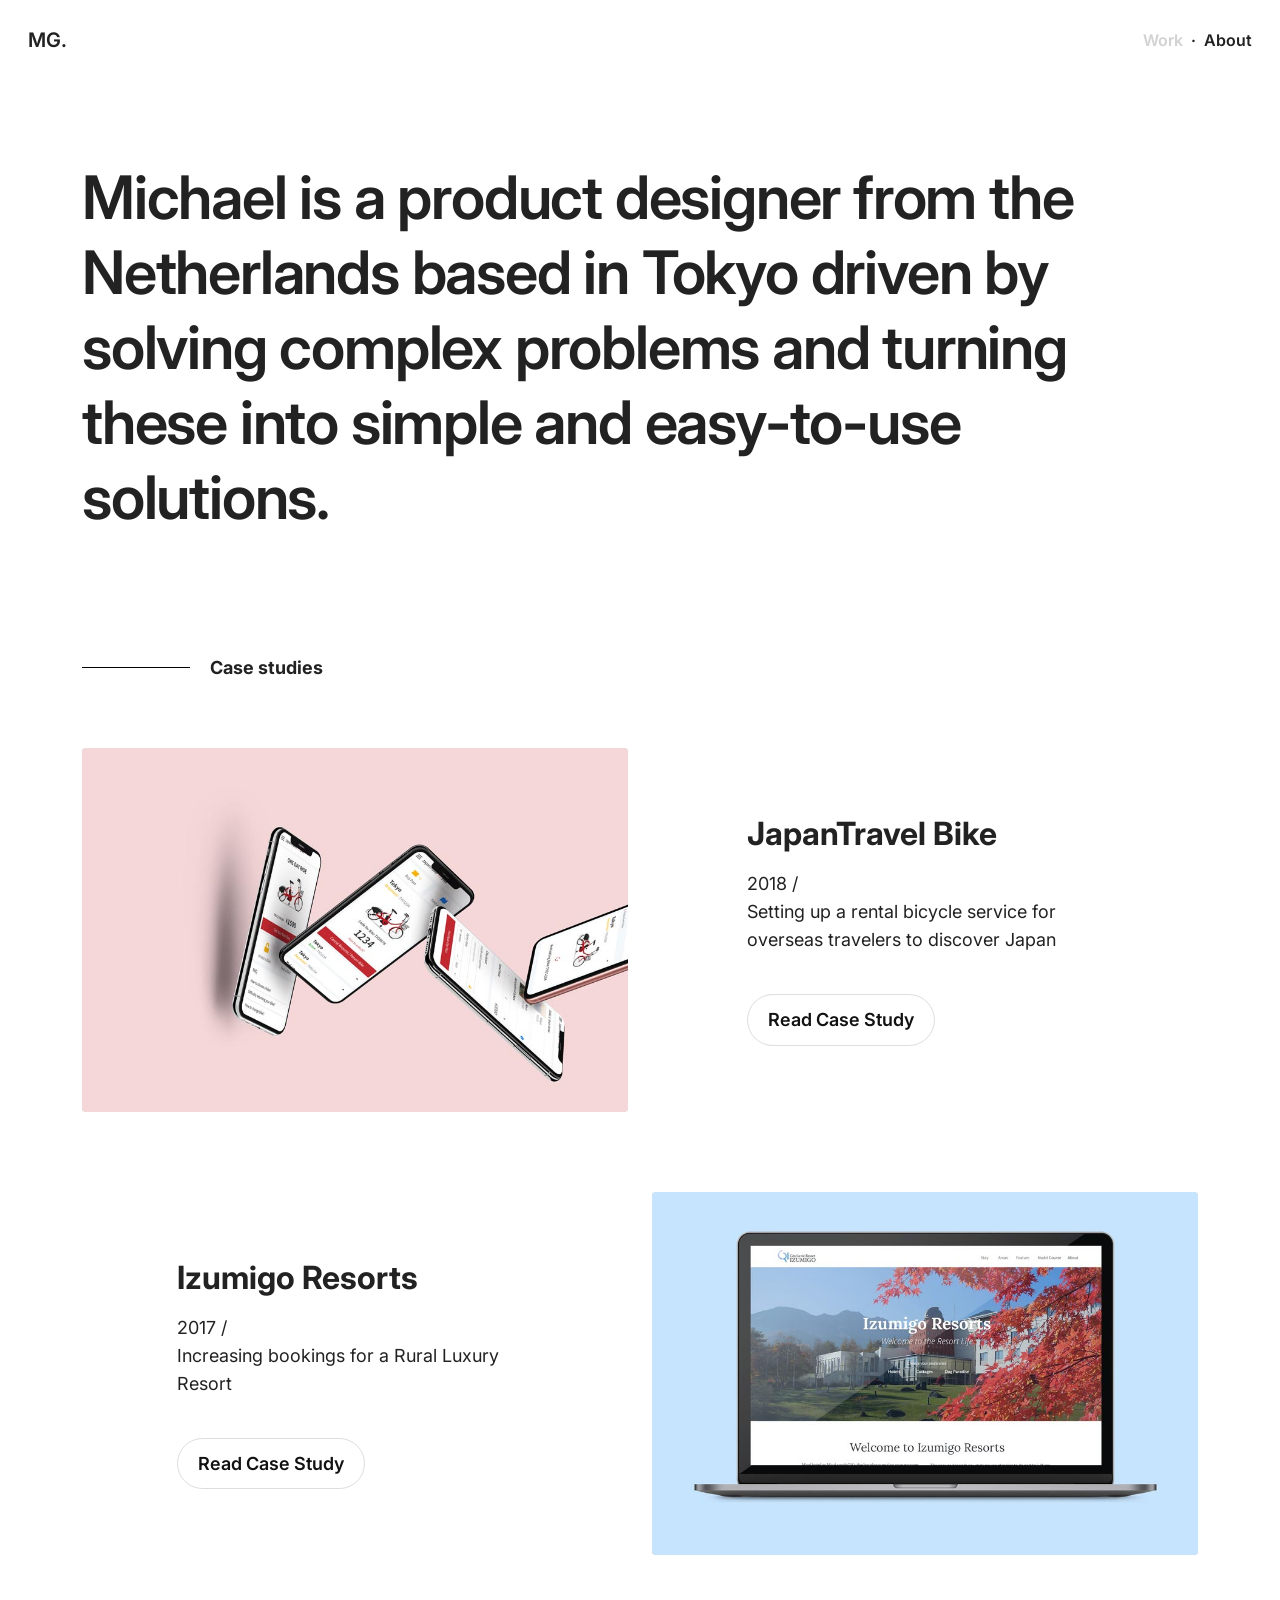
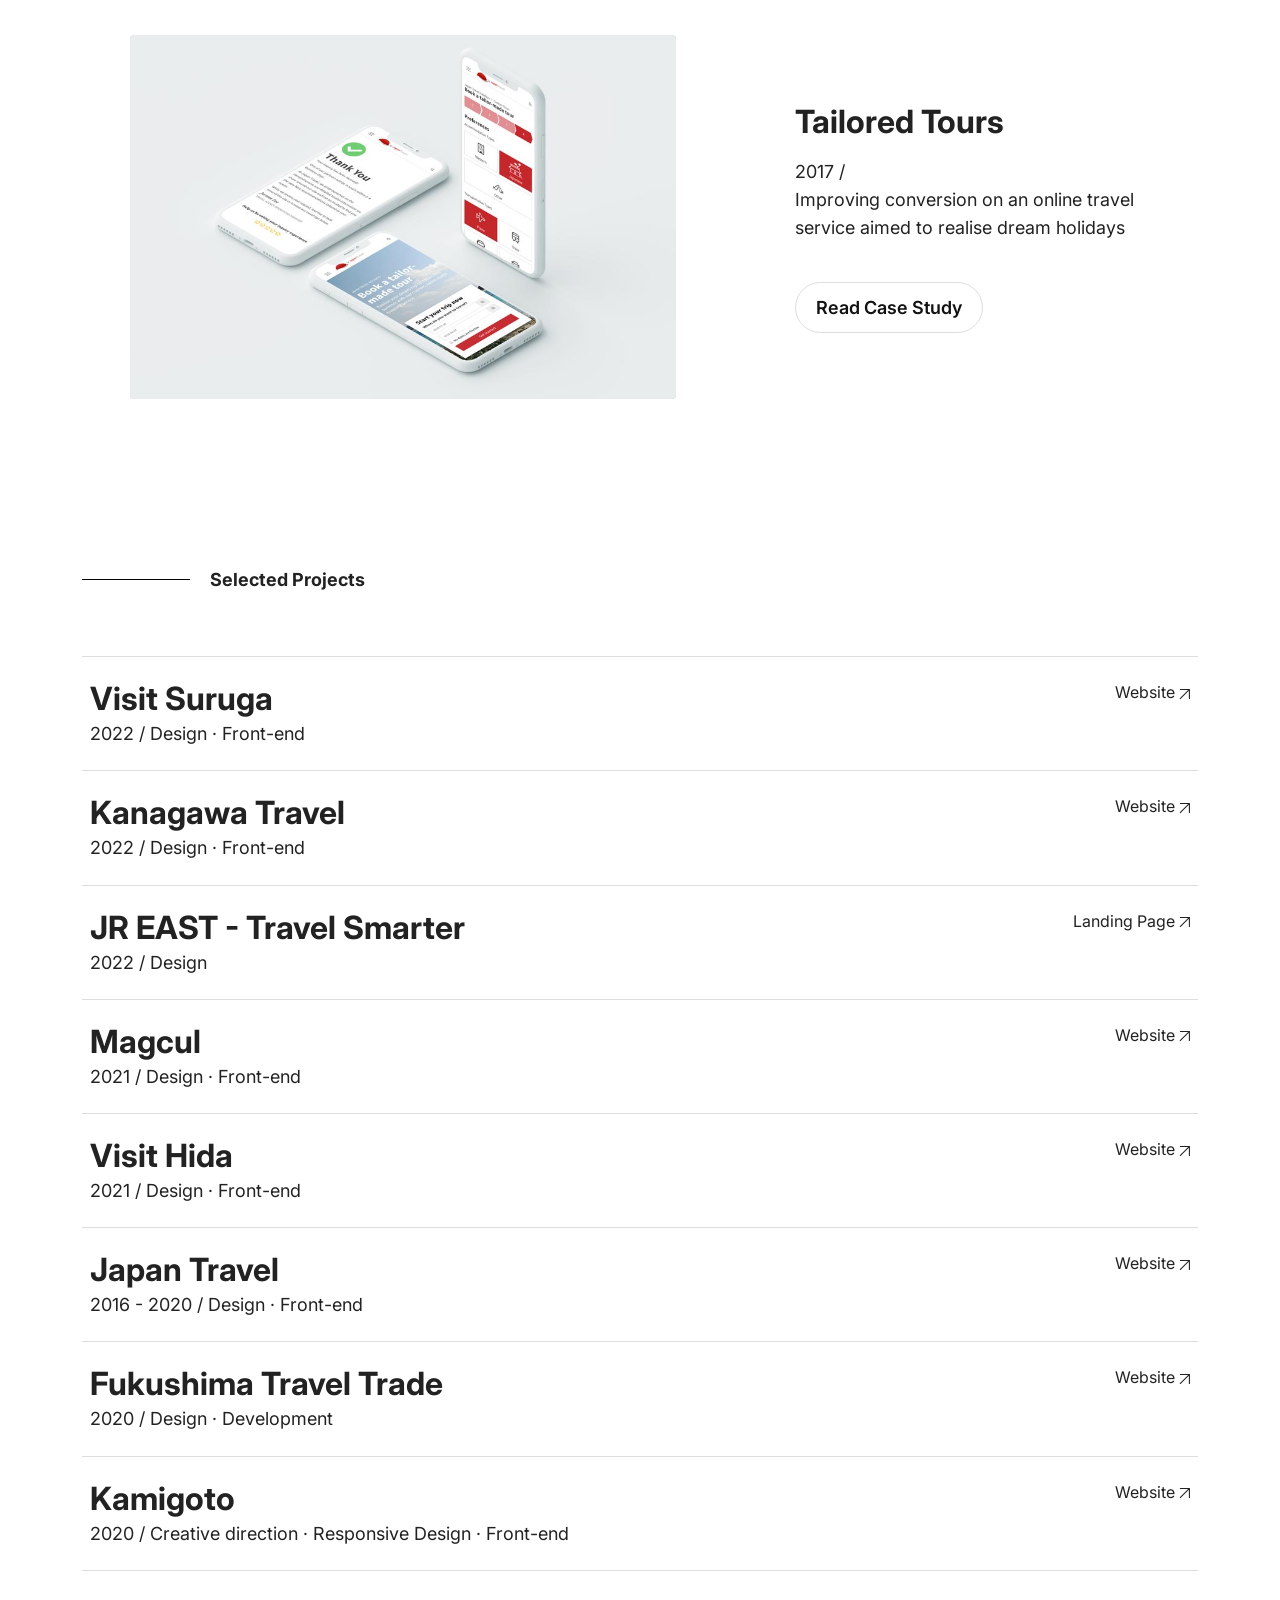
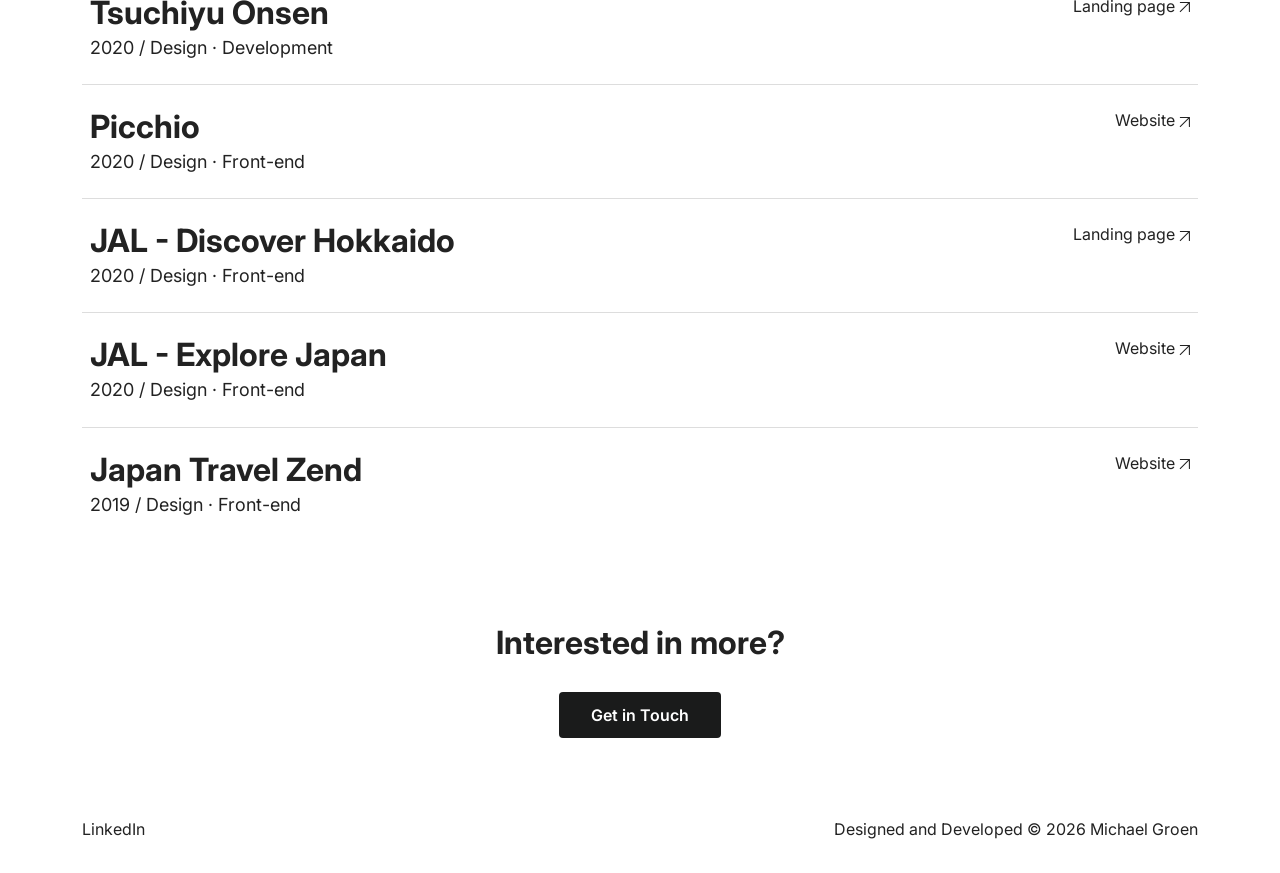
<file: index.html>
<!doctype html>
<html class="no-js" lang="en">

<head>
      <!-- Global site tag (gtag.js) - Google Analytics -->
  <script async src="https://www.googletagmanager.com/gtag/js?id=UA-145173156-1"></script>
  <script>
    window.dataLayer = window.dataLayer || [];
    function gtag(){dataLayer.push(arguments);}
    gtag('js', new Date());

    gtag('config', 'UA-145173156-1');
  </script>


  <link rel="preconnect" href="https://fonts.googleapis.com">
  <link rel="preconnect" href="https://fonts.gstatic.com" crossorigin>
  <link href="https://fonts.googleapis.com/css2?family=Inter:wght@200;400;500;600;700" rel="stylesheet">

  <meta charset="utf-8">
  <meta name="viewport" content="width=device-width, initial-scale=1">

  <title>Michael Groen - Product Design Portfolio</title>
  <meta name="description" content="Michael Groen is a Product Designer based in Tokyo. His aim is to create products that improve people's daily lives by making them accessible, intuitive and delightful.">

  <link rel="apple-touch-icon" href="apple-touch-icon.png">
  <link rel="shortcut icon" href="favicon.png">

  <link rel="stylesheet" href="css/main.css">

  <link rel="canonical" href="https://michaelgroen.com/">

  <!-- facebook -->
  <meta property="og:type" content="website">
  <meta property="og:site_name" content="Michael Groen - Product Designer Portfolio">
  <meta property="og:title" content="Michael Groen - Product Design Portfolio">
  <meta property="og:description" content="Michael Groen is a Product Designer based in Tokyo. His aim is to create products that improve people's daily lives by making them accessible, intuitive and delightful.">
  <meta property="og:url" content="https://michaelgroen.com/">
  <meta property="og:image" content="https://michaelgroen.com/img/mg-logo-black.png">

  <!-- twitter -->
  <meta name="twitter:card" content="summary">
  <meta name="twitter:site" content="@GroenMhg">
  <meta name="twitter:image:alt" content="Portfolio of Michael Groen, a Product Designer based in Tokyo.">
</head>

<body>
  <!-- Add your site or application content here -->
<header class="container-fluid">
  <nav>
    <a class="topnav__logo" href="index.html">MG.</a>
    <ul class="topnav">
      <li class="topnav__item topnav__item--active"><a href="index.html">Work</a></li>
      <li class="topnav__item "><a href="about.html">About</a></li>
    </ul>
  </nav>
</header>

<main>
  <section class="container pf-intro">
    <h1 class="pf-intro__copy heading">
      <span class="line">Michael is a product designer from the</span>
      <span class="line"> Netherlands based in Tokyo driven by️</span>
      <span class="line"> solving complex problems and turning these</span>
      <span class="line"> into simple and easy-to-use solutions.</span></h1>    
  </section>

  <section>
    <div class="container">
    <div class="text-right">
      <h2 class="pf-subtitle">Case studies</h2>
    </div>
      <ul class="case">
        <li class="case-item row">
          <div class="col-12 col-md-7 col-lg-6">
            <a class="case-item__image-link" href="jtbike.html" aria-label="Read JapanTravel Bike Case Study">
              <figure class="case-item__image">
                <div class="img-mask">
                  <img class="img-responsive" src="img/work-jtbike.jpg" alt="JapanTravel Bike Case Study">
                </div>
              </figure>
            </a>
          </div>
          <div class="col-12 col-md-5 col-lg-4 offset-lg-1 case-item__overview">
            <h2 class="case-item__title">JapanTravel Bike</h2>
            <p class="case-item__description"><span class="d-block">2018 /</span>Setting up a rental bicycle service for overseas travelers to discover Japan</p>
            <div><a class="case-item__link" href="jtbike.html">Read Case Study</a></div>
          </div>
        </li>
        <li class="case-item row justify-center">
          <div class="col-xs-12 col-md-7 col-lg-6 offset-lg-1">
            <a class="case-item__image-link" href="izumigo.html" aria-label="Read Izumigo Case Study">
              <figure class="case-item__image">
                <div class="img-mask">
                  <img class="img-responsive" src="img/work-izumigo.jpg" alt="Izumigo Resorts Case Study">
                </div>
              </figure>
            </a>
          </div>
          <div class="col-12 col-md-5 col-lg-4 offset-lg-1 case-item__overview">
            <h2 class="case-item__title">Izumigo Resorts</h2>
            <p class="case-item__description"><span class="d-block">2017 /</span> Increasing bookings for a Rural Luxury Resort</p>
            <div class="case-item__cta">
              <a  href="izumigo.html" class="case-item__link">Read Case Study</a>
            </div>
          </div>
        </li>
        <li class="case-item row justify-center">
          <div class="col-12 col-md-7 col-lg-6">
            <a class="case-item__image-link" href="tailored-tours.html" aria-label="Read Tailored Tours Case Study">
              <figure class="case-item__image">
                <div class="img-mask">
                  <img class="img-responsive" src="img/work-tours.jpg" alt="Tailored Tours Case Study">
                </div>
              </figure>
            </a>
          </div>
          <div class="col-xs-12 col-md-5 col-lg-4 offset-lg-1 case-item__overview">
            <h2 class="case-item__title">Tailored Tours</h2>
            <p class="case-item__description"><span class="d-block">2017 /</span>Improving conversion on an online travel service aimed to realise dream holidays</p>
            <div>
              <a href="tailored-tours.html" class="case-item__link case-item__link">Read Case Study</a>
            </div>
          </div>
        </li>
      </ul>
  </section>



  <section class="container pf-projects">
    <div class="text-right">
      <h2 class="pf-subtitle">Selected Projects</h2>
    </div>
    <ul class="pf-project">
      <li class="pf-project__item">
  <a href="https://www.visit-suruga.com/en" target="_blank" rel="noopener" class="link">
    <div>
      <h3 class="pf-project__title">Visit Suruga</h3>
      <p class="pf-project__meta">2022 / Design · Front-end</p>
    </div>
    <span><span class="d-none d-md-inline">Website </span><span><svg width="11" height="12" viewBox="0 0 11 12" fill="none" xmlns="http://www.w3.org/2000/svg">
<path d="M0.855835 1.30989V1.61925C0.855835 1.84022 1.01051 1.9949 1.23149 1.9949H9.09805L0.811641 10.2813C0.656961 10.436 0.679058 10.6791 0.811641 10.8116L1.03261 11.0326C1.18729 11.1873 1.40826 11.1873 1.56294 11.0326L9.84935 2.7462L9.87145 10.6349C9.87145 10.8558 10.0261 11.0105 10.2471 11.0105H10.5565C10.7774 11.0105 10.9321 10.8558 10.9321 10.6349V1.30989C10.9321 1.08892 10.7774 0.934243 10.5565 0.934243H1.23149C1.01051 0.934243 0.855835 1.08892 0.855835 1.30989Z" fill="currentColor"/>
</svg></span></span>
  </a>

</li>
      <li class="pf-project__item">
  <a href="https://trip.pref.kanagawa.jp/" target="_blank" rel="noopener" class="link">
    <div>
      <h3 class="pf-project__title">Kanagawa Travel</h3>
      <p class="pf-project__meta">2022 / Design · Front-end</p>
    </div>
    <span><span class="d-none d-md-inline">Website </span><span><svg width="11" height="12" viewBox="0 0 11 12" fill="none" xmlns="http://www.w3.org/2000/svg">
<path d="M0.855835 1.30989V1.61925C0.855835 1.84022 1.01051 1.9949 1.23149 1.9949H9.09805L0.811641 10.2813C0.656961 10.436 0.679058 10.6791 0.811641 10.8116L1.03261 11.0326C1.18729 11.1873 1.40826 11.1873 1.56294 11.0326L9.84935 2.7462L9.87145 10.6349C9.87145 10.8558 10.0261 11.0105 10.2471 11.0105H10.5565C10.7774 11.0105 10.9321 10.8558 10.9321 10.6349V1.30989C10.9321 1.08892 10.7774 0.934243 10.5565 0.934243H1.23149C1.01051 0.934243 0.855835 1.08892 0.855835 1.30989Z" fill="currentColor"/>
</svg></span></span>
  </a>
</li>
      <li class="pf-project__item">
  <a href="https://www.jreast.co.jp/e/campaign/jreastpass/" target="_blank" rel="noopener" class="link">
    <div>
      <h3 class="pf-project__title">JR EAST - Travel Smarter</h3>
      <p class="pf-project__meta">2022 / Design</p>
    </div>
    <span><span class="d-none d-md-inline">Landing Page </span><span><svg width="11" height="12" viewBox="0 0 11 12" fill="none" xmlns="http://www.w3.org/2000/svg">
<path d="M0.855835 1.30989V1.61925C0.855835 1.84022 1.01051 1.9949 1.23149 1.9949H9.09805L0.811641 10.2813C0.656961 10.436 0.679058 10.6791 0.811641 10.8116L1.03261 11.0326C1.18729 11.1873 1.40826 11.1873 1.56294 11.0326L9.84935 2.7462L9.87145 10.6349C9.87145 10.8558 10.0261 11.0105 10.2471 11.0105H10.5565C10.7774 11.0105 10.9321 10.8558 10.9321 10.6349V1.30989C10.9321 1.08892 10.7774 0.934243 10.5565 0.934243H1.23149C1.01051 0.934243 0.855835 1.08892 0.855835 1.30989Z" fill="currentColor"/>
</svg></span></span>
  </a>
</li>
      <li class="pf-project__item">
  <a href="https://magcul.net/" target="_blank" rel="noopener" class="link">
    <div>
      <h3 class="pf-project__title">Magcul</h3>
      <p class="pf-project__meta">2021 / Design · Front-end</p>
    </div>
    <span><span class="d-none d-md-inline">Website </span><span><svg width="11" height="12" viewBox="0 0 11 12" fill="none" xmlns="http://www.w3.org/2000/svg">
<path d="M0.855835 1.30989V1.61925C0.855835 1.84022 1.01051 1.9949 1.23149 1.9949H9.09805L0.811641 10.2813C0.656961 10.436 0.679058 10.6791 0.811641 10.8116L1.03261 11.0326C1.18729 11.1873 1.40826 11.1873 1.56294 11.0326L9.84935 2.7462L9.87145 10.6349C9.87145 10.8558 10.0261 11.0105 10.2471 11.0105H10.5565C10.7774 11.0105 10.9321 10.8558 10.9321 10.6349V1.30989C10.9321 1.08892 10.7774 0.934243 10.5565 0.934243H1.23149C1.01051 0.934243 0.855835 1.08892 0.855835 1.30989Z" fill="currentColor"/>
</svg></span></span>
  </a>
</li>
      <li class="pf-project__item">
  <a href="https://hida.travel/" target="_blank" rel="noopener" class="link">
    <div>
      <h3 class="pf-project__title">Visit Hida</h3>
      <p class="pf-project__meta">2021 / Design · Front-end</p>
    </div>
    <span><span class="d-none d-md-inline">Website </span><span><svg width="11" height="12" viewBox="0 0 11 12" fill="none" xmlns="http://www.w3.org/2000/svg">
<path d="M0.855835 1.30989V1.61925C0.855835 1.84022 1.01051 1.9949 1.23149 1.9949H9.09805L0.811641 10.2813C0.656961 10.436 0.679058 10.6791 0.811641 10.8116L1.03261 11.0326C1.18729 11.1873 1.40826 11.1873 1.56294 11.0326L9.84935 2.7462L9.87145 10.6349C9.87145 10.8558 10.0261 11.0105 10.2471 11.0105H10.5565C10.7774 11.0105 10.9321 10.8558 10.9321 10.6349V1.30989C10.9321 1.08892 10.7774 0.934243 10.5565 0.934243H1.23149C1.01051 0.934243 0.855835 1.08892 0.855835 1.30989Z" fill="currentColor"/>
</svg></span></span>
  </a>
</li>
<!-- <li class="pf-project__item">
  <span href="#" target="_blank" rel="noopener" class="link">
    <div>
      <h3 class="pf-project__title">Ota Tokyo</h3>
      <p class="pf-project__meta">2021 / Design · Front-end</p>
    </div>
    <span><span class="d-none d-md-inline">Offline </span></span>
  </span>
</li> -->
      <li class="pf-project__item">
  <a href="https://japantravel.com/" target="_blank" rel="noopener" class="link">
    <div>
      <h3 class="pf-project__title">Japan Travel</h3>
      <p class="pf-project__meta">2016 - 2020 / Design · Front-end</p>
    </div>
    <span><span class="d-none d-md-inline">Website </span><span><svg width="11" height="12" viewBox="0 0 11 12" fill="none" xmlns="http://www.w3.org/2000/svg">
<path d="M0.855835 1.30989V1.61925C0.855835 1.84022 1.01051 1.9949 1.23149 1.9949H9.09805L0.811641 10.2813C0.656961 10.436 0.679058 10.6791 0.811641 10.8116L1.03261 11.0326C1.18729 11.1873 1.40826 11.1873 1.56294 11.0326L9.84935 2.7462L9.87145 10.6349C9.87145 10.8558 10.0261 11.0105 10.2471 11.0105H10.5565C10.7774 11.0105 10.9321 10.8558 10.9321 10.6349V1.30989C10.9321 1.08892 10.7774 0.934243 10.5565 0.934243H1.23149C1.01051 0.934243 0.855835 1.08892 0.855835 1.30989Z" fill="currentColor"/>
</svg></span></span>
  </a>
</li>
      <li class="pf-project__item">
  <a href="https://fukushima.travel/travel-trade/" target="_blank" rel="noopener" class="link">
    <div>
      <h3 class="pf-project__title">Fukushima Travel Trade</h3>
      <p class="pf-project__meta">2020 / Design · Development</p>
    </div>
    <span><span class="d-none d-md-inline">Website </span><span><svg width="11" height="12" viewBox="0 0 11 12" fill="none" xmlns="http://www.w3.org/2000/svg">
<path d="M0.855835 1.30989V1.61925C0.855835 1.84022 1.01051 1.9949 1.23149 1.9949H9.09805L0.811641 10.2813C0.656961 10.436 0.679058 10.6791 0.811641 10.8116L1.03261 11.0326C1.18729 11.1873 1.40826 11.1873 1.56294 11.0326L9.84935 2.7462L9.87145 10.6349C9.87145 10.8558 10.0261 11.0105 10.2471 11.0105H10.5565C10.7774 11.0105 10.9321 10.8558 10.9321 10.6349V1.30989C10.9321 1.08892 10.7774 0.934243 10.5565 0.934243H1.23149C1.01051 0.934243 0.855835 1.08892 0.855835 1.30989Z" fill="currentColor"/>
</svg></span></span>
  </a>
</li>
      <li class="pf-project__item">
  <a href="https://visit-kamigoto.com/" target="_blank" rel="noopener" class="link">
    <div>
      <h3 class="pf-project__title">Kamigoto</h3>
      <p class="pf-project__meta">2020 / Creative direction · Responsive Design · Front-end</p>
    </div>
    <span><span class="d-none d-md-inline">Website </span><span><svg width="11" height="12" viewBox="0 0 11 12" fill="none" xmlns="http://www.w3.org/2000/svg">
<path d="M0.855835 1.30989V1.61925C0.855835 1.84022 1.01051 1.9949 1.23149 1.9949H9.09805L0.811641 10.2813C0.656961 10.436 0.679058 10.6791 0.811641 10.8116L1.03261 11.0326C1.18729 11.1873 1.40826 11.1873 1.56294 11.0326L9.84935 2.7462L9.87145 10.6349C9.87145 10.8558 10.0261 11.0105 10.2471 11.0105H10.5565C10.7774 11.0105 10.9321 10.8558 10.9321 10.6349V1.30989C10.9321 1.08892 10.7774 0.934243 10.5565 0.934243H1.23149C1.01051 0.934243 0.855835 1.08892 0.855835 1.30989Z" fill="currentColor"/>
</svg></span></span>
  </a>
</li>
      <li class="pf-project__item">
  <a href="https://www.tcy.jp/th/lp/index-en.html" target="_blank" rel="noopener" class="link">
    <div>
      <h3 class="pf-project__title">Tsuchiyu Onsen</h3>
      <p class="pf-project__meta">2020 / Design · Development</p>
    </div>
    <span><span class="d-none d-md-inline">Landing page </span><span><svg width="11" height="12" viewBox="0 0 11 12" fill="none" xmlns="http://www.w3.org/2000/svg">
<path d="M0.855835 1.30989V1.61925C0.855835 1.84022 1.01051 1.9949 1.23149 1.9949H9.09805L0.811641 10.2813C0.656961 10.436 0.679058 10.6791 0.811641 10.8116L1.03261 11.0326C1.18729 11.1873 1.40826 11.1873 1.56294 11.0326L9.84935 2.7462L9.87145 10.6349C9.87145 10.8558 10.0261 11.0105 10.2471 11.0105H10.5565C10.7774 11.0105 10.9321 10.8558 10.9321 10.6349V1.30989C10.9321 1.08892 10.7774 0.934243 10.5565 0.934243H1.23149C1.01051 0.934243 0.855835 1.08892 0.855835 1.30989Z" fill="currentColor"/>
</svg></span></span>
  </a>
</li>
      <li class="pf-project__item">
  <a href="https://www.wildlife-picchio.com/" target="_blank" rel="noopener" class="link">
    <div>
      <h3 class="pf-project__title">Picchio</h3>
      <p class="pf-project__meta">2020 / Design · Front-end</p>
    </div>
    <span><span class="d-none d-md-inline">Website </span><span><svg width="11" height="12" viewBox="0 0 11 12" fill="none" xmlns="http://www.w3.org/2000/svg">
<path d="M0.855835 1.30989V1.61925C0.855835 1.84022 1.01051 1.9949 1.23149 1.9949H9.09805L0.811641 10.2813C0.656961 10.436 0.679058 10.6791 0.811641 10.8116L1.03261 11.0326C1.18729 11.1873 1.40826 11.1873 1.56294 11.0326L9.84935 2.7462L9.87145 10.6349C9.87145 10.8558 10.0261 11.0105 10.2471 11.0105H10.5565C10.7774 11.0105 10.9321 10.8558 10.9321 10.6349V1.30989C10.9321 1.08892 10.7774 0.934243 10.5565 0.934243H1.23149C1.01051 0.934243 0.855835 1.08892 0.855835 1.30989Z" fill="currentColor"/>
</svg></span></span>
  </a>

</li>
      <li class="pf-project__item">
  <a href="https://jal.japantravel.com/feature/hokkaido" target="_blank" rel="noopener" class="link">
    <div>
      <h3 class="pf-project__title">JAL - Discover Hokkaido</h3>
      <p class="pf-project__meta">2020 / Design · Front-end</p>
    </div>
    <span><span class="d-none d-md-inline">Landing page </span><span><svg width="11" height="12" viewBox="0 0 11 12" fill="none" xmlns="http://www.w3.org/2000/svg">
<path d="M0.855835 1.30989V1.61925C0.855835 1.84022 1.01051 1.9949 1.23149 1.9949H9.09805L0.811641 10.2813C0.656961 10.436 0.679058 10.6791 0.811641 10.8116L1.03261 11.0326C1.18729 11.1873 1.40826 11.1873 1.56294 11.0326L9.84935 2.7462L9.87145 10.6349C9.87145 10.8558 10.0261 11.0105 10.2471 11.0105H10.5565C10.7774 11.0105 10.9321 10.8558 10.9321 10.6349V1.30989C10.9321 1.08892 10.7774 0.934243 10.5565 0.934243H1.23149C1.01051 0.934243 0.855835 1.08892 0.855835 1.30989Z" fill="currentColor"/>
</svg></span></span>
  </a>

</li>
      <li class="pf-project__item">
  <a href="https://jal.japantravel.com/" target="_blank" rel="noopener" class="link">
    <div>
      <h3 class="pf-project__title">JAL - Explore Japan</h3>
      <p class="pf-project__meta">2020 / Design · Front-end</p>
    </div>
    <span><span class="d-none d-md-inline">Website </span><span><svg width="11" height="12" viewBox="0 0 11 12" fill="none" xmlns="http://www.w3.org/2000/svg">
<path d="M0.855835 1.30989V1.61925C0.855835 1.84022 1.01051 1.9949 1.23149 1.9949H9.09805L0.811641 10.2813C0.656961 10.436 0.679058 10.6791 0.811641 10.8116L1.03261 11.0326C1.18729 11.1873 1.40826 11.1873 1.56294 11.0326L9.84935 2.7462L9.87145 10.6349C9.87145 10.8558 10.0261 11.0105 10.2471 11.0105H10.5565C10.7774 11.0105 10.9321 10.8558 10.9321 10.6349V1.30989C10.9321 1.08892 10.7774 0.934243 10.5565 0.934243H1.23149C1.01051 0.934243 0.855835 1.08892 0.855835 1.30989Z" fill="currentColor"/>
</svg></span></span>
  </a>

</li>
<!--       <li class="pf-project__item">
  <a href="https://hilton100.japantravel.com/" target="_blank" rel="noopener" class="link">
    <div>
      <h3 class="pf-project__title">Hilton - 100 years of hospitality</h3>
      <p class="pf-project__meta">2019 / Design · Front-end</p>
    </div>
    <span><span class="d-none d-md-inline">Offline </span><span><svg width="11" height="12" viewBox="0 0 11 12" fill="none" xmlns="http://www.w3.org/2000/svg">
<path d="M0.855835 1.30989V1.61925C0.855835 1.84022 1.01051 1.9949 1.23149 1.9949H9.09805L0.811641 10.2813C0.656961 10.436 0.679058 10.6791 0.811641 10.8116L1.03261 11.0326C1.18729 11.1873 1.40826 11.1873 1.56294 11.0326L9.84935 2.7462L9.87145 10.6349C9.87145 10.8558 10.0261 11.0105 10.2471 11.0105H10.5565C10.7774 11.0105 10.9321 10.8558 10.9321 10.6349V1.30989C10.9321 1.08892 10.7774 0.934243 10.5565 0.934243H1.23149C1.01051 0.934243 0.855835 1.08892 0.855835 1.30989Z" fill="currentColor"/>
</svg></span></span>
  </a>

</li> -->
      <li class="pf-project__item">
  <a href="https://zend.japantravel.com/" target="_blank" rel="noopener" class="link">
    <div>
      <h3 class="pf-project__title">Japan Travel Zend</h3>
      <p class="pf-project__meta">2019 / Design · Front-end</p>
    </div>
    <span><span class="d-none d-md-inline">Website </span><span><svg width="11" height="12" viewBox="0 0 11 12" fill="none" xmlns="http://www.w3.org/2000/svg">
<path d="M0.855835 1.30989V1.61925C0.855835 1.84022 1.01051 1.9949 1.23149 1.9949H9.09805L0.811641 10.2813C0.656961 10.436 0.679058 10.6791 0.811641 10.8116L1.03261 11.0326C1.18729 11.1873 1.40826 11.1873 1.56294 11.0326L9.84935 2.7462L9.87145 10.6349C9.87145 10.8558 10.0261 11.0105 10.2471 11.0105H10.5565C10.7774 11.0105 10.9321 10.8558 10.9321 10.6349V1.30989C10.9321 1.08892 10.7774 0.934243 10.5565 0.934243H1.23149C1.01051 0.934243 0.855835 1.08892 0.855835 1.30989Z" fill="currentColor"/>
</svg></span></span>
  </a>

</li>
      
    </ul>
  </section>

  <section class="projects-cta">
    <div class="container">
      <div class="d-flex justify-center text-center">
        <h2 class="projects-cta__title">Interested in more?</h2>
        <a class="projects-cta__button button" href="https://www.linkedin.com/in/groenmhg/" target="_blank" rel="noopener">Get in Touch</a>
      </div>
    </div>
  </section>
</main>

        <footer class="container">
    <div class="row">
      <div class="col-12 col-md-5">
        <ul class="footer-list">
          <li class="footer-list__item"><a href="https://www.linkedin.com/in/groenmhg/" target="_blank" rel="noopener">LinkedIn</a></li>
        </ul>
      </div>
      <div class="col-12 col-md-7">
        <div class="footer__credit">Designed and Developed © <span id="year"></span> Michael Groen</div>
      </div>
    </div>
  </footer>
  <script src="https://cdnjs.cloudflare.com/ajax/libs/gsap/3.10.4/gsap.min.js"></script>

<script src="./js/main.js"></script>




</body>
</html>
</file>
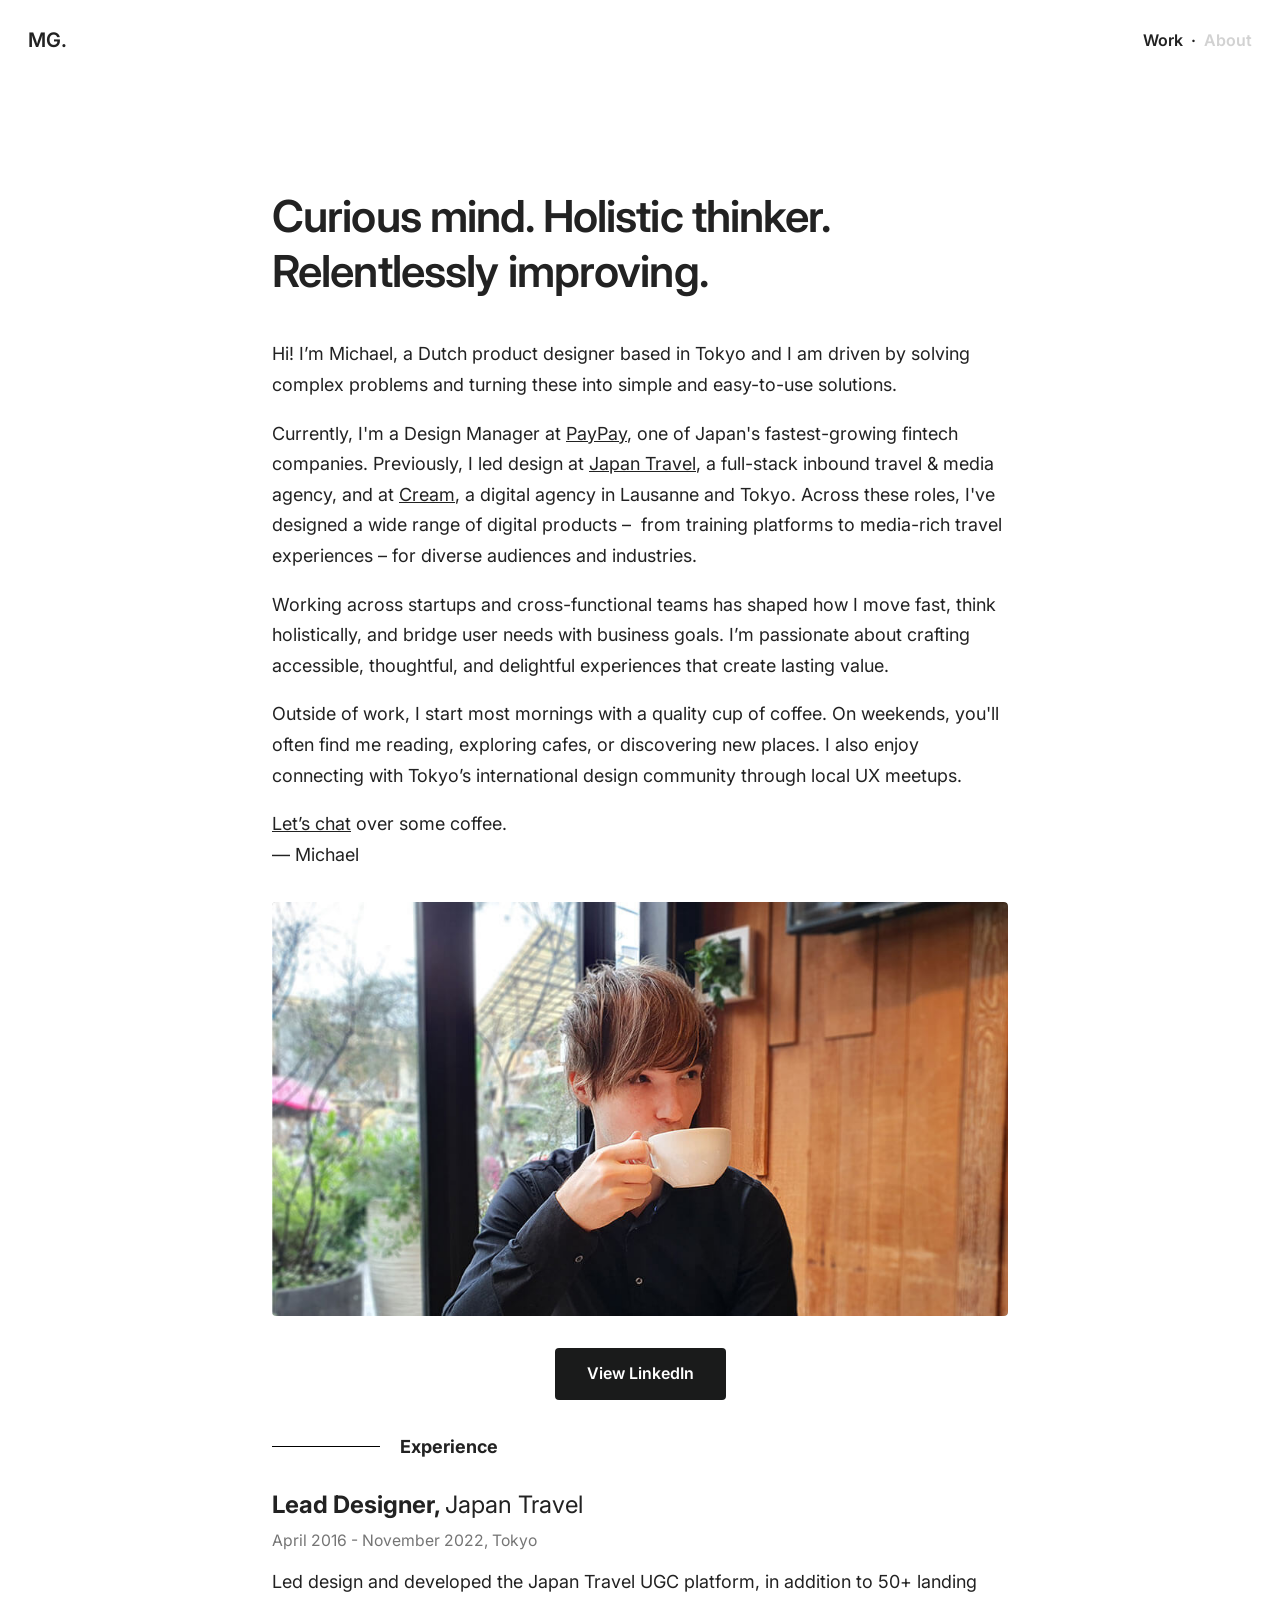
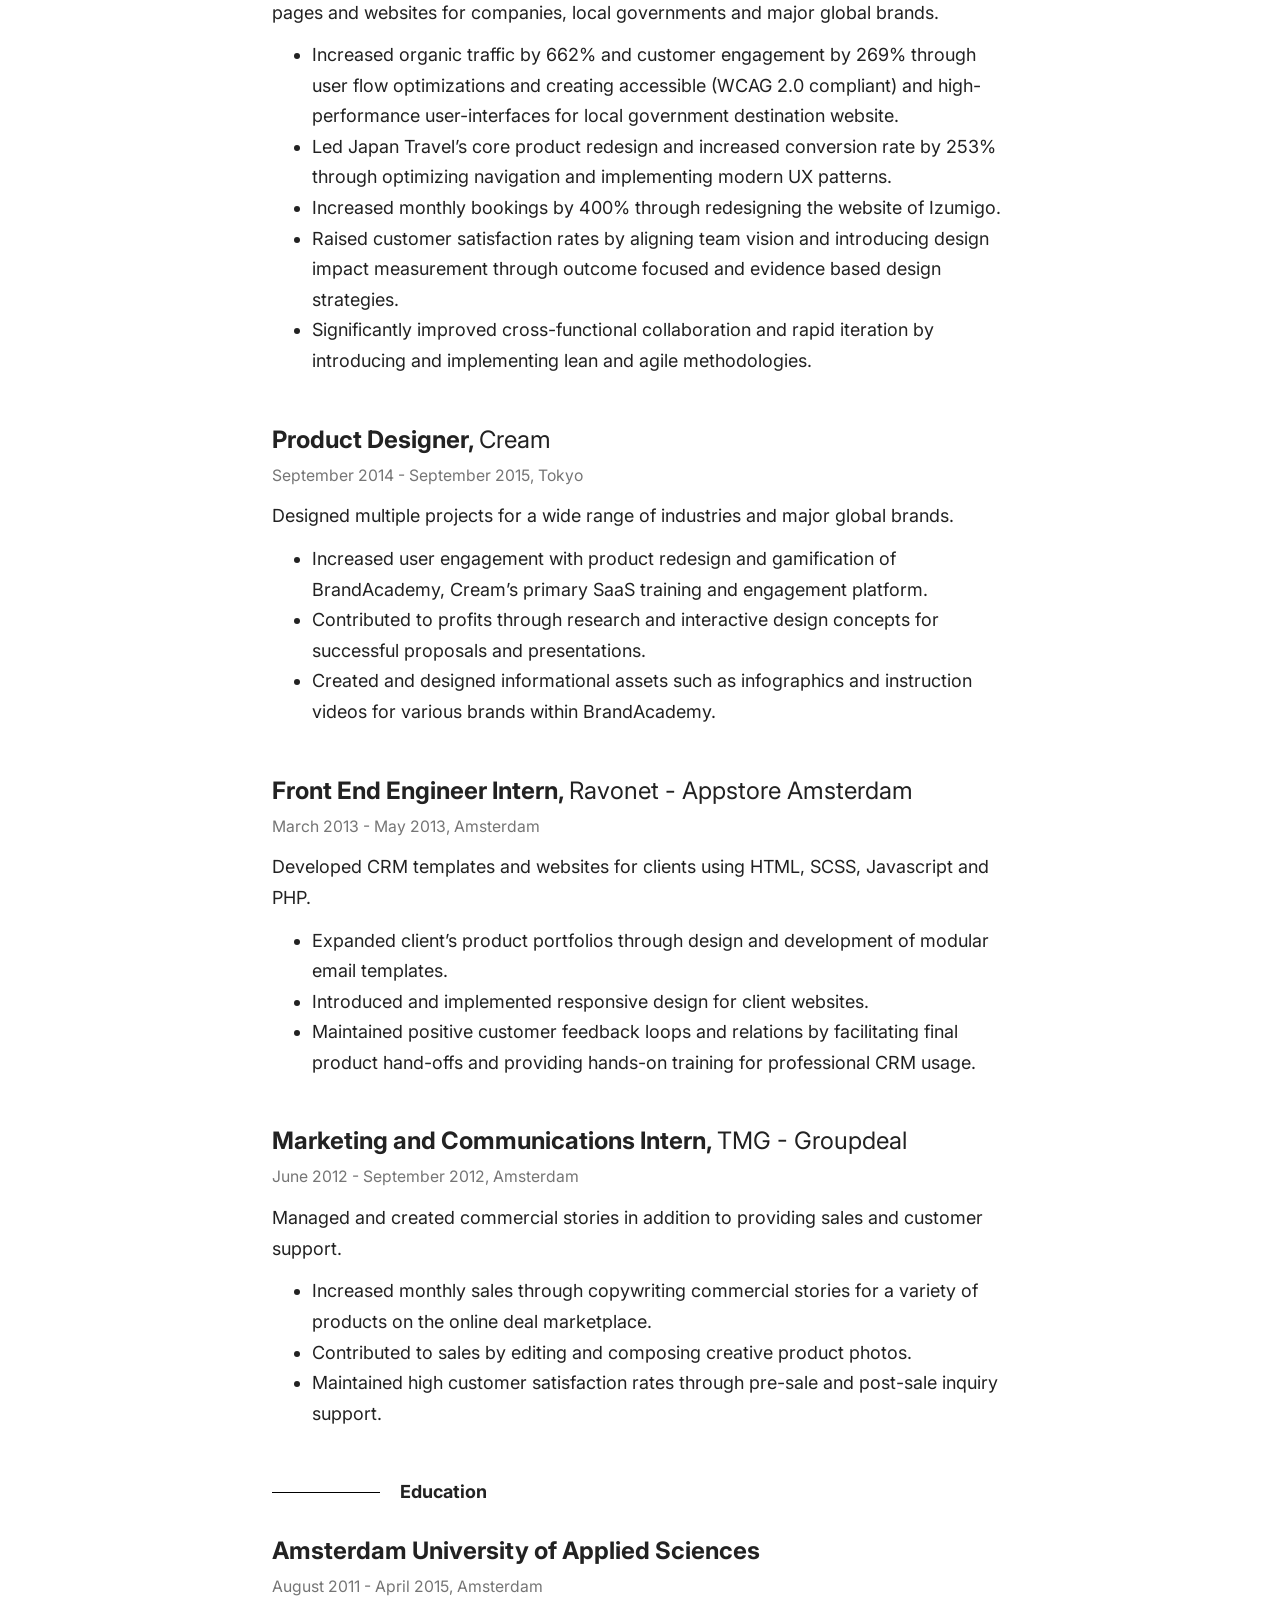
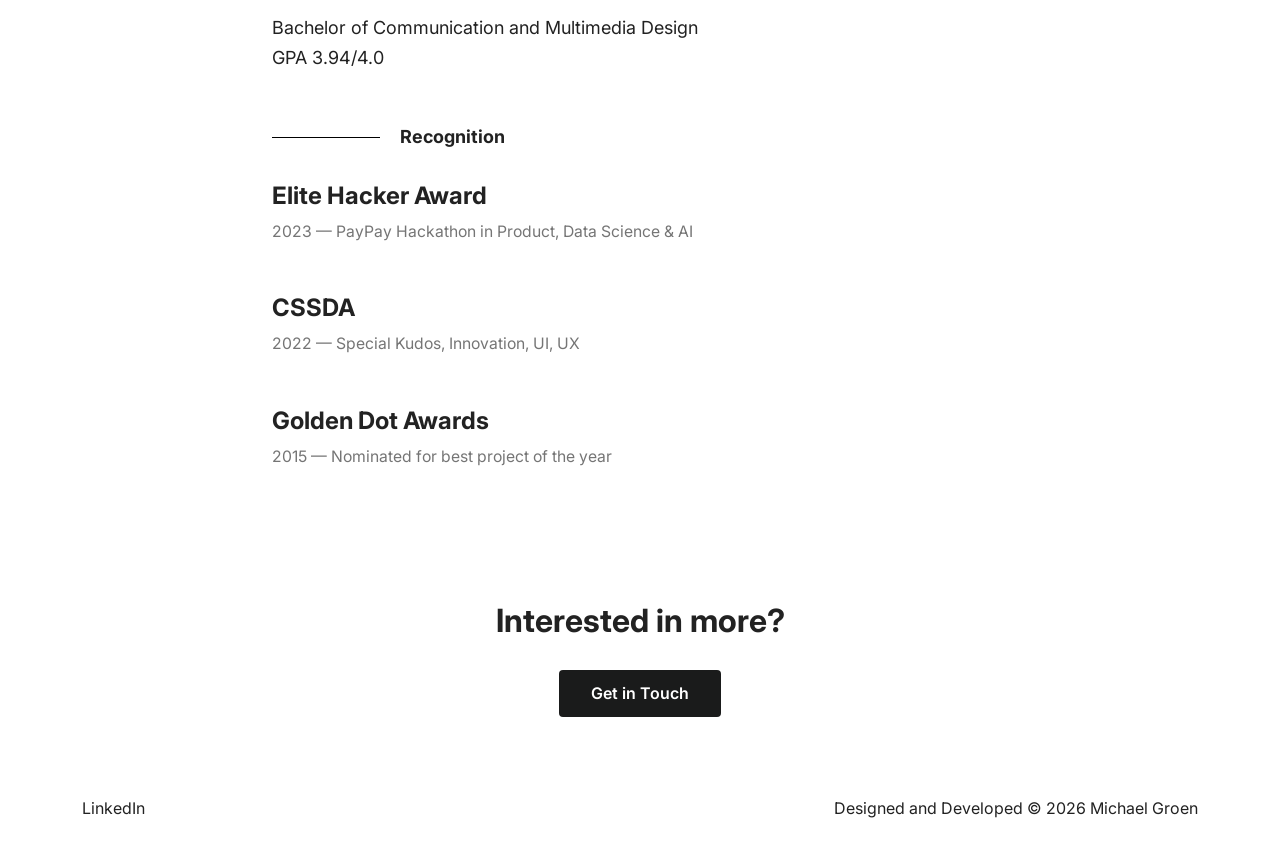
<file: about.html>
<!doctype html>
<html class="no-js" lang="en">

<head>
        <!-- Global site tag (gtag.js) - Google Analytics -->
  <script async src="https://www.googletagmanager.com/gtag/js?id=UA-145173156-1"></script>
  <script>
    window.dataLayer = window.dataLayer || [];
    function gtag(){dataLayer.push(arguments);}
    gtag('js', new Date());

    gtag('config', 'UA-145173156-1');
  </script>


  <link rel="preconnect" href="https://fonts.googleapis.com">
  <link rel="preconnect" href="https://fonts.gstatic.com" crossorigin>
  <link href="https://fonts.googleapis.com/css2?family=Inter:wght@200;400;500;600;700" rel="stylesheet">

  <meta charset="utf-8">
  <meta name="viewport" content="width=device-width, initial-scale=1">

  <title>About Michael Groen - Product Design Portfolio</title>
  <meta name="description" content="Michael Groen is a Product Designer based in Tokyo. He's an avid reader and doer, thrives on learning new things and is driven by curiosity.">

  <link rel="apple-touch-icon" href="apple-touch-icon.png">
  <link rel="shortcut icon" href="favicon.png">

  <link rel="stylesheet" href="css/main.css">

  <link rel="canonical" href="https://michaelgroen.com/about.html">

  <!-- facebook -->
  <meta property="og:type" content="website">
  <meta property="og:site_name" content="Michael Groen - Product Designer Portfolio">
  <meta property="og:title" content="About Michael Groen - Product Design Portfolio">
  <meta property="og:description" content="Michael Groen is a Product Designer based in Tokyo. He's an avid reader and doer, thrives on learning new things and is driven by curiosity.">
  <meta property="og:url" content="https://michaelgroen.com/about.html">
  <meta property="og:image" content="https://michaelgroen.com/img/mg-aboutme.jpg">

  <!-- twitter -->
  <meta name="twitter:card" content="summary">
  <meta name="twitter:site" content="@GroenMhg">
  <meta name="twitter:image:alt" content="Portfolio of Michael Groen, a Product Designer based in Tokyo.">
</head>

<body>
  <!-- Add your site or application content here -->
<header class="container-fluid">
  <nav>
    <a class="topnav__logo" href="index.html">MG.</a>
    <ul class="topnav">
      <li class="topnav__item "><a href="index.html">Work</a></li>
      <li class="topnav__item topnav__item--active"><a href="about.html">About</a></li>
    </ul>
  </nav>
</header>

  <main>

    <section class="about">
      <div class="container">
        <div class="row">
          <div class="col col-md-10 offset-md-1 col-lg-8 offset-lg-2">
            <h1 class="about__title">Curious mind. Holistic thinker. Relentlessly improving.</h1>
            <p>Hi! I’m Michael, a Dutch product designer based in Tokyo and I am driven by solving complex problems and turning these into simple and easy-to-use solutions.</p>

            <p>Currently, I'm a Design Manager at <a href="https://paypay.ne.jp/" target="_blank" rel="noopener">PayPay</a>, one of Japan's fastest-growing fintech companies. Previously, I led design at <a href="https://en.japantravel.com" target="_blank" rel="noopener">Japan Travel</a>, a full-stack inbound travel & media agency,
            and at <a href="https://cream-touch.com" target="_blank" rel="noopener">Cream</a>, a digital agency in Lausanne and Tokyo. Across these roles, I've designed a wide range of digital products –  from training platforms to media-rich travel experiences – for diverse audiences and industries.</p>

            <p>Working across startups and cross-functional teams has shaped how I move fast, think holistically, and bridge user needs with business goals. I’m passionate about crafting accessible, thoughtful, and delightful experiences that create lasting value.</p>

            <p>Outside of work, I start most mornings with a quality cup of coffee. On weekends, you'll often find me reading, exploring cafes, or discovering new places. I also enjoy connecting with Tokyo’s international design community through local UX meetups.</p>

            <p><a href="https://www.linkedin.com/in/groenmhg/" target="_blank" rel="noopener">Let’s chat</a> over some coffee. <span class="d-block">— Michael</span></p>

            <figure>
              <div class="img-mask img-mask--169">
                <img class="img-responsive" src="img/mg-aboutme.jpg" alt="Michael Groen drinking his daily dose of coffee">
              </div>
            </figure>
          </div>
        </div>
      </div>    
    </section>

  <section class="experience">
    <div class="container">
      <div class="row">
        <div class="col col-md-10 offset-md-1 col-lg-8 offset-lg-2">
          <div class="experience-header row">
            <div class="experience-header__right">
              <a class="experience-header__button button" href="https://www.linkedin.com/in/groenmhg/" target="_blank" rel="noopener">View LinkedIn</a>
            </div>
            <h2 class="pf-subtitle pf-subtitle--about">Experience</h2>
          </div>
          <ul class="experience">
            <li class="experience__item">
              <h3 class="experience__title">Lead Designer, <span>Japan Travel</span></h3>
              <span class="experience__date">April 2016 - November 2022, Tokyo</span>

              <p class="experience__text">Led design and developed the Japan Travel UGC platform, in addition to 50+ landing pages and websites for companies, local governments and major global brands.</p>
              <ul class="experience__list">
                <li>Increased organic traffic by 662% and customer engagement by 269% through user flow optimizations and creating accessible (WCAG 2.0 compliant) and high-performance user-interfaces for local government destination website.</li>
                <li>Led Japan Travel’s core product redesign and increased conversion rate by 253% through optimizing navigation and implementing modern UX patterns.</li>
                <li>Increased monthly bookings by 400% through redesigning the website of Izumigo.</li>
                <li>Raised customer satisfaction rates by aligning team vision and introducing design impact measurement through outcome focused and evidence based design strategies.</li>
                <li>Significantly improved cross-functional collaboration and rapid iteration by introducing and implementing lean and agile methodologies.</li>
              </ul>

            </li>
            <li class="experience__item">
              <h3 class="experience__title">Product Designer, <span>Cream</span></h3>
              <span class="experience__date">September 2014 - September 2015, Tokyo</span>

              <p class="experience__text">Designed multiple projects for a wide range of industries and major global brands.</p>

              <ul class="experience__list">
                <li>Increased user engagement with product redesign and gamification of BrandAcademy, Cream’s primary SaaS training and engagement platform.</li>
                <li>Contributed to profits through research and interactive design concepts for successful proposals and presentations.</li>
                <li>Created and designed informational assets such as infographics and instruction videos for various brands within BrandAcademy.</li>
              </ul>

            </li>
            <li class="experience__item">
              <h3 class="experience__title">Front End Engineer Intern, <span>Ravonet - Appstore Amsterdam</span></h3>
              <span class="experience__date">March 2013 - May 2013, Amsterdam</span>

              <p class="experience__text">Developed CRM templates and websites for clients using HTML, SCSS, Javascript and PHP.</p>
              <ul class="experience__list">
                <li>Expanded client’s product portfolios through design and development of modular email templates.</li>
                <li>Introduced and implemented responsive design for client websites.</li>
                <li>Maintained positive customer feedback loops and relations by facilitating final product hand-offs and providing hands-on training for professional CRM usage.</li>
              </ul>
            </li>

            <li class="experience__item">
              <h3 class="experience__title">Marketing and Communications Intern, <span>TMG - Groupdeal</span></h3>
              <span class="experience__date">June 2012 - September 2012, Amsterdam</span>

              <p class="experience__text">Managed and created commercial stories in addition to providing sales and customer support.</p>
              <ul class="experience__list">
                <li>Increased monthly sales through copywriting commercial stories for a variety of products on the online deal marketplace.</li>
                <li>Contributed to sales by editing and composing creative product photos. </li>
                <li>Maintained high customer satisfaction rates through pre-sale and post-sale inquiry support.</li>
              </ul>
            </li>
          </ul>

          <h2 class="pf-subtitle pf-subtitle--about">Education</h2>
          <ul class="experience">
            <li class="experience__item">
              <h3 class="experience__title">Amsterdam University of Applied Sciences</h3>
              <span class="experience__date">August 2011 - April 2015, Amsterdam</span>

              <p class="experience__text">Bachelor of Communication and Multimedia Design
              <span>GPA 3.94/4.0</span></p>
            </li>
          </ul>

          <h2 class="pf-subtitle pf-subtitle--about">Recognition</h2>
          <ul class="experience">
            <li class="experience__item">
              <h3 class="experience__title">Elite Hacker Award</h3>
              <span class="experience__date">2023 — PayPay Hackathon in Product, Data Science & AI</span>
            </li>
            <li class="experience__item">
              <h3 class="experience__title">CSSDA</h3>
              <span class="experience__date">2022 — Special Kudos, Innovation, UI, UX</span>
            </li>
            <li class="experience__item">
              <h3 class="experience__title">Golden Dot Awards</h3>
              <span class="experience__date">2015 — Nominated for best project of the year</span>
            </li>
          </ul>
      </div>
    </div>
  </section>

  <section class="projects-cta">
    <div class="container">
      <div class="d-flex justify-center text-center">
        <h2 class="projects-cta__title">Interested in more?</h2>
        <a class="projects-cta__button button" href="https://www.linkedin.com/in/groenmhg/" target="_blank" rel="noopener">Get in Touch</a>
      </div>
    </div>
  </section>

  </main>
    <footer class="container">
    <div class="row">
      <div class="col-12 col-md-5">
        <ul class="footer-list">
          <li class="footer-list__item"><a href="https://www.linkedin.com/in/groenmhg/" target="_blank" rel="noopener">LinkedIn</a></li>
        </ul>
      </div>
      <div class="col-12 col-md-7">
        <div class="footer__credit">Designed and Developed © <span id="year"></span> Michael Groen</div>
      </div>
    </div>
  </footer>
  <script src="https://cdnjs.cloudflare.com/ajax/libs/gsap/3.10.4/gsap.min.js"></script>

<script src="./js/main.js"></script>
</body>

</html>
</file>
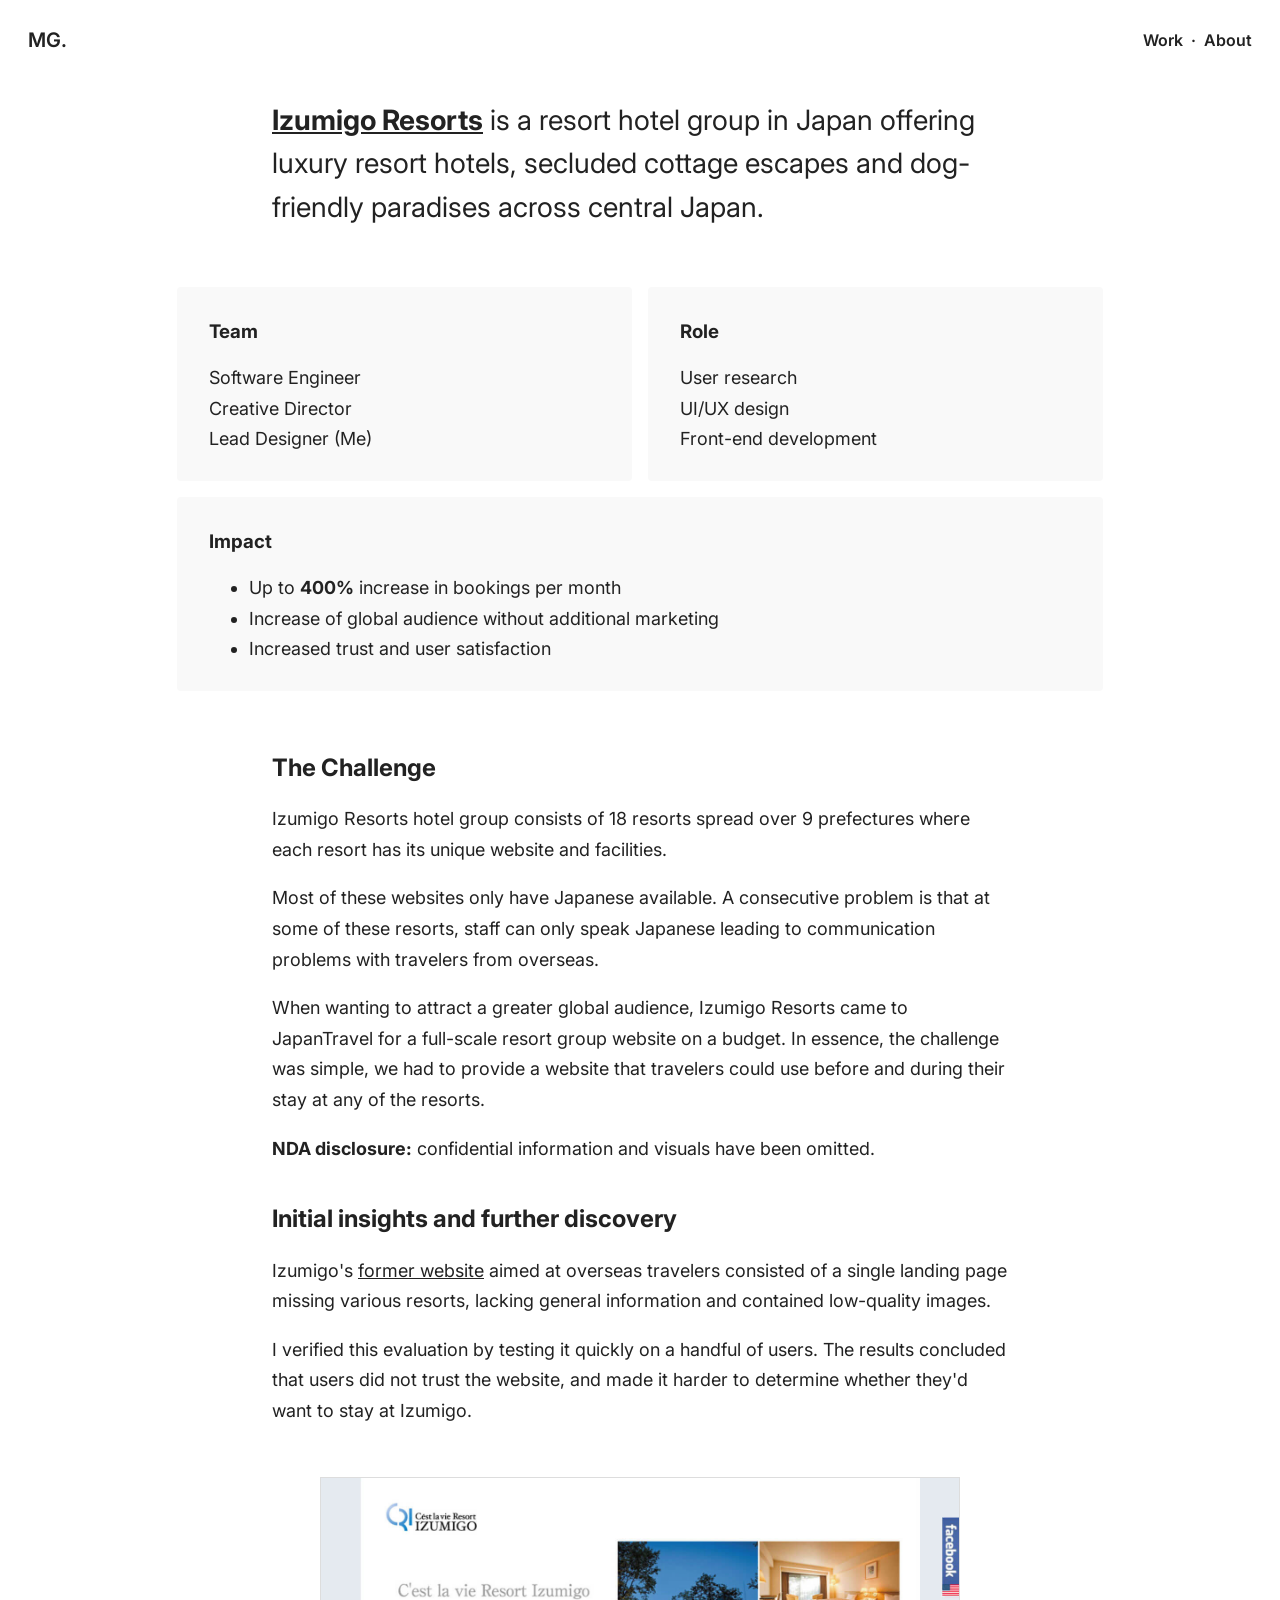
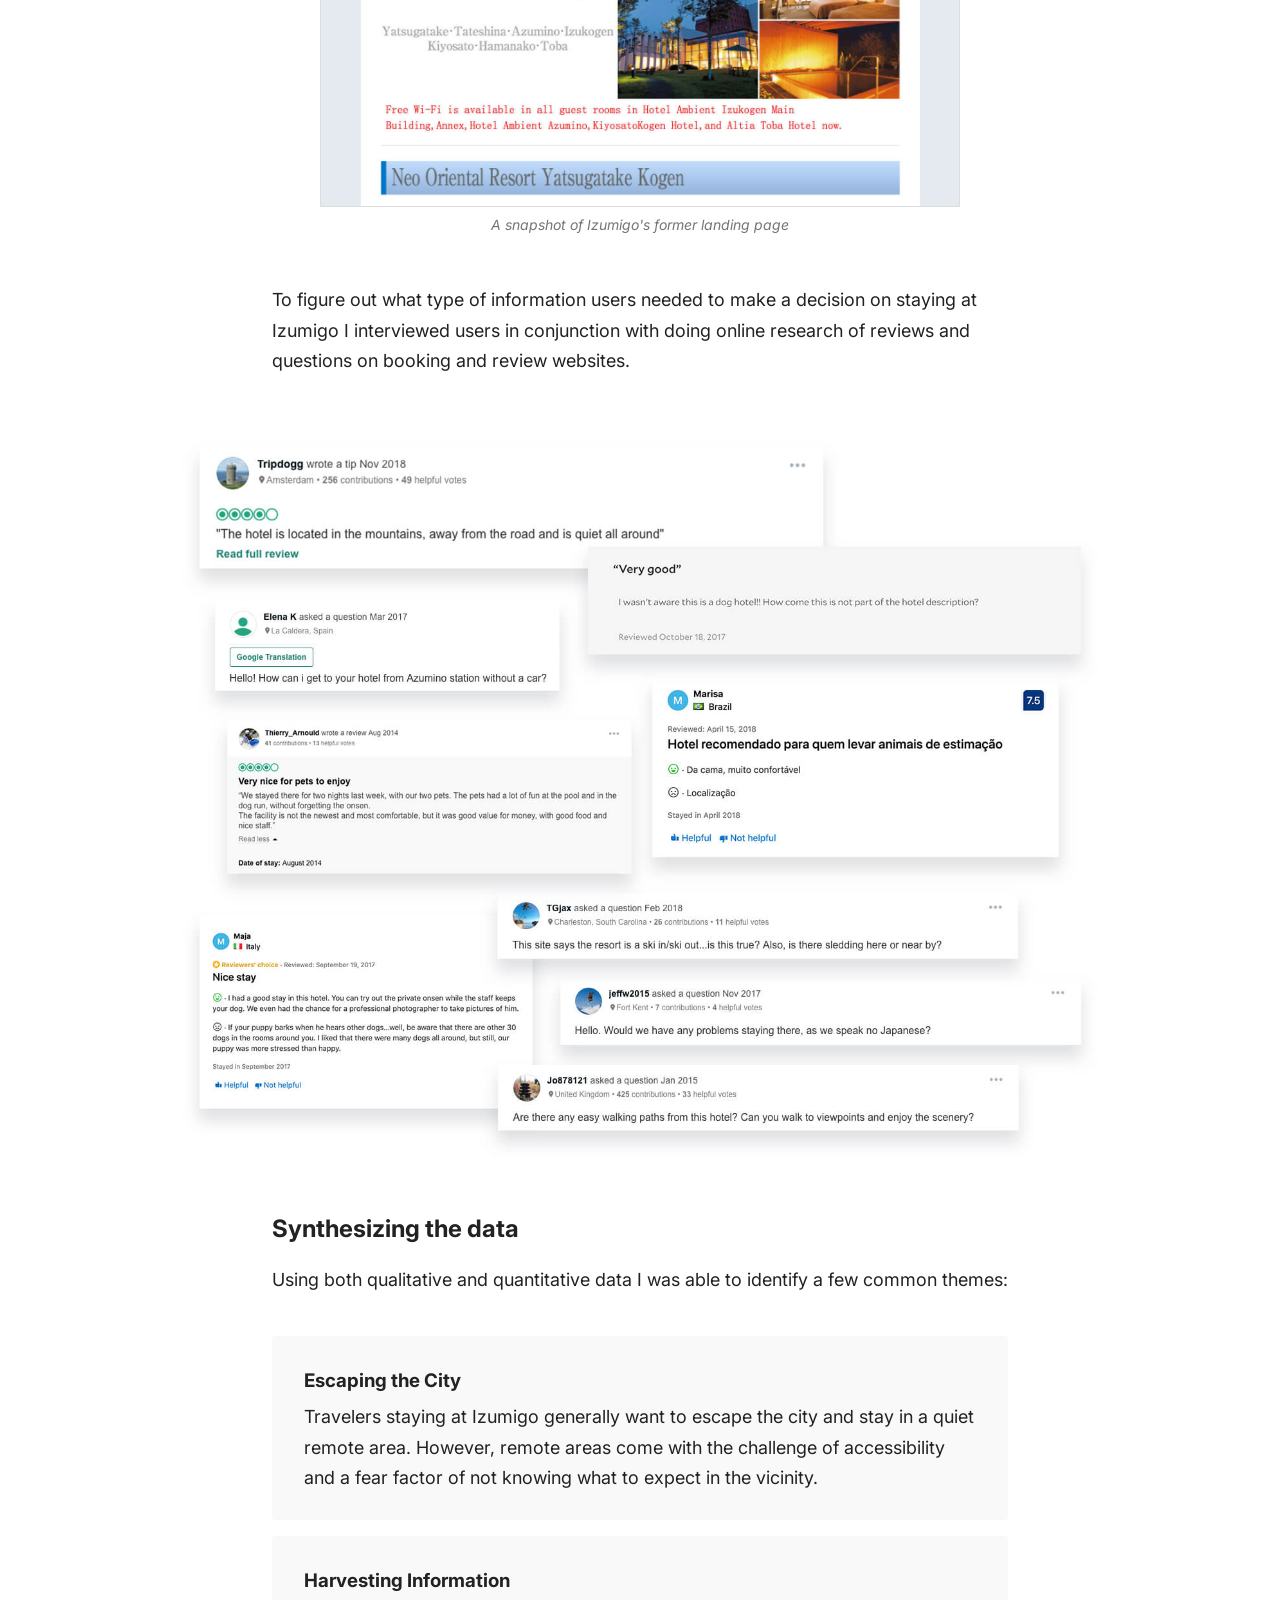
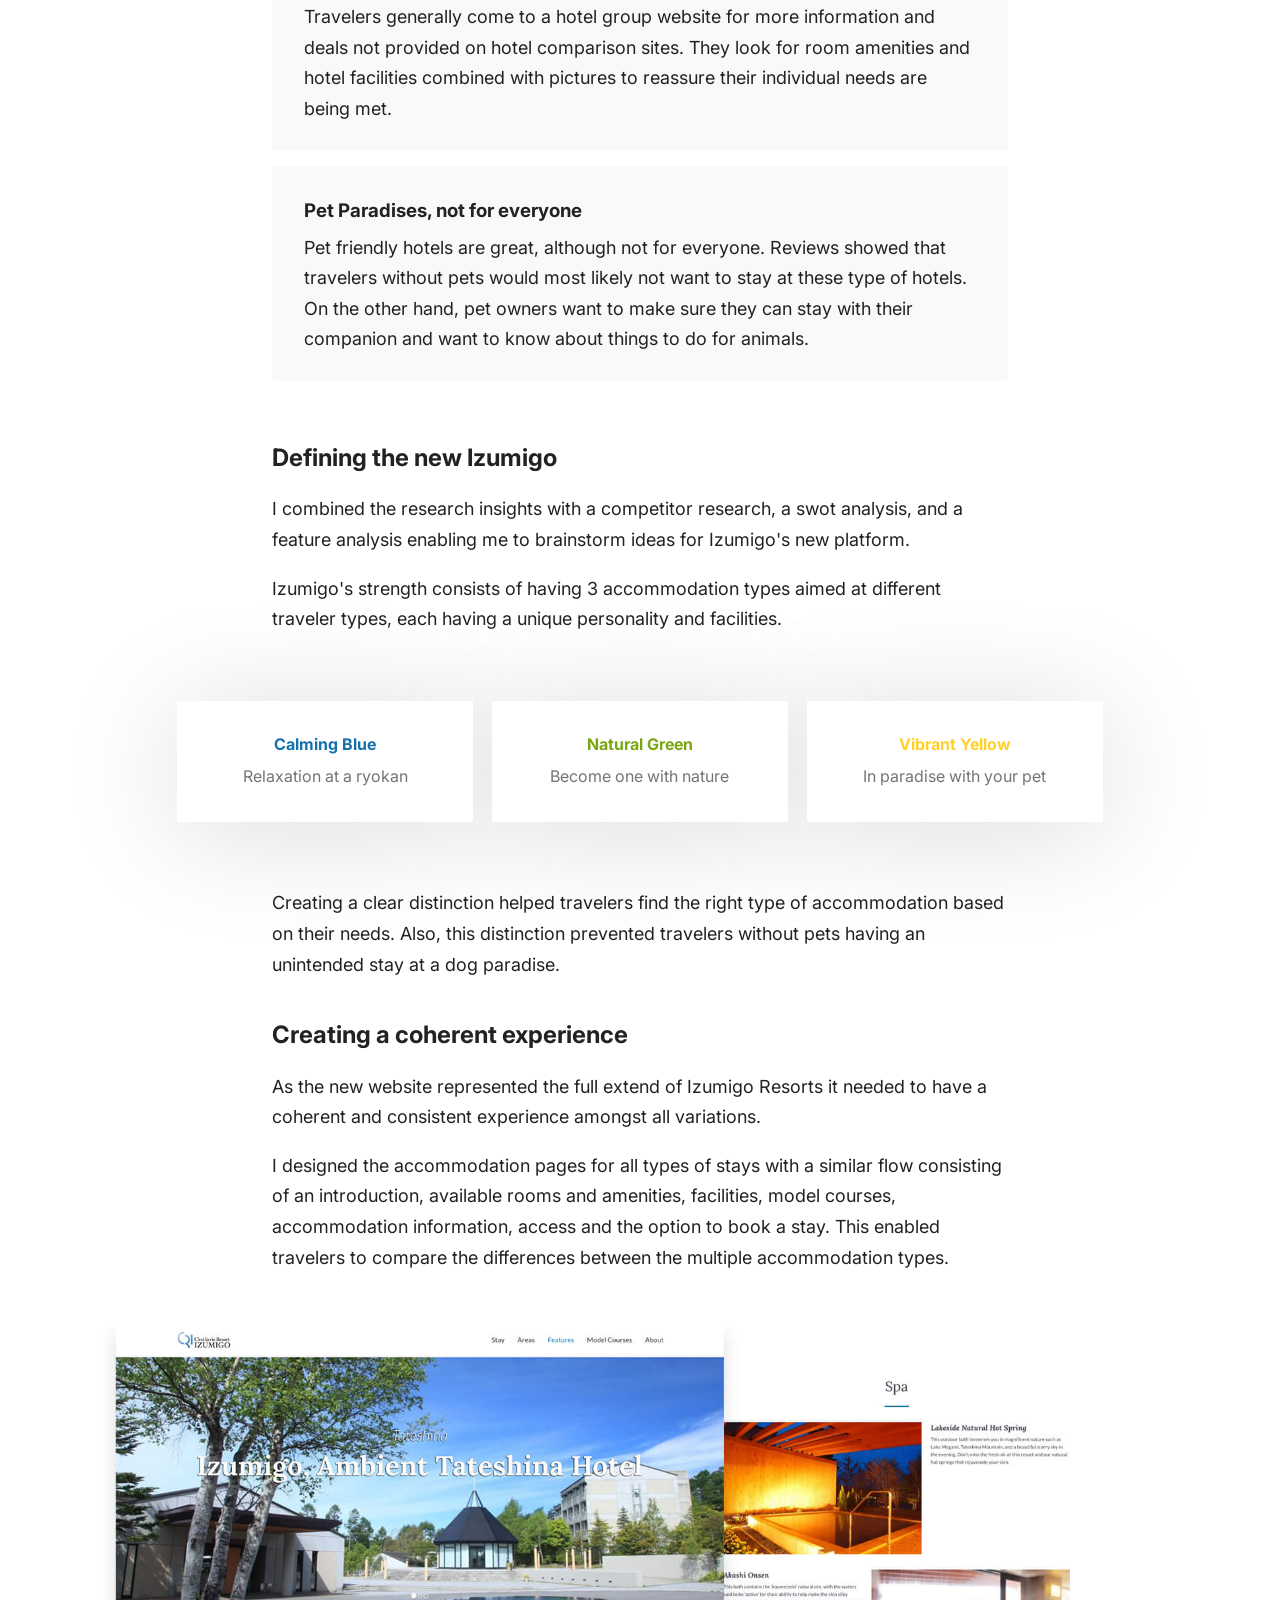
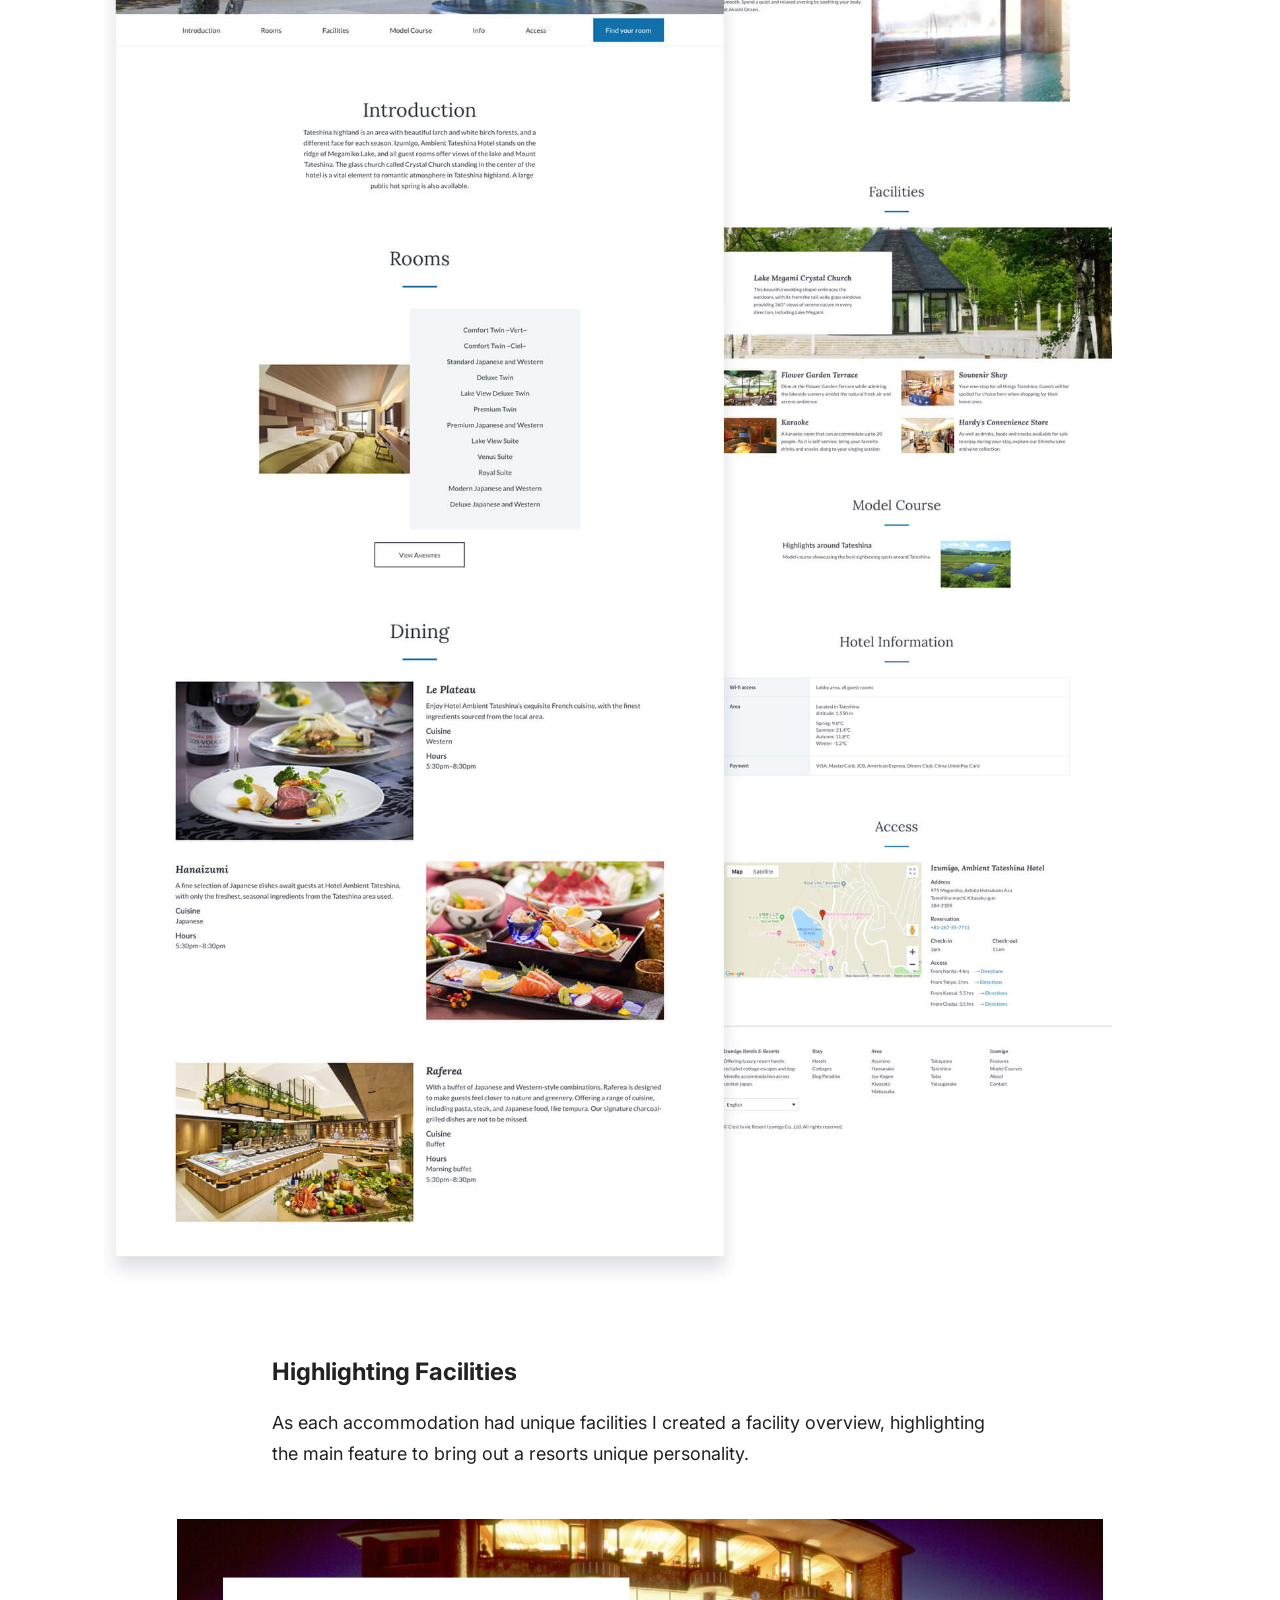
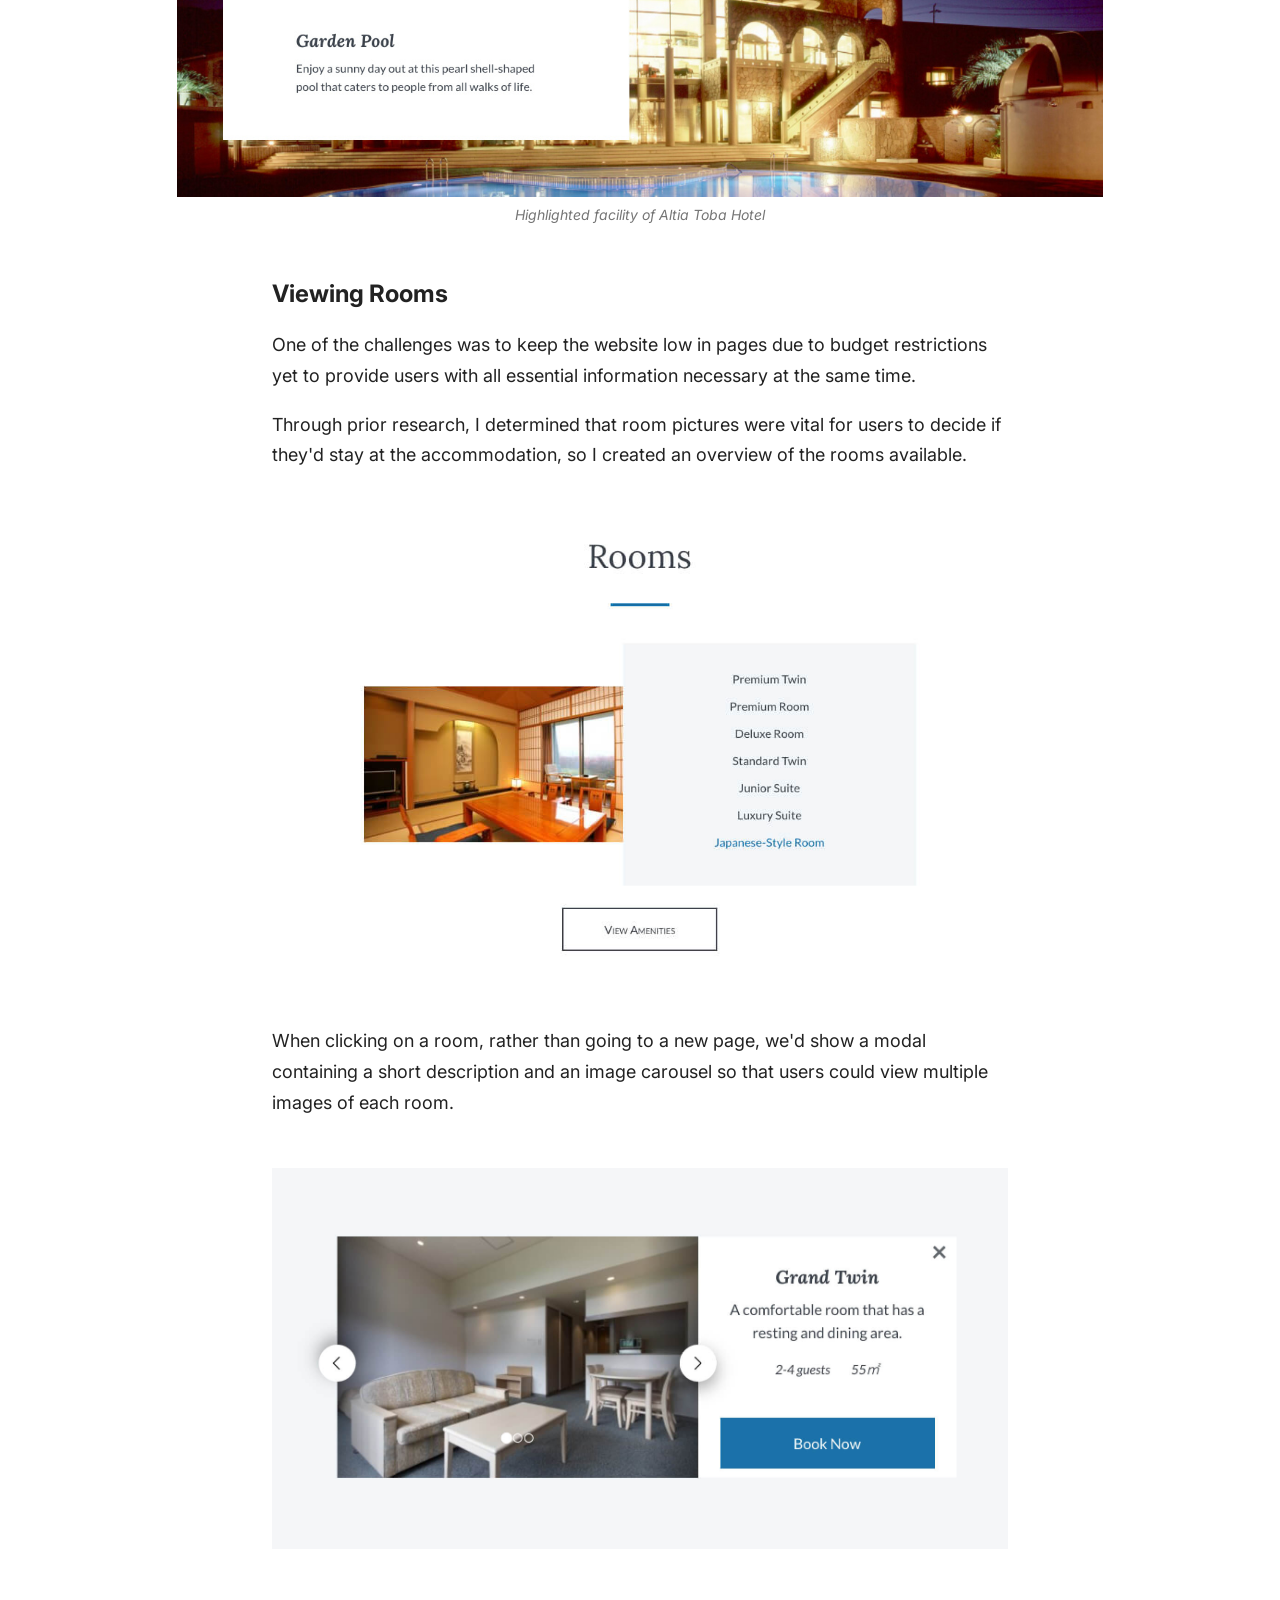
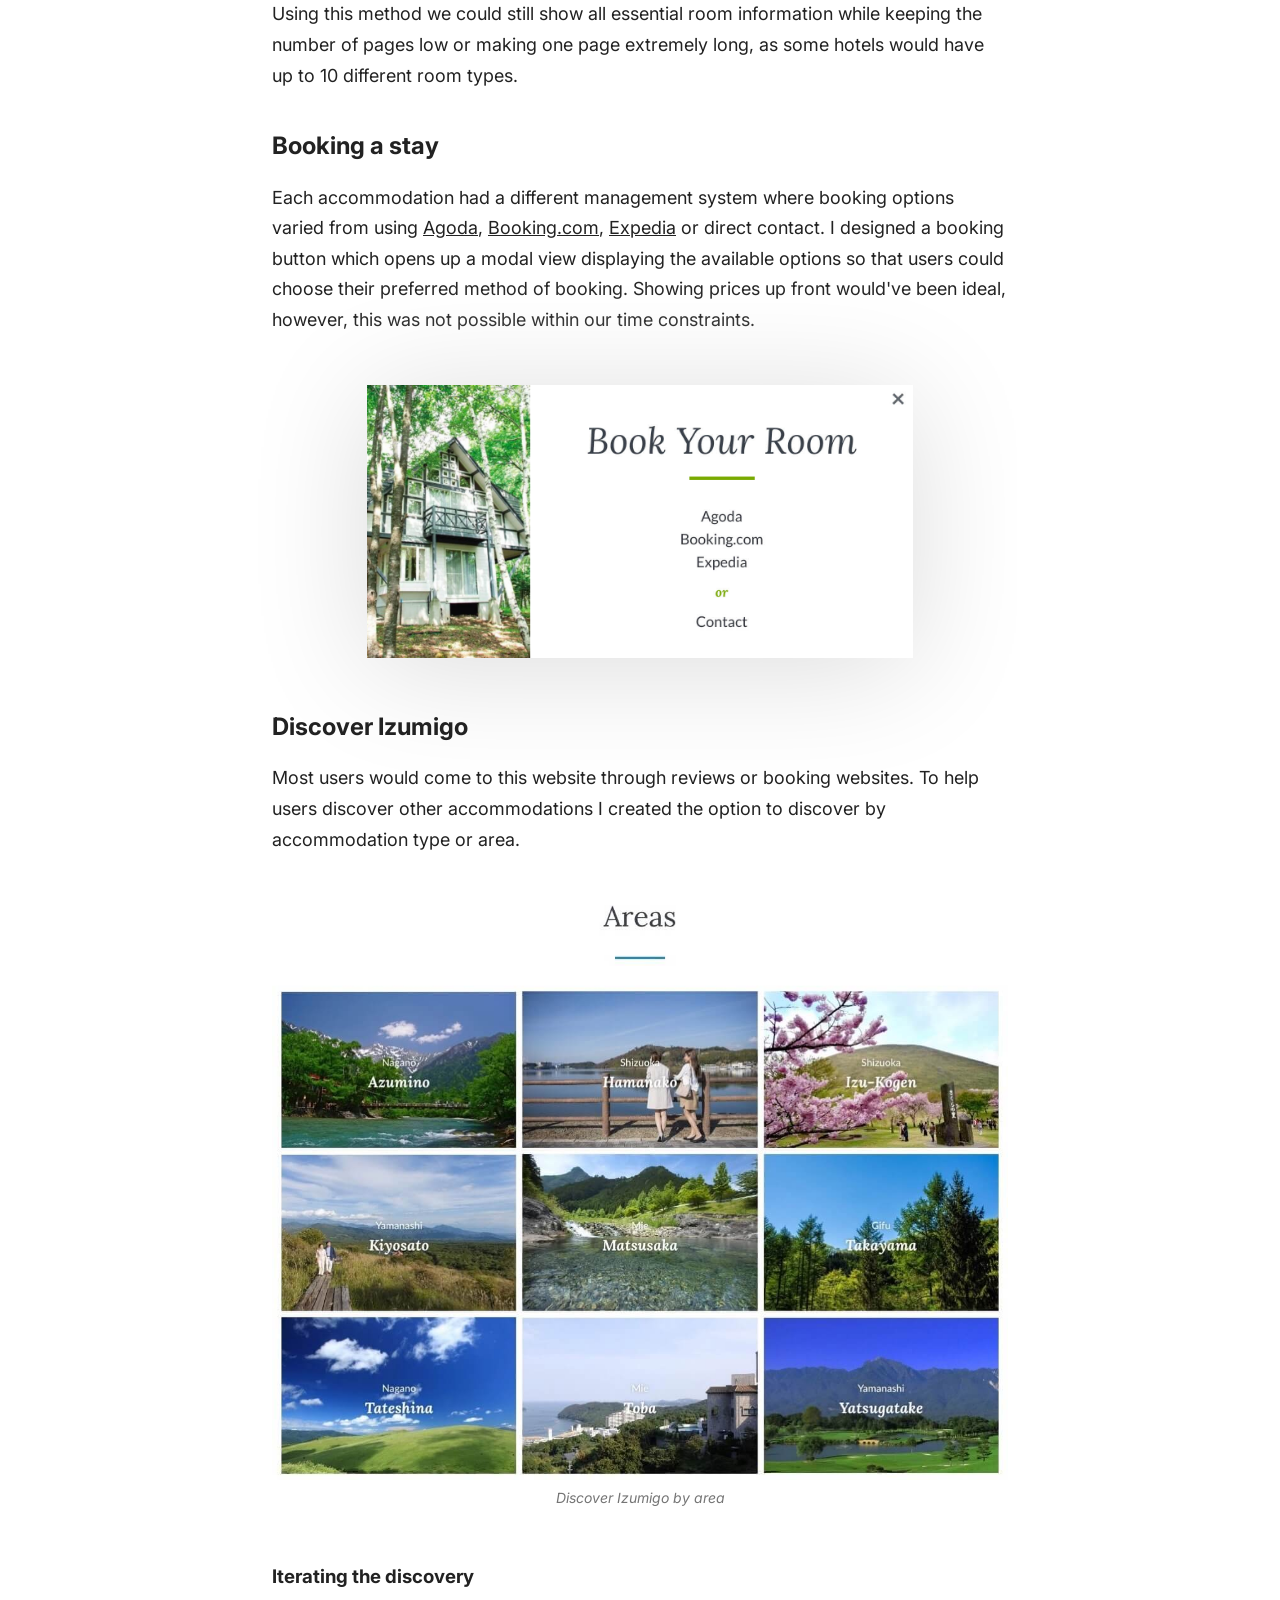
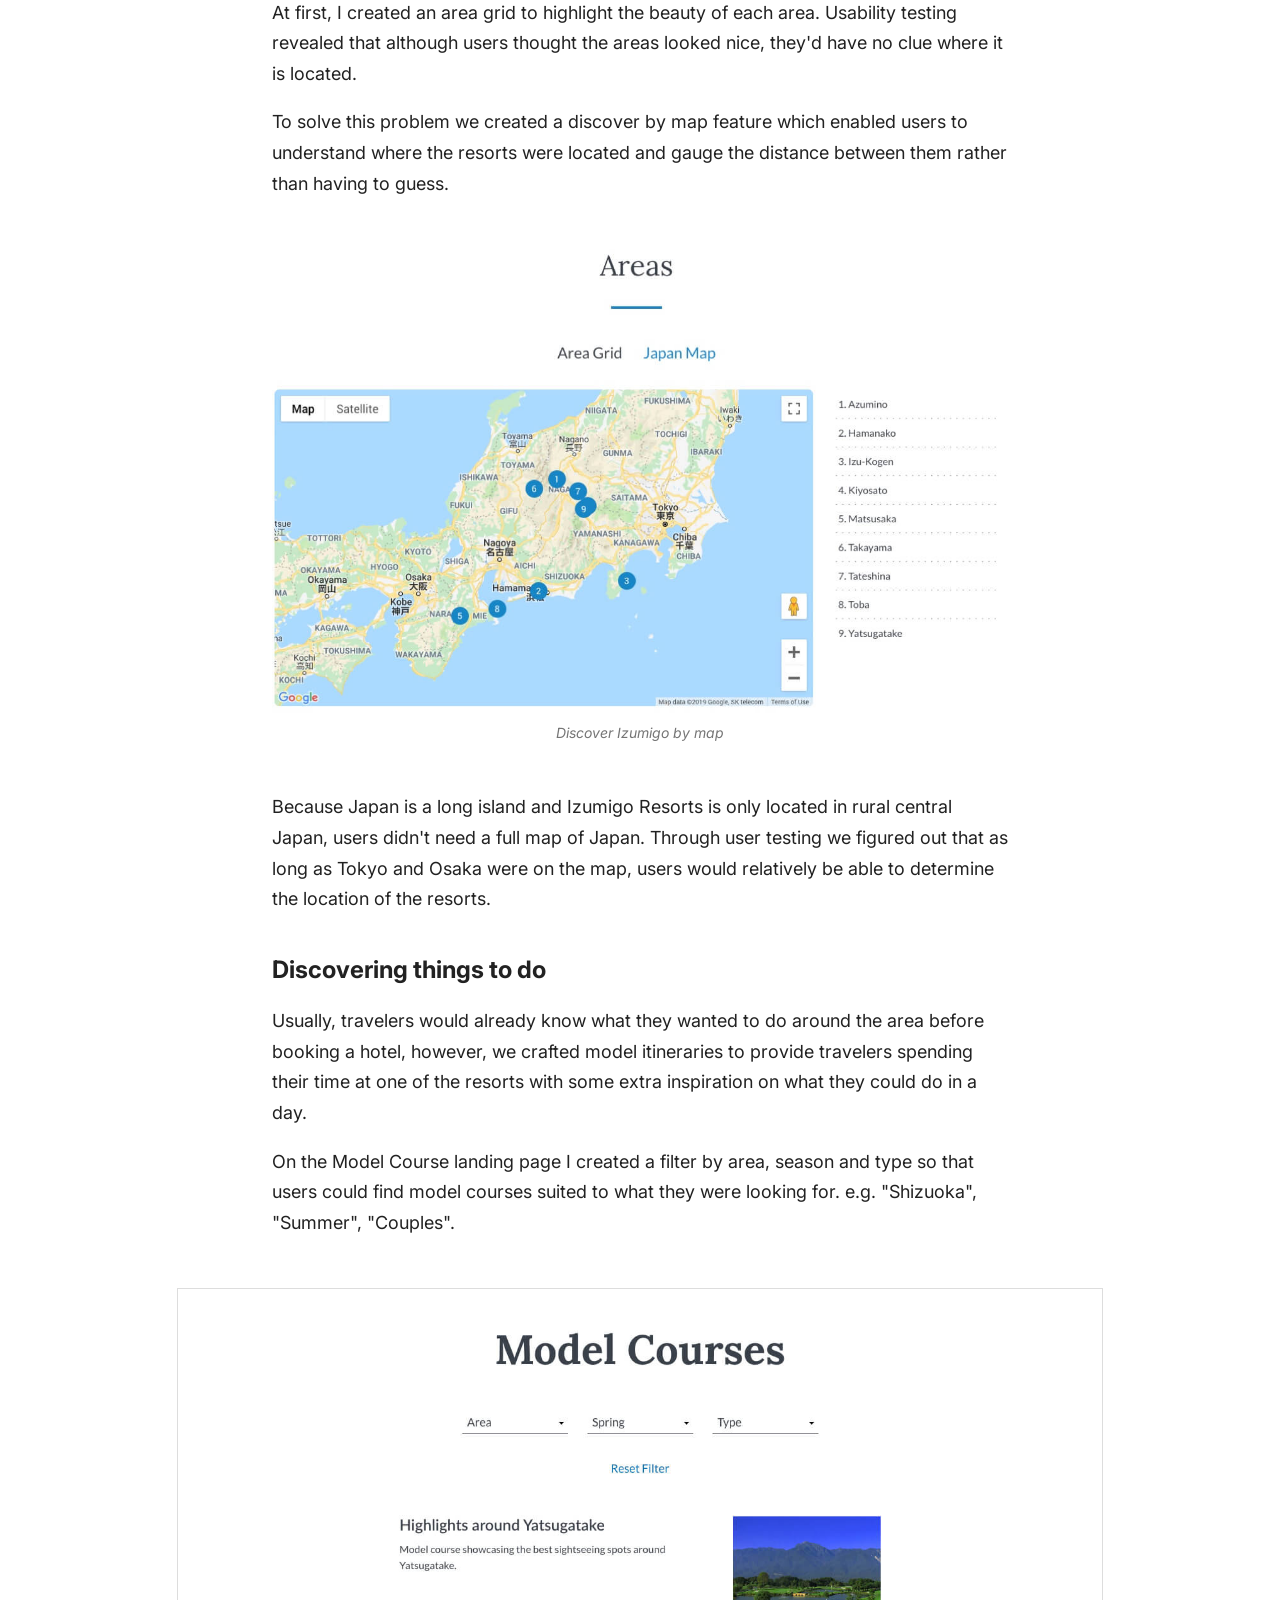
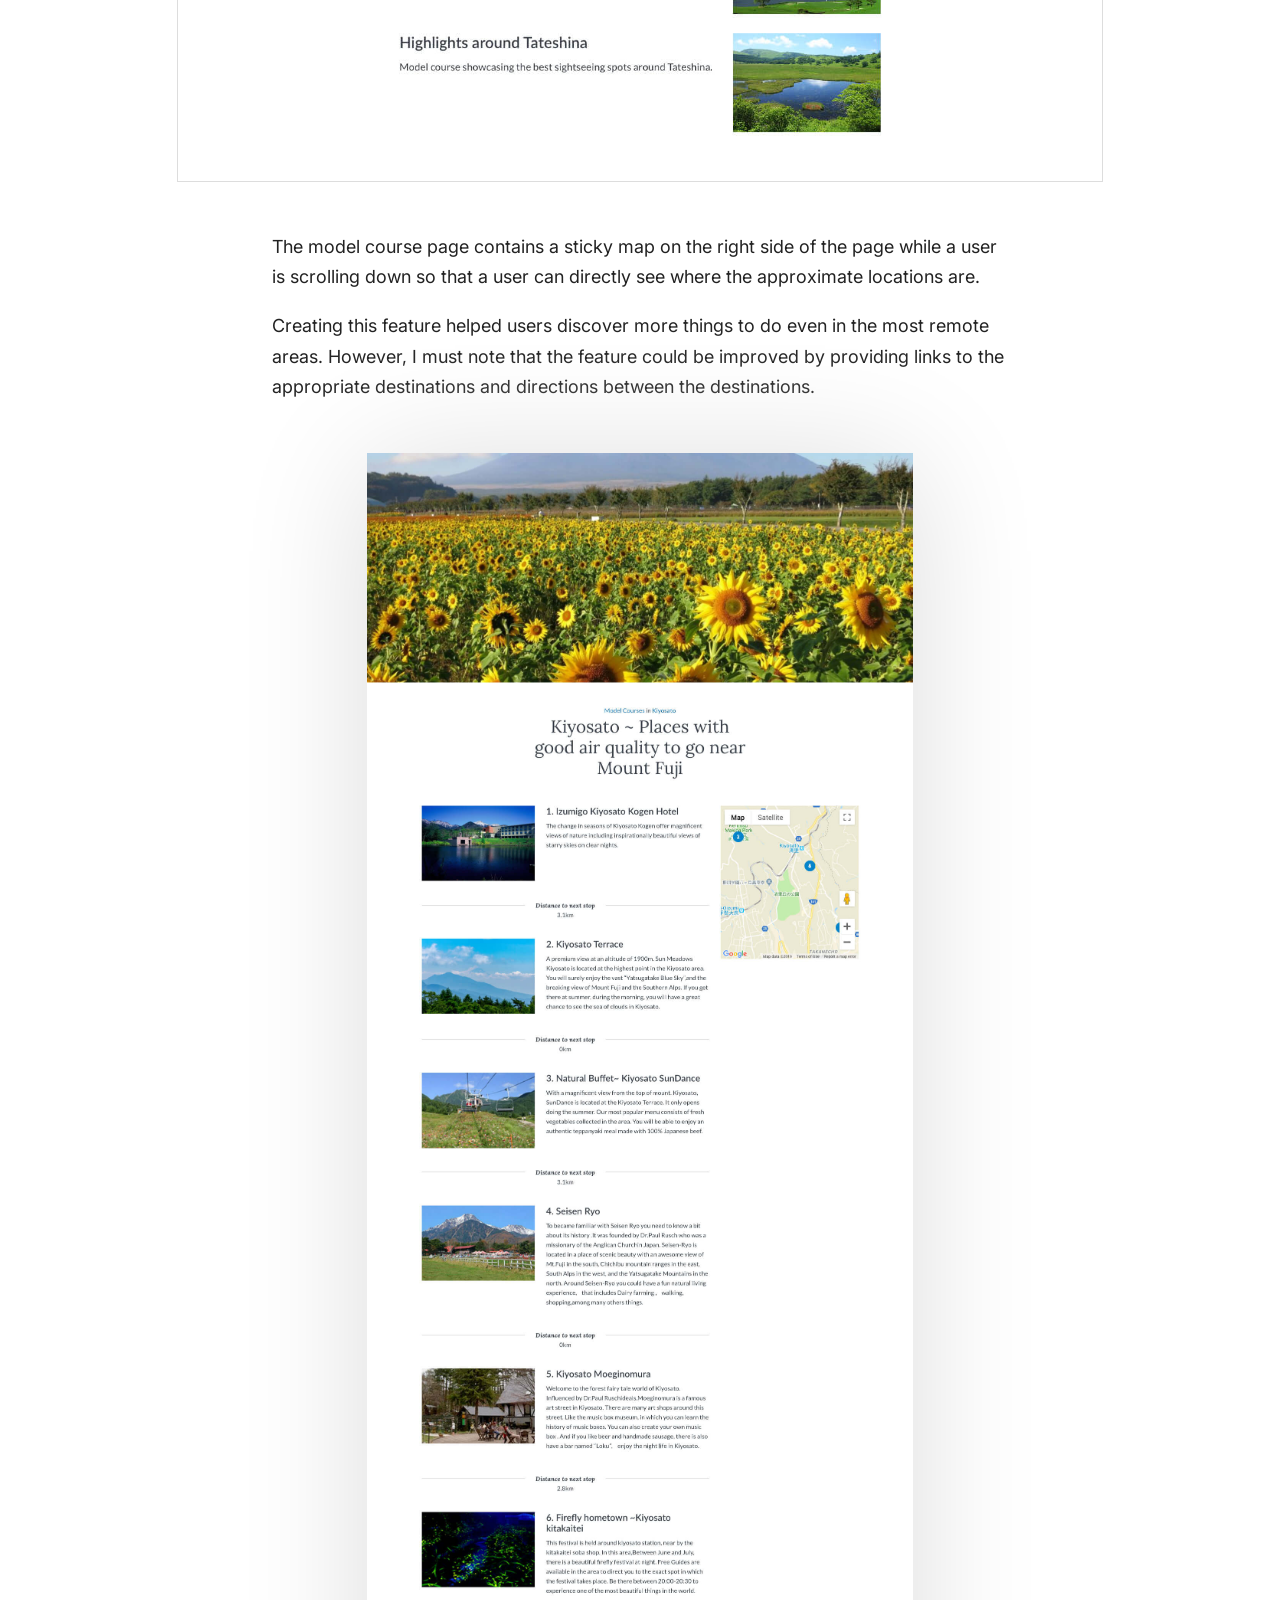
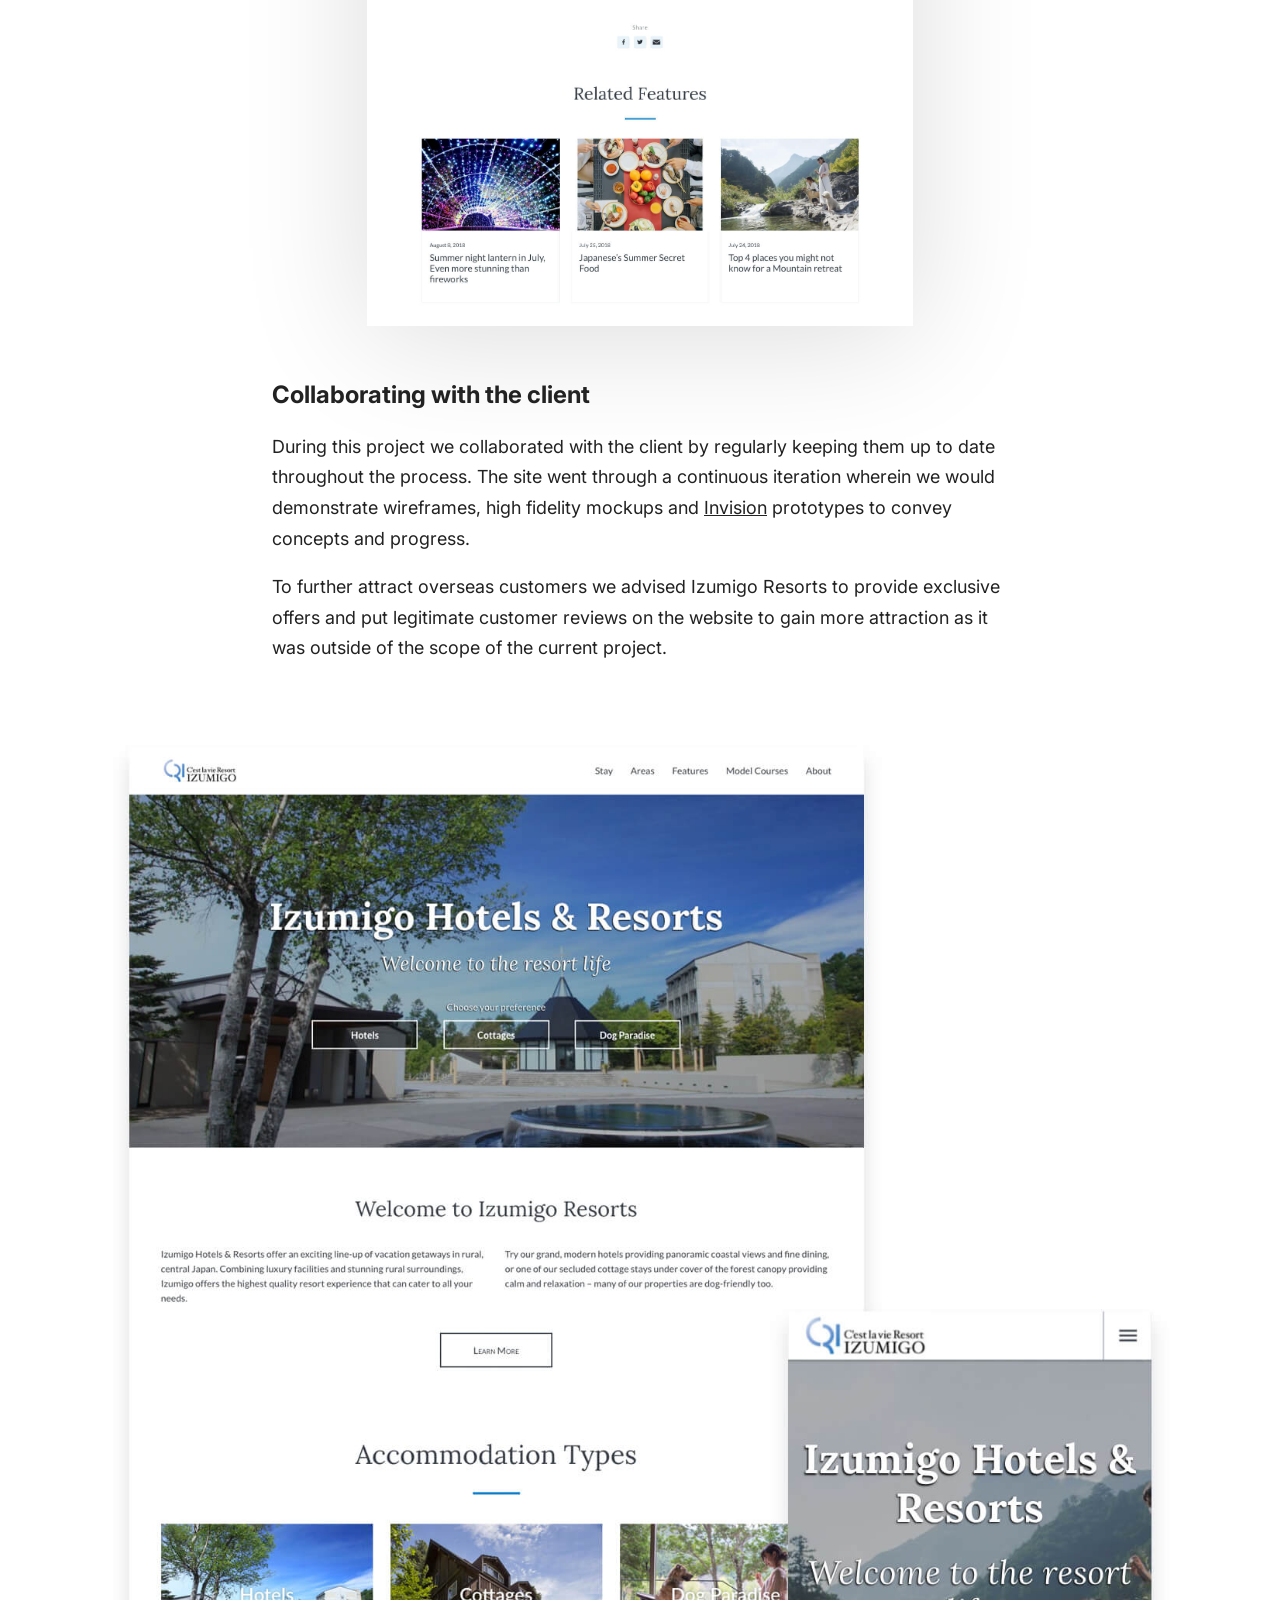
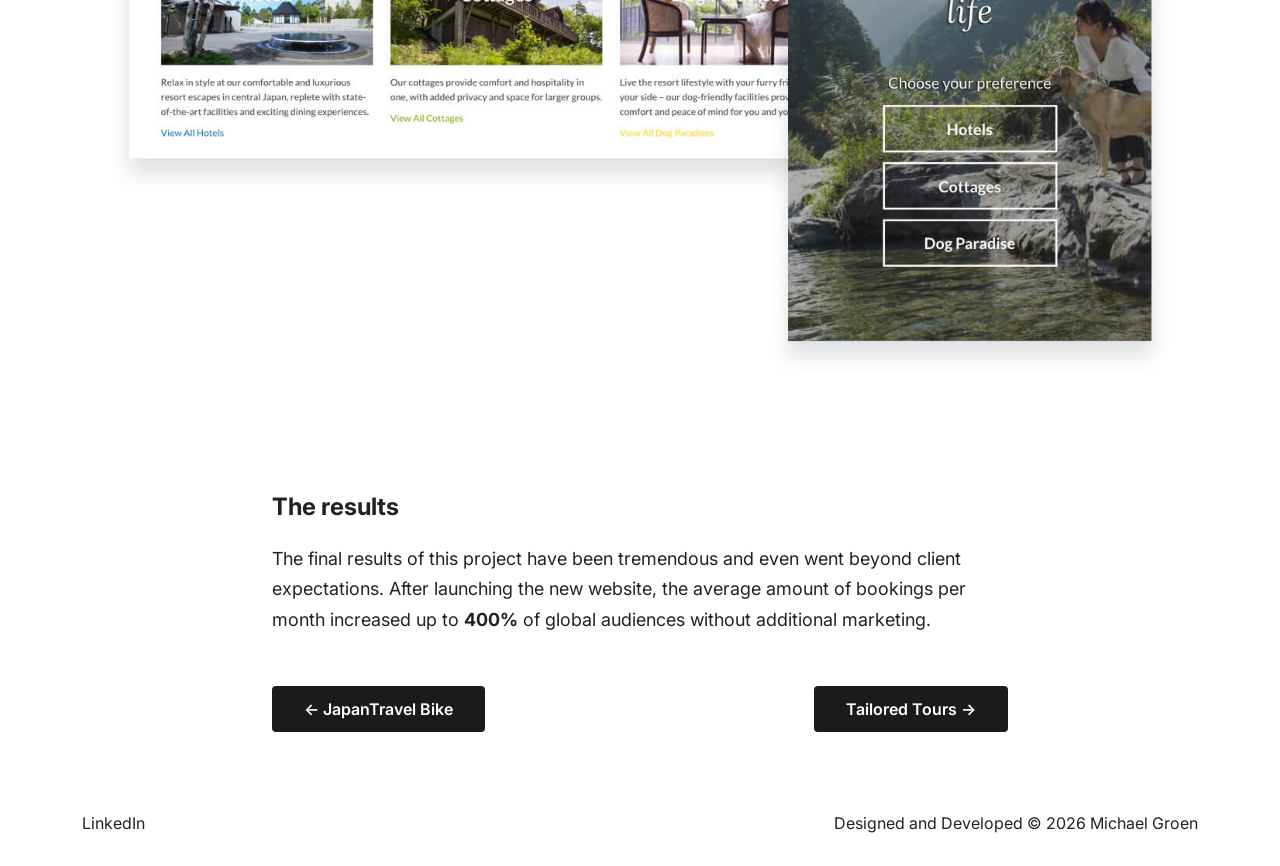
<file: izumigo.html>
<!doctype html>
<html class="no-js" lang="en">

<head>
        <!-- Global site tag (gtag.js) - Google Analytics -->
  <script async src="https://www.googletagmanager.com/gtag/js?id=UA-145173156-1"></script>
  <script>
    window.dataLayer = window.dataLayer || [];
    function gtag(){dataLayer.push(arguments);}
    gtag('js', new Date());

    gtag('config', 'UA-145173156-1');
  </script>


  <link rel="preconnect" href="https://fonts.googleapis.com">
  <link rel="preconnect" href="https://fonts.gstatic.com" crossorigin>
  <link href="https://fonts.googleapis.com/css2?family=Inter:wght@200;400;500;600;700" rel="stylesheet">

  <meta charset="utf-8">
  <meta name="viewport" content="width=device-width, initial-scale=1">

  <title>Izumigo Resorts - Product Design Portfolio of Michael Groen</title>
  <meta name="description" content="User Experience Design case study of Izumigo Resorts. Izumigo resorts is a resort hotel group in Japan offering luxury resort hotels, secluded cottage escapes and dog-friendly paradises across central Japan.">

  <link rel="apple-touch-icon" href="apple-touch-icon.png">
  <link rel="shortcut icon" href="favicon.png">

  <link rel="stylesheet" href="css/main.css">

  <link rel="canonical" href="https://michaelgroen.com/izumigo.html">

  <!-- facebook -->
  <meta property="og:type" content="website">
  <meta property="og:site_name" content="Michael Groen - Product Designer Portfolio">
  <meta property="og:title" content="Izumigo Resorts - Product Design Portfolio of Michael Groen">
  <meta property="og:description" content="User Experience Design case study of Izumigo Resorts. Izumigo resorts is a resort hotel group in Japan offering luxury resort hotels, secluded cottage escapes and dog-friendly paradises across central Japan.">
  <meta property="og:url" content="https://michaelgroen.com/izumigo.html">
  <meta property="og:image" content="https://michaelgroen.com/img/work-izumigo.jpg">

  <!-- twitter -->
  <meta name="twitter:card" content="summary">
  <meta name="twitter:site" content="@GroenMhg">
  <meta name="twitter:image:alt" content="Portfolio of Michael Groen, a Product Designer based in Tokyo.">
</head>

<body>
  <!-- Add your site or application content here -->
<header class="container-fluid">
  <nav>
    <a class="topnav__logo" href="index.html">MG.</a>
    <ul class="topnav">
      <li class="topnav__item "><a href="index.html">Work</a></li>
      <li class="topnav__item "><a href="about.html">About</a></li>
    </ul>
  </nav>
</header>

  <main class="">
    <article class="container project">
      <section class="introduction">
        <div class="row">
          <div class="col col-md-10 offset-md-1 col-lg-8 offset-lg-2">
            <h1 class="introduction__title"><a href="https://www.izumigo-resorts.com/en/" target="_blank" rel="noopener">Izumigo Resorts</a> is a resort hotel group in Japan offering luxury resort hotels, secluded cottage escapes and dog-friendly paradises across central Japan.</p>
          </div>
        </div>
      </section>


      <section class="">
        <div class="row">
          <div class="col col-lg-10 offset-lg-1">
            <div class="blocks">
              <div class="blocks__item">
                <h3>Team</h3>
                <ul class="list list--nostyle">
                  <li>Software Engineer</li>
                  <li>Creative Director</li>
                  <li>Lead Designer (Me)</li>
                </ul>
              </div>

              <div class="blocks__item">
                <h3>Role</h3>
                <ul class="list list--nostyle">
                  <li>User research</li>
                  <li>UI/UX design</li>
                  <li>Front-end development</li>
                </ul>
              </div>

              <div class="blocks__item">
                <h3>Impact</h3>
                <ul class="list">
                  <li>Up to <b>400%</b> increase in bookings per month</li>
                  <li>Increase of global audience without additional marketing </li>
                  <li>Increased trust and user satisfaction</li>     
                </ul>
              </div>
            </div>
          </div>
        </div>
      </section>

      <section class="body">
        <div class="row">
          <div class="col col-md-10 offset-md-1 col-lg-8 offset-lg-2">
            <h2>The Challenge</h2>
            <p>Izumigo Resorts hotel group consists of 18 resorts spread over 9 prefectures where each resort has its unique website and facilities.</p>

            <p>Most of these websites only have Japanese available. A consecutive problem is that at some of these resorts, staff can only speak Japanese leading to communication problems with travelers from overseas.</p>

            <p>When wanting to attract a greater global audience, Izumigo Resorts came to JapanTravel for a full-scale resort group website on a budget. In essence, the challenge was simple, we had to provide a website that travelers could use before and during their stay at any of the resorts.</p>

            <p><strong>NDA disclosure:</strong> confidential information and visuals have been omitted.</p>          
          </div>
        </div>

        <div class="row">
          <div class="col col-md-10 offset-md-1 col-lg-8 offset-lg-2">
            <h2>Initial insights and further discovery</h2>
            <p>Izumigo's <a href="http://web.archive.org/web/20180215023208/http://www.izumigo.co.jp/inbound/en.html" target="_blank" rel="noopener">former website</a> aimed at overseas travelers consisted of a single landing page missing various resorts, lacking general information and contained low-quality images.</p>

            <p>I verified this evaluation by testing it quickly on a handful of users. The results concluded that users did not trust the website, and made it harder to determine whether they'd want to stay at Izumigo.</p>
          </div>
        </div>

        <div class="row justify-center">
          <div class="col col-md-10 col-lg-7">
            <figure>
              <img class="img-responsive img--border" src="img/izumigo/izumigo-hp-old.jpg" alt="Izumigo's former landing page">
              <figcaption>A snapshot of Izumigo's former landing page</figcaption>
            </figure>
          </div>
        </div>


        <div class="row">
          <div class="col col-md-10 offset-md-1 col-lg-8 offset-lg-2">      
            <p>To figure out what type of information users needed to make a decision on staying at Izumigo I interviewed users in conjunction with doing online research of reviews and questions on booking and review websites. </p>
          </div>
        </div>

        <div class="row">
          <div class="col col-lg-10 offset-lg-1 ">
            <figure>
              <img class="img-responsive" src="img/izumigo/reviews.jpg" alt="Reviews of Izumigo Resorts">
            </figure>
          </div>
        </div>

        <div class="row">
          <div class="col col-md-10 offset-md-1 col-lg-8 offset-lg-2">
            <h2>Synthesizing the data</h2>
            <p>Using both qualitative and quantitative data I was able to identify a few common themes:</p> 

            <div class="blocks blocks--wide">
              <div class="blocks__item">
                <h3>Escaping the City</h3>
                <p>Travelers staying at Izumigo generally want to escape the city and stay in a quiet remote area. However, remote areas come with the challenge of accessibility and a fear factor of not knowing what to expect in the vicinity.</p>
              </div>

              <div class="blocks__item">
                <h3>Harvesting Information</h3>
                <p>Travelers generally come to a hotel group website for more information and deals not provided on hotel comparison sites. They look for room amenities and hotel facilities combined with pictures to reassure their individual needs are being met.</p>
              </div>
              <div class="blocks__item">
            <h3>Pet Paradises, not for everyone</h3>
             <p>Pet friendly hotels are great, although not for everyone. Reviews showed that travelers without pets would most likely not want to stay at these type of hotels. On the other hand, pet owners want to make sure they can stay with their companion and want to know about things to do for animals.</p>  
              </div>        
            </div>
          </div>
        </div>

        <div class="row">
          <div class="col col-md-10 offset-md-1 col-lg-8 offset-lg-2">
            <h2>Defining the new Izumigo</h2>
            <p>I combined the research insights with a competitor research, a swot analysis, and a feature analysis enabling me to brainstorm ideas for Izumigo's new platform.</p>
            <p>Izumigo's strength consists of having 3 accommodation types aimed at different traveler types, each having a unique personality and facilities.</p>
          </div>
        </div>

        <div class="row justify-center">
          <div class="col col-lg-10">
            <div class="izumigo-cards">
              <div class="izumigo-card izumigo-card--blue">
                <h4>Calming Blue</h4>
                <p>Relaxation at a ryokan</p>
              </div>
              <div class="izumigo-card izumigo-card--green">
                <h4>Natural Green</h4>
                <p>Become one with nature</p>
              </div>              
              <div class="izumigo-card izumigo-card--yellow">
                <h4>Vibrant Yellow</h4>
                <p>In paradise with your pet</p>
              </div>
            </div>
          </div>
        </div>

        <div class="row">
          <div class="col col-md-10 offset-md-1 col-lg-8 offset-lg-2">
            <p>Creating a clear distinction helped travelers find the right type of accommodation based on their needs. Also, this distinction prevented travelers without pets having an unintended stay at a dog paradise.</p>
          </div>
        </div>



        <div class="row">
          <div class="col col-md-10 offset-md-1 col-lg-8 offset-lg-2">    
            <h2>Creating a coherent experience</h2>        
            <p>As the new website represented the full extend of Izumigo Resorts it needed to have a coherent and consistent experience amongst all variations.</p>
            <p>I designed the accommodation pages for all types of stays with a similar flow consisting of an introduction, available rooms and amenities, facilities, model courses, accommodation information, access and the option to book a stay. This enabled travelers to compare the differences between the multiple accommodation types.</p>
          </div>
        </div>

        <div class="row">
          <div class="col">
            <figure>
              <img class="img-responsive" src="img/izumigo/izumigo-accommodation.jpg" alt="Izumigo's new accommodation page">
            </figure>
          </div>
        </div>

        <div class="row">
          <div class="col col-md-10 offset-md-1 col-lg-8 offset-lg-2">
          <h2>Highlighting Facilities</h2>         
          <p>As each accommodation had unique facilities I created a facility overview, highlighting the main feature to bring out a resorts unique personality.</p>
          </div>
        </div>

       <div class="row justify-center">
          <div class="col col-lg-10">
            <figure>
              <img class="img-responsive" src="img/izumigo/izumigo-facilities.jpg" alt="Izumigo's highlighted facility of Altia Toba Hotel">
              <figcaption>Highlighted facility of Altia Toba Hotel</figcaption>
            </figure>
          </div>
        </div>

        <div class="row">
          <div class="col col-md-10 offset-md-1 col-lg-8 offset-lg-2">
          <h2>Viewing Rooms</h2>         
            <p>One of the challenges was to keep the website low in pages due to budget restrictions yet to provide users with all essential information necessary at the same time.</p>
            <p>Through prior research, I determined that room pictures were vital for users to decide if they'd stay at the accommodation, so I created an overview of the rooms available.</p>   
          </div>
        </div>

        <div class="row justify-center">
          <div class="col col-lg-8">
            <figure>
              <img class="img-responsive" src="img/izumigo/izumigo-rooms.jpg" alt="Izumigo's room overview">              
            </figure>
          </div>
        </div>

        <div class="row">
          <div class="col col-md-10 offset-md-1 col-lg-8 offset-lg-2">
            <p>When clicking on a room, rather than going to a new page, we'd show a modal containing a short description and an image carousel so that users could view multiple images of each room.</p>
          </div>
        </div>

        <div class="row justify-center">
          <div class="col col-lg-8">
            <figure>
              <img class="img-responsive" src="img/izumigo/izumigo-room-modal.jpg" alt="Izumigo's detailed room view">                            
            </figure>
          </div>
        </div>

        <div class="row">
          <div class="col col-md-10 offset-md-1 col-lg-8 offset-lg-2">
            <p>Using this method we could still show all essential room information while keeping the number of pages low or making one page extremely long, as some hotels would have up to 10 different room types.</p>
          </div>
        </div>

        <div class="row">
          <div class="col col-md-10 offset-md-1 col-lg-8 offset-lg-2">
          <h2>Booking a stay</h2>           
            <p>Each accommodation had a different management system where booking options varied from using <a href="https://agoda.com" target="_blank" rel="noopener">Agoda</a>, <a href="https://booking.com" target="_blank" rel="noopener">Booking.com</a>, <a href="https://expedia.com" target="_blank" rel="noopener">Expedia</a> or direct contact. I designed a booking button which opens up a modal view displaying the available options so that users could choose their preferred method of booking. Showing prices up front would've been ideal, however, this was not possible within our time constraints.</p>
          </div>
        </div>

        <div class="row justify-center">
          <div class="col col-md-6">
            <figure>
              <img class="img-responsive img--shadow" src="img/izumigo/izumigo-booking-modal.jpg" alt="Izumigo's booking modal">
            </figure>
          </div>
        </div>

        <div class="row">
          <div class="col col-md-10 offset-md-1 col-lg-8 offset-lg-2">
            <h2>Discover Izumigo</h2>
            <p>Most users would come to this website through reviews or booking websites. To help users discover other accommodations I created the option to discover by accommodation type or area.</p>            
          </div>
        </div>

        <div class="row justify-center">
          <div class="col col-lg-8">
            <figure>
              <img class="img-responsive" src="img/izumigo/izumigo-grid.jpg" alt="Izumigo's area search by grid">
              <figcaption>Discover Izumigo by area</figcaption>
            </figure>
          </div>
        </div>

        <div class="row">
          <div class="col col-md-10 offset-md-1 col-lg-8 offset-lg-2">
            <h3>Iterating the discovery</h3>
            <p>At first, I created an area grid to highlight the beauty of each area. Usability testing revealed that although users thought the areas looked nice, they'd have no clue where it is located.</p>
            <p>To solve this problem we created a discover by map feature which enabled users to understand where the resorts were located and gauge the distance between them rather than having to guess.</p>
          </div>
        </div>

        <div class="row justify-center">
          <div class="col col-lg-8">
            <figure>
              <img class="img-responsive" src="img/izumigo/izumigo-map.jpg" alt="Izumigo's area search by map">
              <figcaption>Discover Izumigo by map</figcaption>
            </figure>
          </div>
        </div>

        <div class="row">
          <div class="col col-md-10 offset-md-1 col-lg-8 offset-lg-2">          
            <p>Because Japan is a long island and Izumigo Resorts is only located in rural central Japan, users didn't need a full map of Japan. Through user testing we figured out that as long as Tokyo and Osaka were on the map, users would relatively be able to determine the location of the resorts. </p>
          </div>
        </div>






        <div class="row">
          <div class="col col-md-10 offset-md-1 col-lg-8 offset-lg-2">
          <h2>Discovering things to do</h2>         
          <p>Usually, travelers would already know what they wanted to do around the area before booking a hotel, however, we crafted model itineraries to provide travelers spending their time at one of the resorts with some extra inspiration on what they could do in a day.</p>

          <p>On the Model Course landing page I created a filter by area, season and type so that users could find model courses suited to what they were looking for. e.g. "Shizuoka", "Summer", "Couples".</p>
          </div>
        </div>

        <div class="row justify-center">
          <div class="col col-lg-10">
            <figure>
              <img class="img-responsive img--border" src="img/izumigo/izumigo-modal-courses.jpg" alt="Model course overview">
            </figure>
          </div>
        </div>

        <div class="row">
          <div class="col col-md-10 offset-md-1 col-lg-8 offset-lg-2">          
            <p>The model course page contains a sticky map on the right side of the page while a user is scrolling down so that a user can directly see where the approximate locations are.</p>

            <p>Creating this feature helped users discover more things to do even in the most remote areas. However, I must note that the feature could be improved by providing links to the appropriate destinations and directions between the destinations.</p>
          </div>
        </div>

        <div class="row justify-center">
          <div class="col col-lg-6">
            <figure>
              <img class="img-responsive img--shadow" src="img/izumigo/izumigo-modal-course.jpg" alt="Model Course of Kiyosato">              
            </figure>
          </div>
        </div>

        <div class="row">
          <div class="col col-md-10 offset-md-1 col-lg-8 offset-lg-2">
            <h2>Collaborating with the client</h2>
            <p>During this project we collaborated with the client by regularly keeping them up to date throughout the process. The site went through a continuous iteration wherein we would demonstrate wireframes, high fidelity mockups and <a href="https://invision.com" target="_blank" rel="noopener">Invision</a> prototypes to convey concepts and progress.</p>

            <p>To further attract overseas customers we advised Izumigo Resorts to provide exclusive offers and put legitimate customer reviews on the website to gain more attraction as it was outside of the scope of the current project.</p>
          </div>
        </div>

        <div class="row justify-center">
          <div class="col col-lg-12">
            <figure>
              <img class="img-responsive" src="img/izumigo/izumigo-results.jpg" alt="Izumigo's homepage on desktop and mobile">              
            </figure>
          </div>
        </div>


        <div class="row">
          <div class="col col-md-10 offset-md-1 col-lg-8 offset-lg-2">
            <h2>The results</h2>
            <p>The final results of this project have been tremendous and even went beyond client expectations. After launching the new website, the average amount of bookings per month increased up to <strong>400%</strong> of global audiences without additional marketing.</p>
          </div>
        </div>
      </section>
    </article>
    <section class="container project-outro">
      <div class="row">
        <div class="col col-md-10 offset-md-1 col-lg-8 offset-lg-2">
          <div class="row">
            <div class="col-12 col-sm-6">                
                <a class="button" href="jtbike.html">← JapanTravel Bike</a>
            </div>
            <div class="col-12 col-sm-6 align-right">                
                <a class="button" href="tailored-tours.html">Tailored Tours →</a>
            </div>
          </div>
        </div>
      </div>
    </section>
  </main>
        <footer class="container">
    <div class="row">
      <div class="col-12 col-md-5">
        <ul class="footer-list">
          <li class="footer-list__item"><a href="https://www.linkedin.com/in/groenmhg/" target="_blank" rel="noopener">LinkedIn</a></li>
        </ul>
      </div>
      <div class="col-12 col-md-7">
        <div class="footer__credit">Designed and Developed © <span id="year"></span> Michael Groen</div>
      </div>
    </div>
  </footer>
  <script src="https://cdnjs.cloudflare.com/ajax/libs/gsap/3.10.4/gsap.min.js"></script>

<script src="./js/main.js"></script>
</body>

</html>
</file>
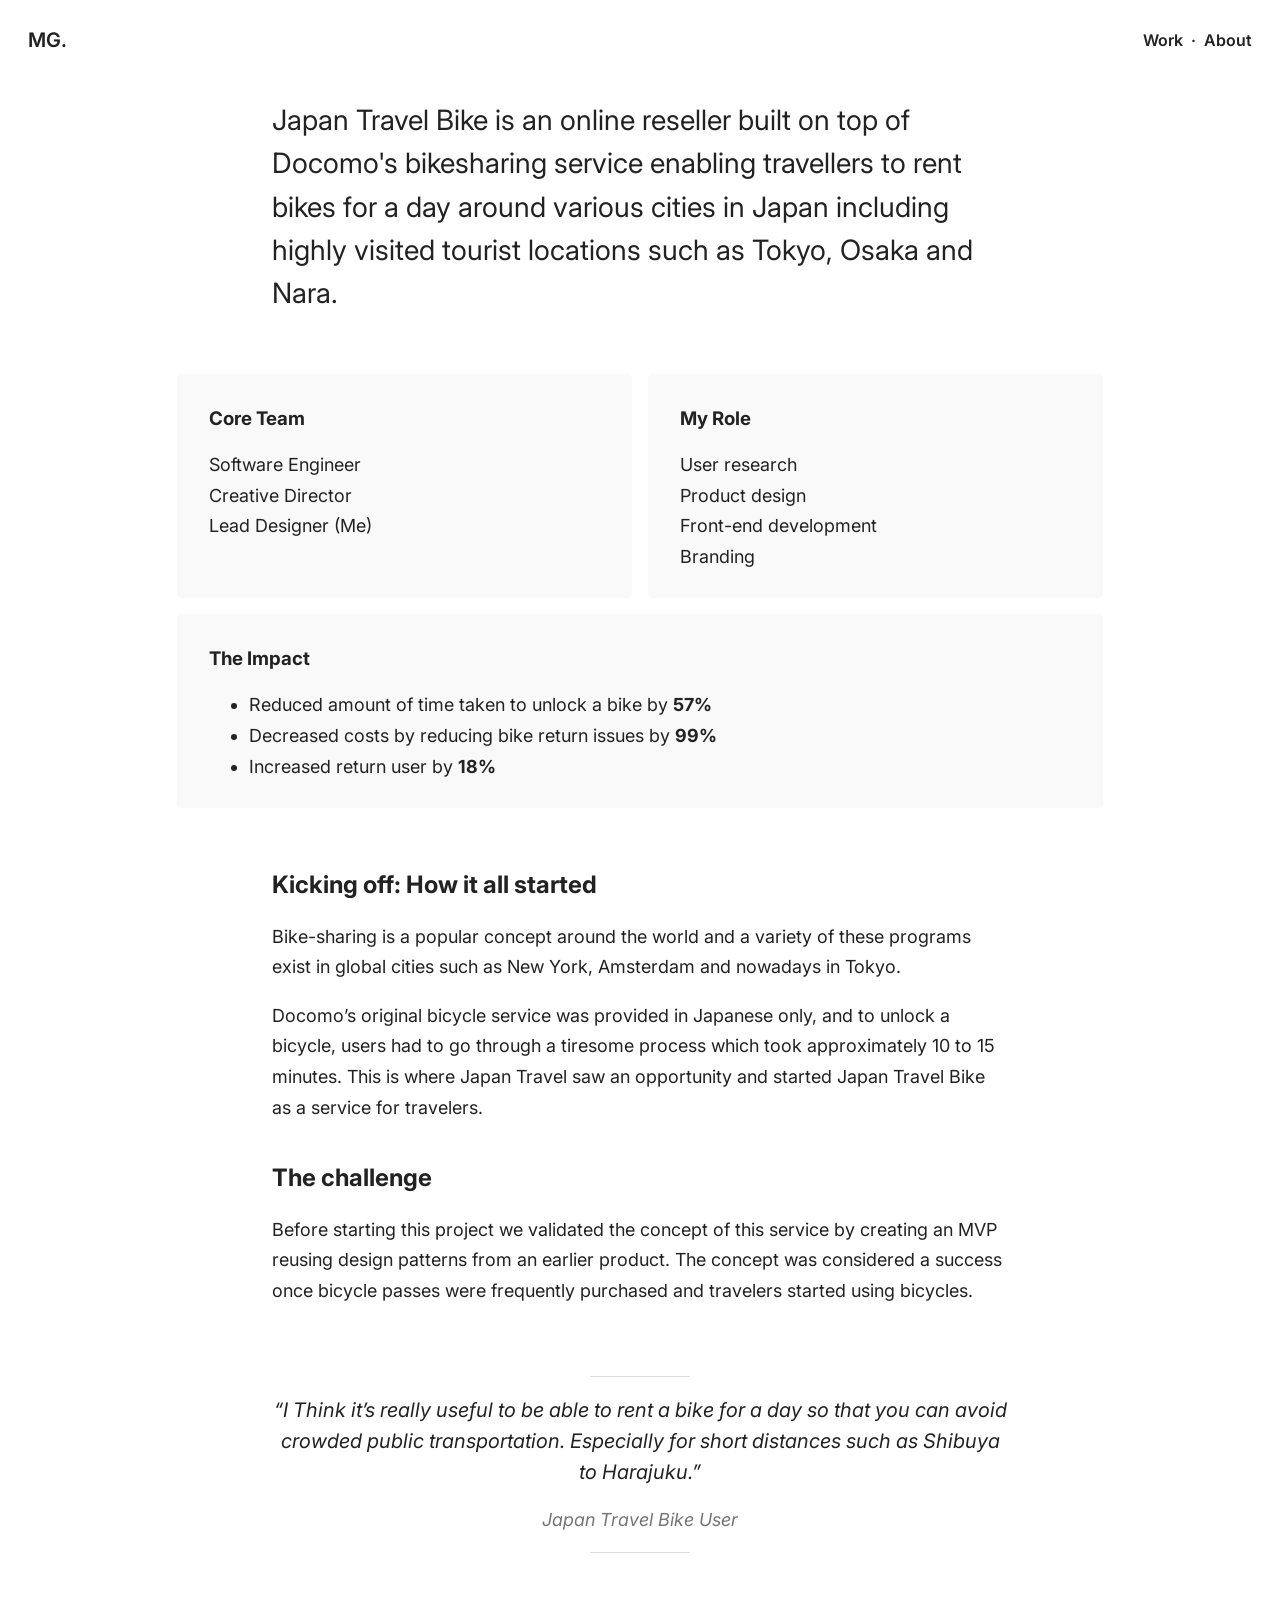
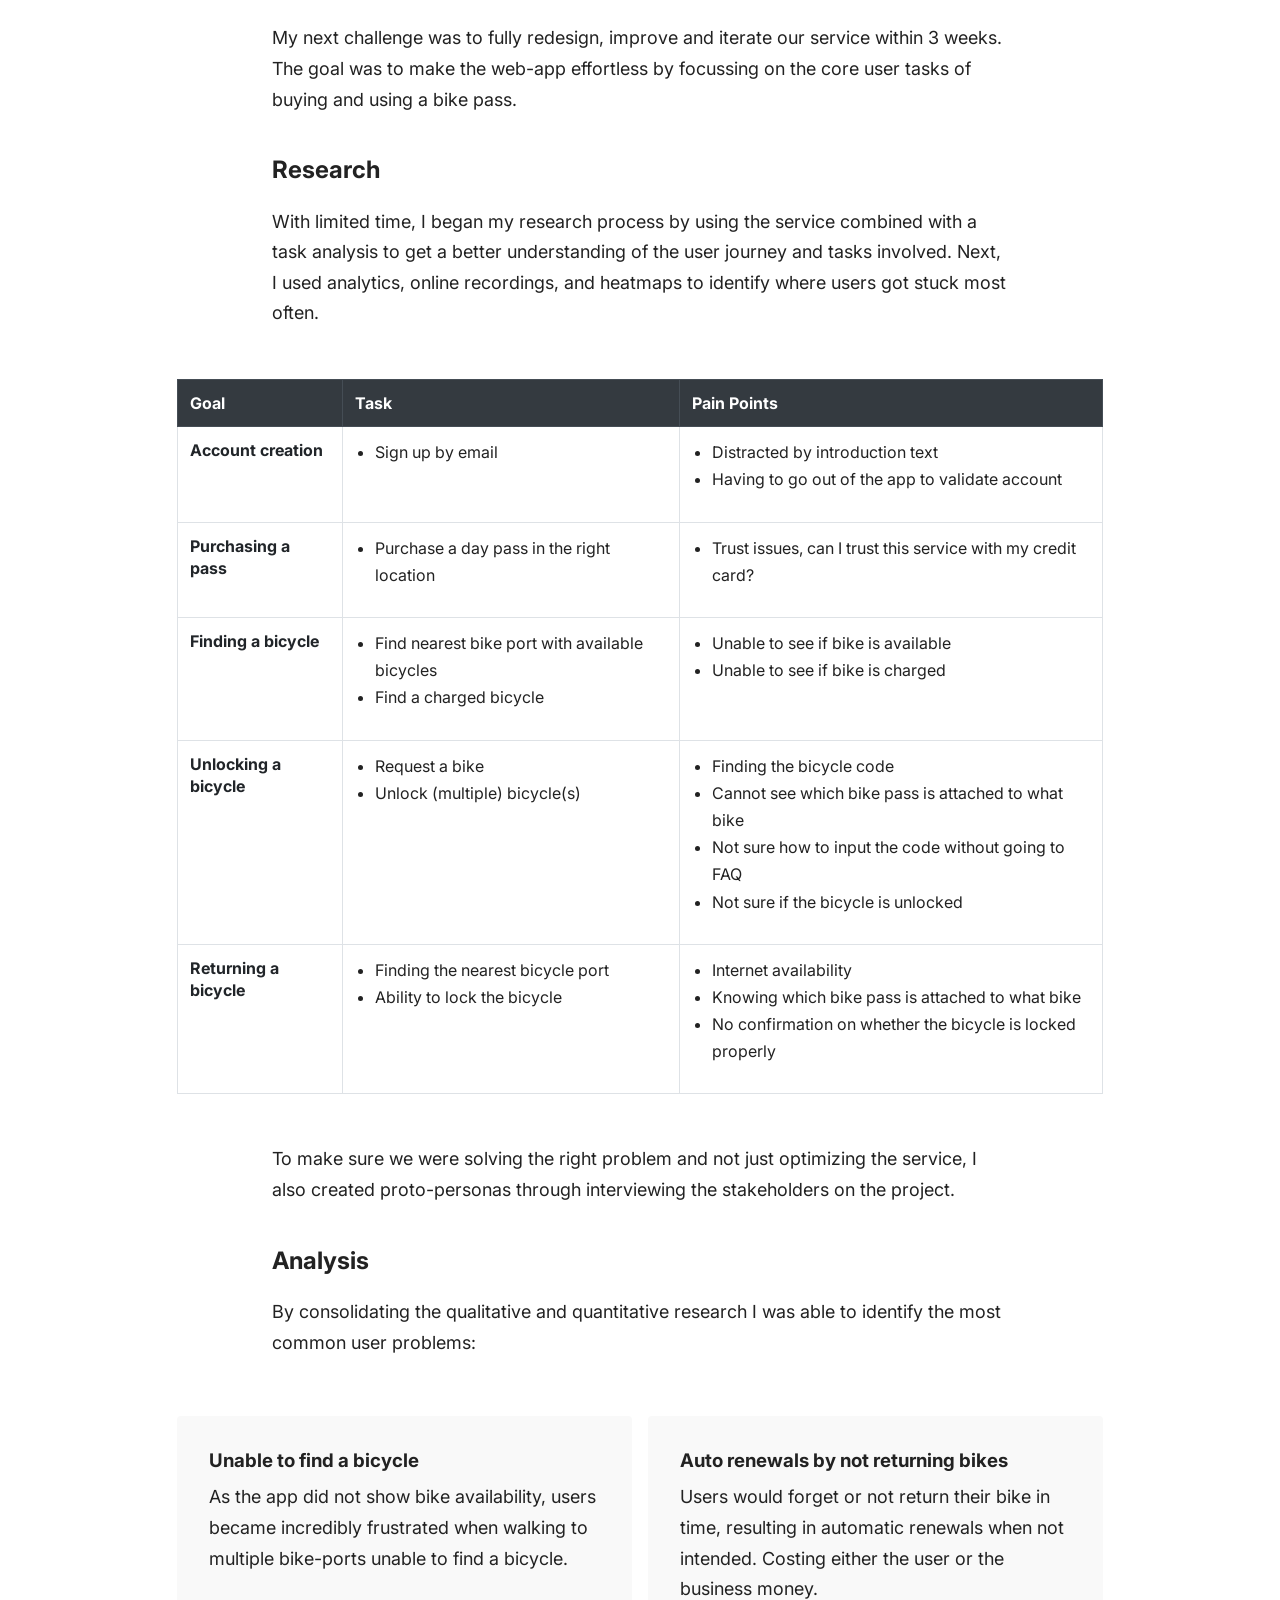
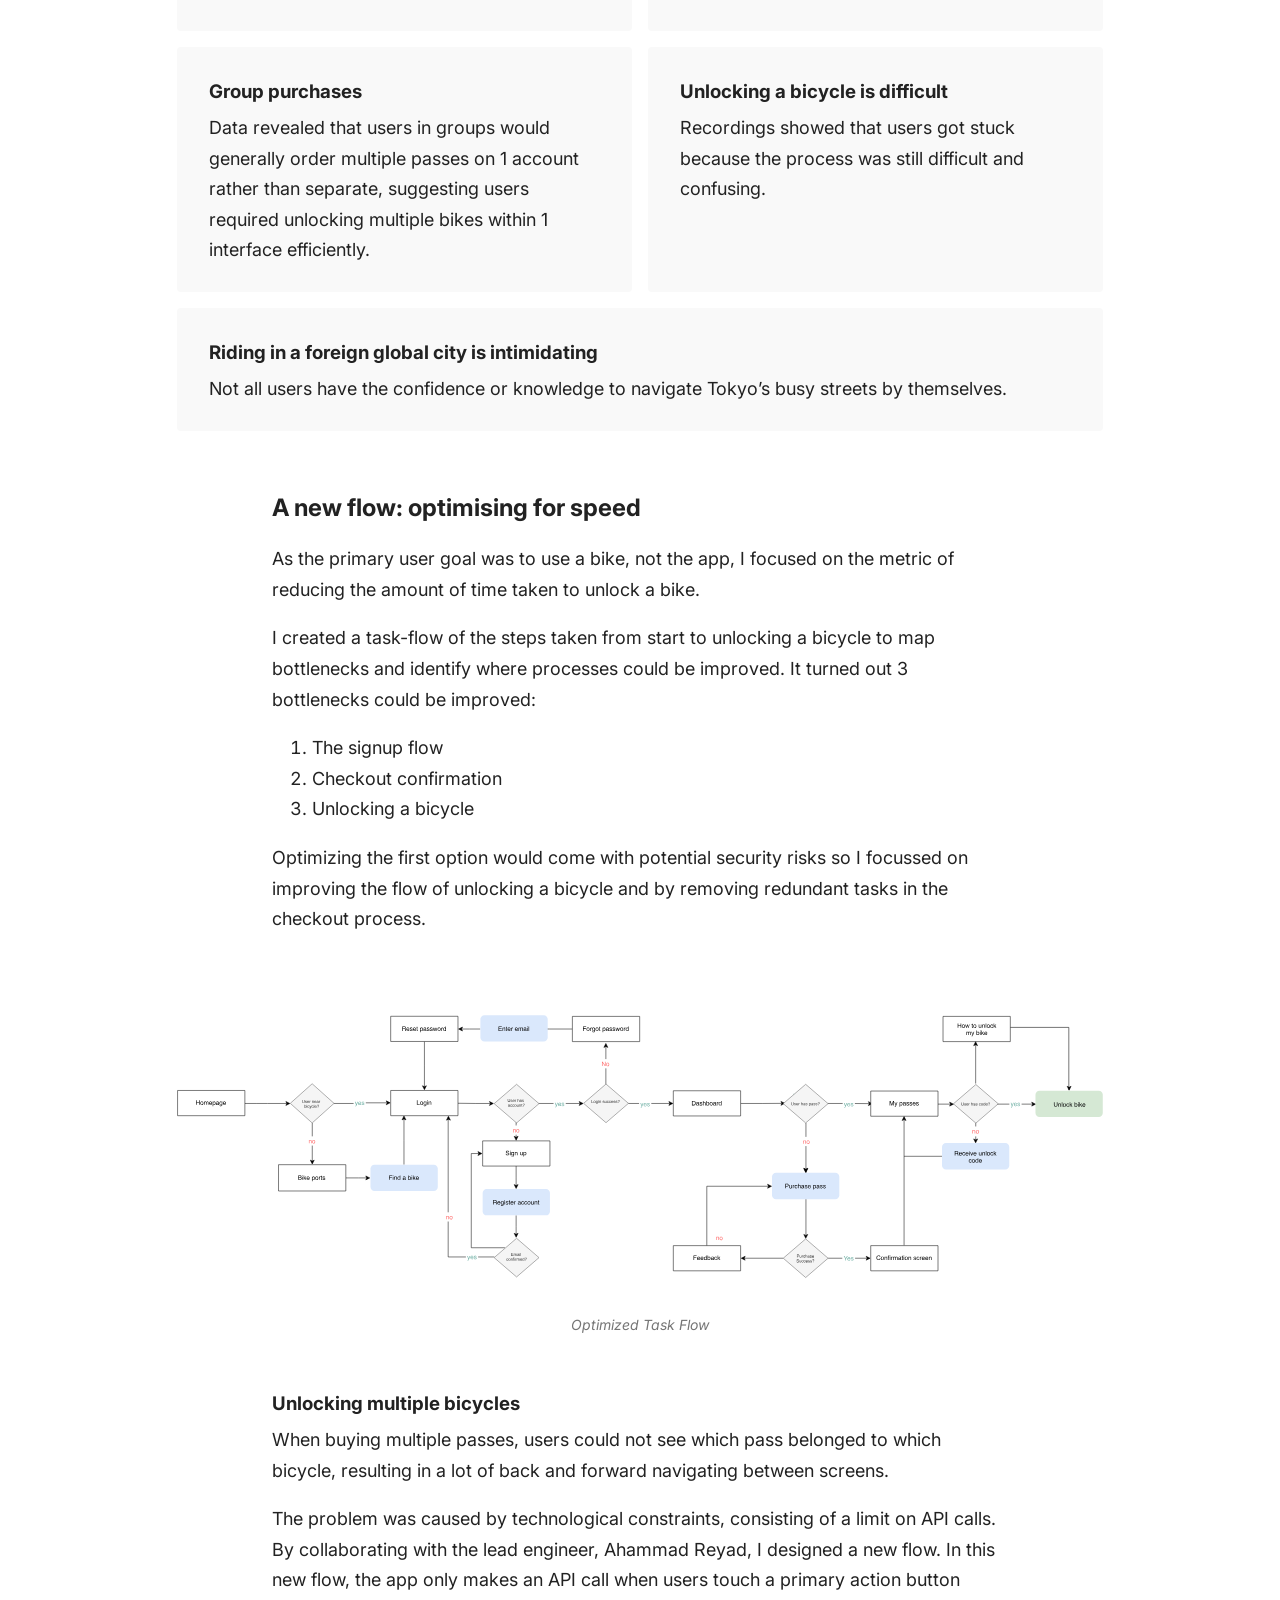
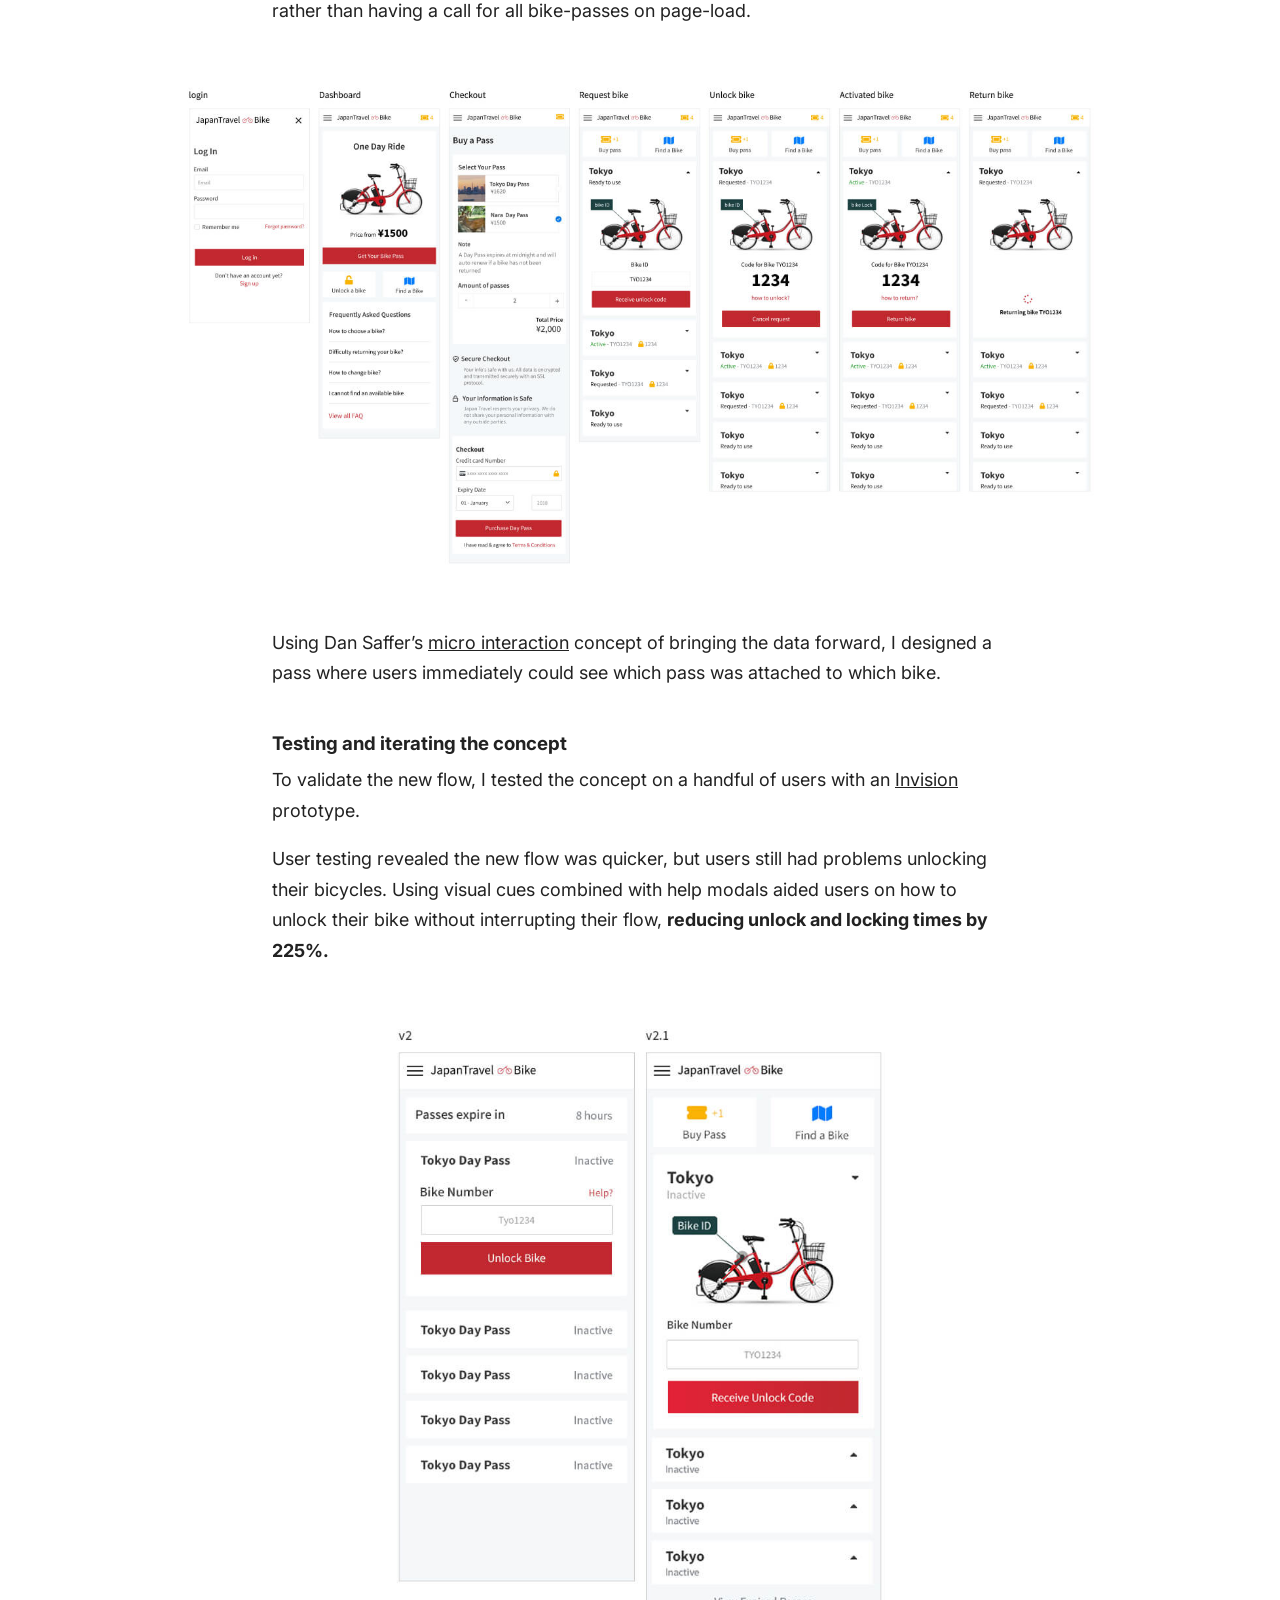
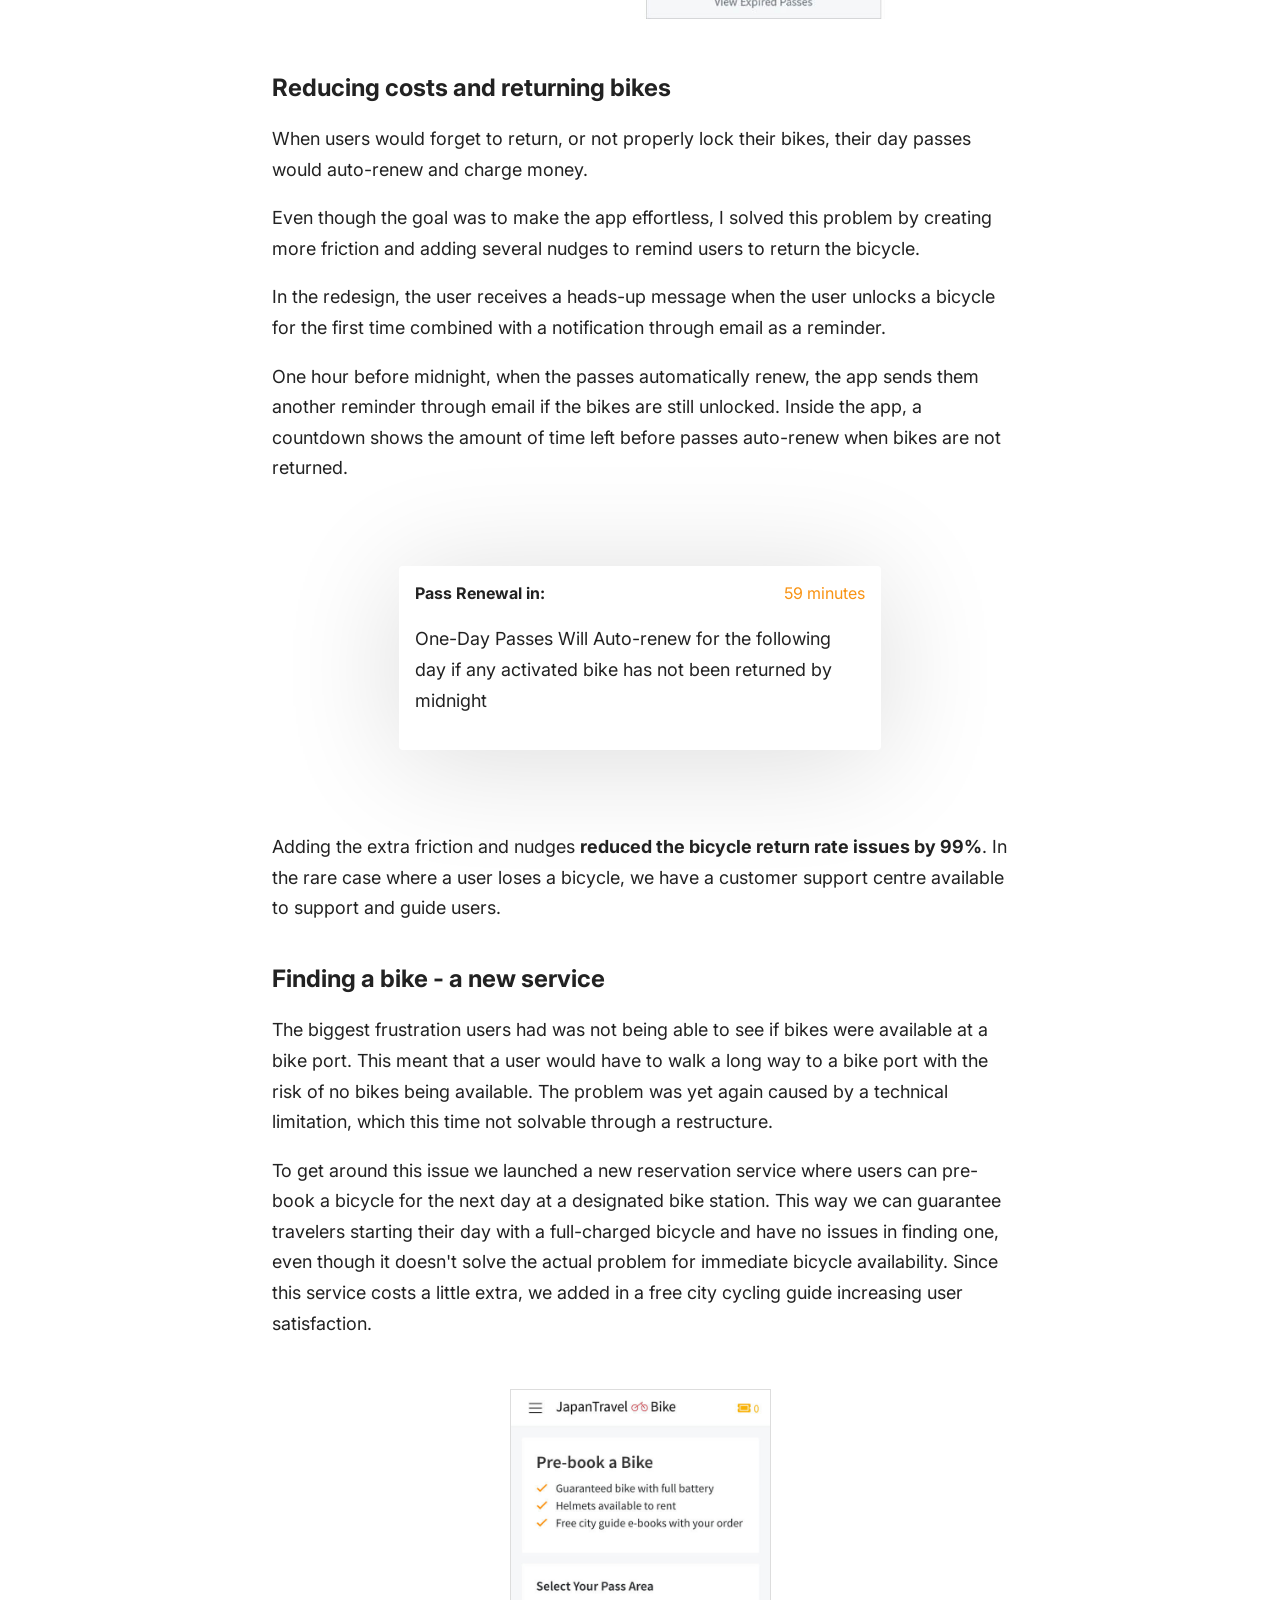
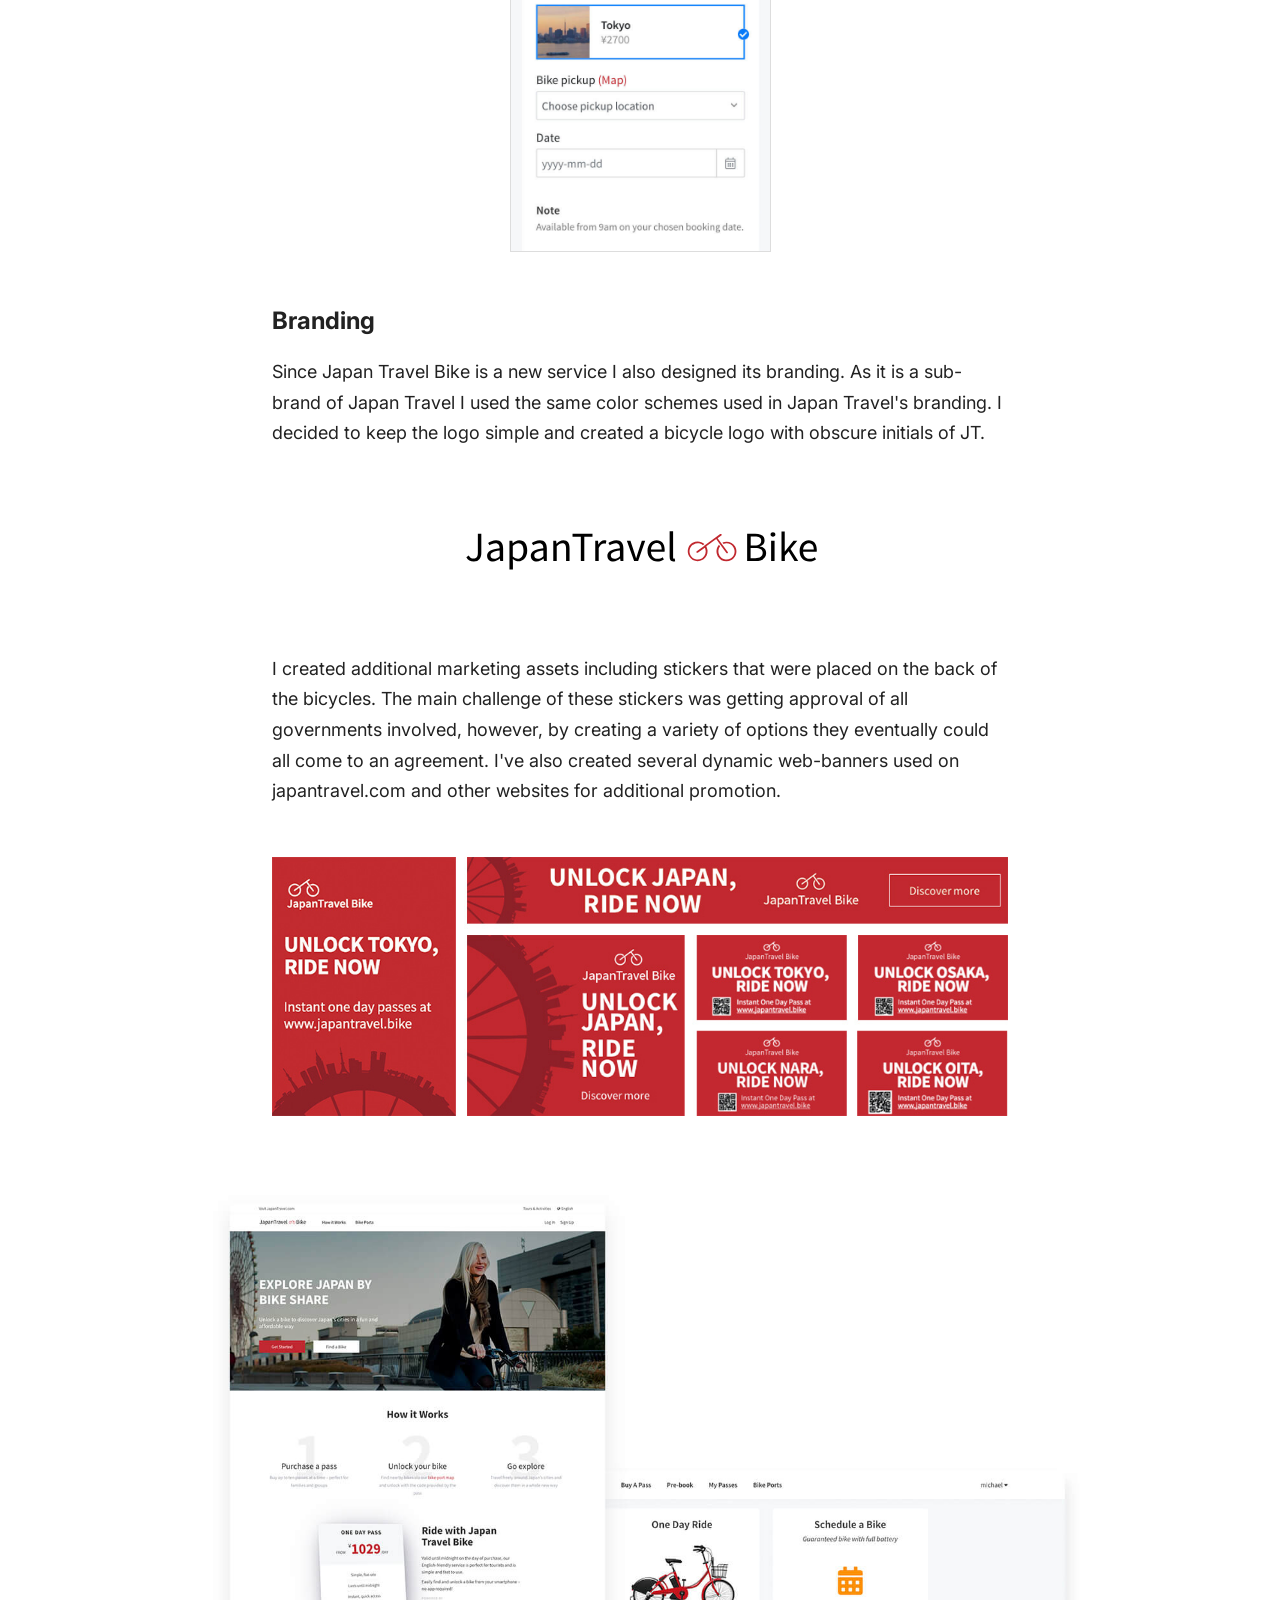
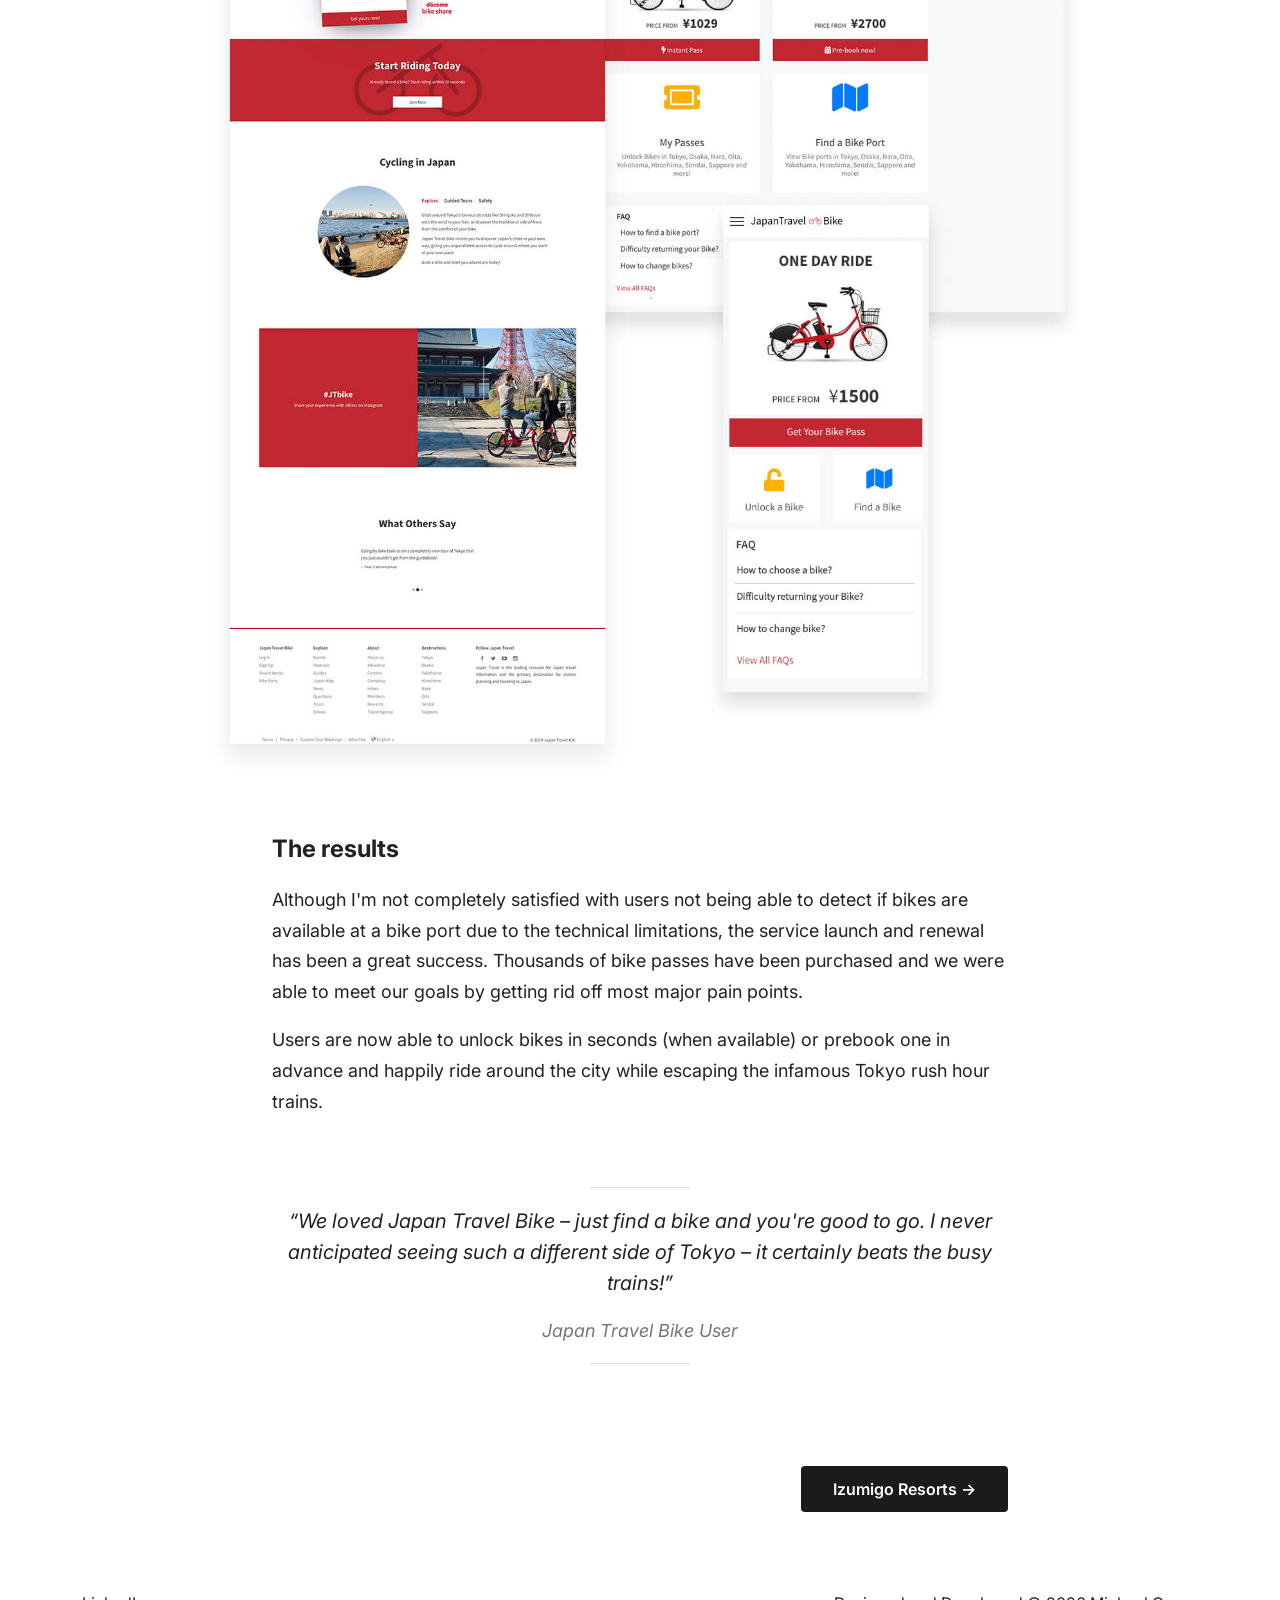
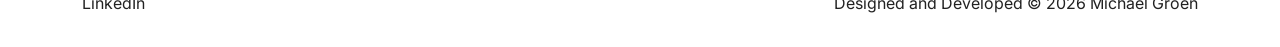
<file: jtbike.html>
<!doctype html>
<html class="no-js" lang="en">

<head>
      <!-- Global site tag (gtag.js) - Google Analytics -->
  <script async src="https://www.googletagmanager.com/gtag/js?id=UA-145173156-1"></script>
  <script>
    window.dataLayer = window.dataLayer || [];
    function gtag(){dataLayer.push(arguments);}
    gtag('js', new Date());

    gtag('config', 'UA-145173156-1');
  </script>


  <link rel="preconnect" href="https://fonts.googleapis.com">
  <link rel="preconnect" href="https://fonts.gstatic.com" crossorigin>
  <link href="https://fonts.googleapis.com/css2?family=Inter:wght@200;400;500;600;700" rel="stylesheet">

  <meta charset="utf-8">
  <meta name="viewport" content="width=device-width, initial-scale=1">

  <title>Japan Travel Bike - Product Design Portfolio of Michael Groen</title>
  <meta name="description" content="User Experience Design case study of Japan Travel Bike. Japan Travel Bike is an online reseller built on top of Docomo Bikeshare’s bike rental service enabling travellers to rent bikes for a day around various cities in Japan including highly visited tourist locations such as Tokyo, Osaka and Nara.">

  <link rel="apple-touch-icon" href="apple-touch-icon.png">
  <link rel="shortcut icon" href="favicon.png">

  <link rel="stylesheet" href="css/main.css">

  <link rel="canonical" href="https://michaelgroen.com/img/work-jtbike.jpg">

  <!-- facebook -->
  <meta property="og:type" content="website">
  <meta property="og:site_name" content="Michael Groen - Product Designer Portfolio">
  <meta property="og:title" content="Japan Travel Bike - Product Design Portfolio of Michael Groen">
  <meta property="og:description" content="User Experience Design case study of Japan Travel Bike. Japan Travel Bike is an online reseller built on top of Docomo Bikeshare’s bike rental service enabling travellers to rent bikes for a day around various cities in Japan including highly visited tourist locations such as Tokyo, Osaka and Nara.">
  <meta property="og:url" content="https://michaelgroen.com/img/work-jtbike.jpg">
  <meta property="og:image" content="https://michaelgroen.com/img/work-izumigo.jpg">

  <!-- twitter -->
  <meta name="twitter:card" content="summary">
  <meta name="twitter:site" content="@GroenMhg">
  <meta name="twitter:image:alt" content="Portfolio of Michael Groen, a Product Designer based in Tokyo.">
</head>

<body>
  <!-- Add your site or application content here -->
<header class="container-fluid">
  <nav>
    <a class="topnav__logo" href="index.html">MG.</a>
    <ul class="topnav">
      <li class="topnav__item "><a href="index.html">Work</a></li>
      <li class="topnav__item "><a href="about.html">About</a></li>
    </ul>
  </nav>
</header>

  <main class="">
    <article class="container project">
      <section class="introduction">
        <div class="row">
          <div class="col col-md-10 offset-md-1 col-lg-8 offset-lg-2">
            <h1 class="introduction__title">Japan Travel Bike is an online reseller built on top of Docomo's bikesharing service enabling travellers to rent bikes for a day around various cities in Japan including highly visited tourist locations such as Tokyo, Osaka and Nara.</p>
          </div>
        </div>
      </section>

      <section class="">
        <div class="row">
          <div class="col col-lg-10 offset-lg-1">
            <div class="blocks">
              <div class="blocks__item">
                <h3>Core Team</h3>
                <ul class="list list--nostyle">
                  <li>Software Engineer</li>
                  <li>Creative Director</li>
                  <li>Lead Designer (Me)</li>
                </ul>
              </div>

              <div class="blocks__item">
                <h3>My Role</h3>
                <ul class="list list--nostyle">
                  <li>User research</li>
                  <li>Product design</li>
                  <li>Front-end development</li>
                  <li>Branding</li>
                </ul>
              </div>

              <div class="blocks__item">
                <h3>The Impact</h3>
                <ul class="list">
                  <li>Reduced amount of time taken to unlock a bike by <b>57%</b></li>
                  <li>Decreased costs by reducing bike return issues by <b>99%</b></li>
                  <li>Increased return user by <b>18%</b></li>    
                </ul>
              </div>
            </div>
          </div>
        </div>
      </section>

      <section class="body">
        <div class="row">
          <div class="col col-md-10 offset-md-1 col-lg-8 offset-lg-2">
            <h2>Kicking off: How it all started</h2>
            <p>Bike-sharing is a popular concept around the world and a variety of these programs exist in global cities such as New York, Amsterdam and nowadays in Tokyo.</p>

            <p>Docomo’s original bicycle service was provided in Japanese only, and to unlock a bicycle, users had to go through a tiresome process which took approximately 10 to 15 minutes. This is where Japan Travel saw an opportunity and started Japan Travel Bike as a service for travelers.</p>

          </div>
        </div>

        <div class="row">
          <div class="col col-md-10 offset-md-1 col-lg-8 offset-lg-2">
            <h2>The  challenge</h2>
            <p>Before starting this project we validated the concept of this service by creating an MVP reusing design patterns from an earlier product. The concept was considered a success once bicycle passes were frequently purchased and travelers started using bicycles.</p>

            <blockquote>
              “I Think it’s really useful to be able to rent a bike for a day so that you can avoid crowded public transportation. Especially for short distances such as Shibuya to Harajuku.”
              <footer>Japan Travel Bike User</footer>
            </blockquote>

            <p>My next challenge was to fully redesign, improve and iterate our service within 3 weeks. The goal was to make the web-app effortless by focussing on the core user tasks of buying and using a bike pass.</p>
          </div>
        </div>

        <div class="row">
          <div class="col col-md-10 offset-md-1 col-lg-8 offset-lg-2">
            <h2>Research</h2>
            <p>With limited time, I began my research process by using the service combined with a task analysis to get a better understanding of the user journey and tasks involved. Next, I used analytics, online recordings, and heatmaps to identify where users got stuck most often.</p>
          </div>
        </div>

        <div class="row">
          <div class="col col-lg-10 offset-lg-1">
          <div class="table-responsive">
              <table class="table">            
                <thead class="thead-dark">
                  <tr>
                    <th>Goal</th>
                    <th>Task</th>
                    <th>Pain Points</th>
                  </tr>
                </thead>
                <tbody>
                  <tr>
                    <th>Account creation</th>
                    <td>
                      <ul>                       
                        <li>Sign up by email</li>                   
                      </ul>
                    </td>
                    <td>
                      <ul>
                        <li>Distracted by introduction text</li>
                        <li>Having to go out of the app to validate account</li>
                      </ul>
                    </td>
                  </tr>
                  <tr>
                    <th>Purchasing a pass</th>
                    <td>
                      <ul>                       
                        <li>Purchase a day pass in the right location</li>                
                      </ul>
                    </td>
                    <td>
                      <ul>
                        <li>Trust issues, can I trust this service with my credit card?</li>
                      </ul>
                    </td>
                  </tr>
                  <tr>
                    <th>Finding a bicycle</th>
                    <td>
                      <ul>
                        <li>Find nearest bike port with available bicycles</li>
                        <li>Find a charged bicycle</li>
                      </ul>
                    </td>
                    <td>
                      <ul>
                        <li>Unable to see if bike is available</li>
                        <li>Unable to see if bike is charged</li>
                      </ul>
                    </td>
                  </tr>
                  <tr>
                    <th>Unlocking a bicycle</th>
                    <td>
                      <ul>                       
                        <li>Request a bike</li>
                        <li>Unlock (multiple) bicycle(s)</li>                     
                      </ul>
                    </td>
                    <td>
                      <ul>
                        <li>Finding the bicycle code</li>
                        <li>Cannot see which bike pass is attached to what bike</li>
                        <li>Not sure how to input the code without going to FAQ</li>
                        <li>Not sure if the bicycle is unlocked</li>
                      </ul>
                    </td>
                  </tr>
                  <tr>
                    <th>Returning a bicycle</th>
                    <td>
                      <ul>
                        <li>Finding the nearest bicycle port</li>
                        <li>Ability to lock the bicycle</li>
                      </ul>
                    </td>
                    <td>
                      <ul>
                        <li>Internet availability</li>
                        <li>Knowing which bike pass is attached to what bike</li>
                        <li>No confirmation on whether the bicycle is locked properly</li>
                      </ul>
                    </td>
                  </tr>
                </tbody>
              </table>
            </div>           
          </div>
        </div>

        <div class="row">
          <div class="col col-md-10 offset-md-1 col-lg-8 offset-lg-2">
             <p>To make sure we were solving the right problem and not just optimizing the service, I also created proto-personas through interviewing the stakeholders on the project.</p>
          </div>
        </div>

        <div class="row">
          <div class="col col-md-10 offset-md-1 col-lg-8 offset-lg-2">
            <h2>Analysis</h2>
            <p>By consolidating the qualitative and quantitative research I was able to identify the most common user problems:</p>
          </div>
        </div>

        <div class="row">
          <div class="col col-lg-10 offset-lg-1">
            <div class="blocks">
              <div class="blocks__item">
                <h3>Unable to find a bicycle</h3>
                <p>As the app did not show bike availability, users became incredibly frustrated when walking to multiple bike-ports unable to find a bicycle.</p>
                </div>
                <div class="blocks__item">
                  <h3>Auto renewals by not returning bikes</h3>
                  <p>Users would forget or not return their bike in time, resulting in automatic renewals when not intended. Costing either the user or the business money.</p>
                </div>
                <div class="blocks__item">
                <h3>Group purchases</h3>
                <p>Data revealed that users in groups would generally order multiple passes on 1 account rather than separate, suggesting users required unlocking multiple bikes within 1 interface efficiently.</p>
              </div>
                <div class="blocks__item">
                  <h3>Unlocking a bicycle is difficult</h3>
                  <p>Recordings showed that users got stuck because the process was still difficult and confusing.</p>                  
                </div>
                <div class="blocks__item">
                  <h3>Riding in a foreign global city is intimidating</h3>
                  <p>Not all users have the confidence or knowledge to navigate Tokyo’s busy streets by themselves.</p>                  
                </div>
              </div>
          </div>
        </div>

        <div class="row">
          <div class="col col-md-10 offset-md-1 col-lg-8 offset-lg-2">
            <h2>A new flow: optimising for speed</h2>
            <p>As the primary user goal was to use a bike, not the app, I focused on the metric of reducing the amount of time taken to unlock a bike.</p>

            <p>I created a task-flow of the steps taken from start to unlocking a bicycle to map bottlenecks and identify where processes could be improved. It turned out 3 bottlenecks could be improved:</p>

            <ol>
              <li>The signup flow</li>
              <li>Checkout confirmation</li>
              <li>Unlocking a bicycle</li>
            </ol>

            <p>Optimizing the first option would come with potential security risks so I focussed on improving the flow of unlocking a bicycle and by removing redundant tasks in the checkout process.</p>
          </div>
        </div>


        <div class="row">
          <div class="col col-lg-10 offset-lg-1 ">
            <figure>
              <img class="img-responsive" src="img/jtbike/bike-taskflow.svg" alt="Japan Travel Bike taskflow">
              <figcaption>Optimized Task Flow</figcaption>
            </figure>
          </div>
        </div>

        <div class="row">
          <div class="col col-md-10 offset-md-1 col-lg-8 offset-lg-2">
            <h3>Unlocking multiple bicycles</h3>
            <p>When buying multiple passes, users could not see which pass belonged to which bicycle, resulting in a lot of back and forward navigating between screens.</p>
            
            <p>The problem was caused by technological constraints, consisting of a limit on API calls. By collaborating with the lead engineer, Ahammad Reyad, I designed a new flow. In this new flow, the app only makes an API call when users touch a primary action button rather than having a call for all bike-passes on page-load.</p>
            

            </div>
          </div>

        <div class="row">
          <div class="col col-lg-10 offset-lg-1 ">
            <figure>
              <img class="img-responsive" src="img/jtbike/bike-unlock-flow.jpg" alt="Japan Travel Bike unlock flow">
            </figure>
          </div>
        </div>
        <div class="row">
          <div class="col col-md-10 offset-md-1 col-lg-8 offset-lg-2">
            <p>Using Dan Saffer’s <a href="http://microinteractions.com/" target="_blank" rel="noopener">micro interaction</a> concept of bringing the data forward, I designed a pass where users immediately could see which pass was attached to which bike.</p>
          </div>
        </div>

        <div class="row">
          <div class="col col-md-10 offset-md-1 col-lg-8 offset-lg-2">
            <h3>Testing and iterating the concept</h3>
            <p>To validate the new flow, I tested the concept on a handful of users with an <a href="https://www.invisionapp.com/" target="_blank" rel="noopener">Invision</a> prototype.</p>
            <p>User testing revealed the new flow was quicker, but users still had problems unlocking their bicycles. Using visual cues combined with help modals aided users on how to unlock their bike without interrupting their flow, <b>reducing unlock and locking times by 225%.</b></p>
          </div>
        </div>

        <div class="row">
          <div class="col col-md-8 offset-md-2 col-lg-6 offset-lg-3 ">
            <figure>
              <img class="img-responsive" src="img/jtbike/bike-versioning.jpg" alt="Japan Travel Bike versions">
            </figure>
          </div>
        </div>

        <div class="row">
          <div class="col col-md-10 offset-md-1 col-lg-8 offset-lg-2">
            <h2>Reducing costs and returning bikes</h2>
            <p>When users would forget to return, or not properly lock their bikes, their day passes would auto-renew and charge money.</p>

            <p>Even though the goal was to make the app effortless, I solved this problem by creating more friction and adding several nudges to remind users to return the bicycle.</p>

            <p>In the redesign, the user receives a heads-up message when the user unlocks a bicycle for the first time combined with a notification through email as a reminder.</p>

            <p>One hour before midnight, when the passes automatically renew, the app sends them another reminder through email if the bikes are still unlocked. Inside the app, a countdown shows the amount of time left before passes auto-renew when bikes are not returned.</p>  

            <div class="row justify-center">
              <div class="col-sm-8">
                <div class="bike-card">
                  <div class="row">
                    <div class="col-6">
                      <h4 class="bike-card__title">Pass Renewal in:</h4>
                    </div>
                    <div class="col-6">
                      <time class="bike-card__timer">59 minutes</time>
                    </div>
                  </div>
                  <p class="bike-card__description">One-Day Passes Will Auto-renew for the following day if any activated bike has not been returned by midnight</p>
                </div>
              </div>
            </div>

          </div>
        </div>

        <div class="row">
          <div class="col col-md-10 offset-md-1 col-lg-8 offset-lg-2">

            <p>Adding the extra friction and nudges <b>reduced the bicycle return rate issues by 99%</b>.  In the rare case where a user loses a bicycle, we have a customer support centre available to support and guide users. </p>


          </div>
        </div>

        <div class="row">
          <div class="col col-md-10 offset-md-1 col-lg-8 offset-lg-2">
            <h2>Finding a bike - a new service</h2>
            <p>The biggest frustration users had was not being able to see if bikes were available at a bike port. This meant that a user would have to walk a long way to a bike port with the risk of no bikes being available. The problem was yet again caused by a technical limitation, which this time not solvable through a restructure.</p>

            <p>To get around this issue we launched a new reservation service where users can pre-book a bicycle for the next day at a designated bike station. This way we can guarantee travelers starting their day with a full-charged bicycle and have no issues in finding one, even though it doesn't solve the actual problem for immediate bicycle availability. Since this service costs a little extra, we added in a free city cycling guide increasing user satisfaction.</p>
          </div>
        </div>

        <div class="row justify-center">
          <div class="col-8 col-sm-5 col-md-4 col-lg-3">
            <figure>
              <img class="img-responsive img--border" src="img/jtbike/bike-prebook.jpg" alt="Japan Travel Bike prebooking">
            </figure>
          </div>
        </div>

        <div class="row">
          <div class="col col-md-10 offset-md-1 col-lg-8 offset-lg-2">
            <h2>Branding</h2>
            <p>Since Japan Travel Bike is a new service I also designed its branding. As it is a sub-brand of Japan Travel I used the same color schemes used in Japan Travel's branding. I decided to keep the logo simple and created a bicycle logo with obscure initials of JT.</p>
          </div>
        </div>

        <div class="row justify-center">
          <div class="col-10 col-md-6 col-lg-4">
            <figure class="mt-4 mb-4">
              <img class="img-responsive" src="img/jtbike/bike_logo.svg" alt="Japan Travel Bike logo">
            </figure>
          </div>
        </div>

        <div class="row">
          <div class="col col-md-10 offset-md-1 col-lg-8 offset-lg-2">
            <p>I created additional marketing assets including stickers that were placed on the back of the bicycles. The main challenge of these stickers was getting approval of all governments involved, however, by creating a variety of options they eventually could all come to an agreement. I've also created several dynamic web-banners used on japantravel.com and other websites for additional promotion.</p>
          </div>
        </div>

        <div class="row justify-center">
          <div class="col col-md-10 col-lg-8">
            <figure>
              <img class="img-responsive" src="img/jtbike/bike-banners.jpg" alt="Japan Travel Bike banners">
            </figure>
          </div>
        </div>

        <div class="row">
          <div class="col col-lg-10 offset-lg-1">
            <figure>
              <img class="img-responsive" src="img/jtbike/bike-system.jpg" alt="Japan Travel Bike design overview">
            </figure>
          </div>
        </div>

        <div class="row">
          <div class="col col-md-10 offset-md-1 col-lg-8 offset-lg-2">
            <h2>The results</h2>
            <p>Although I'm not completely satisfied with users not being able to detect if bikes are available at a bike port due to the technical limitations, the service launch and renewal has been a great success. Thousands of bike passes have been purchased and we were able to meet our goals by getting rid off most major pain points.</p>

            <p>Users are now able to unlock bikes in seconds (when available) or prebook one in advance and happily ride around the city while escaping the infamous Tokyo rush hour trains.</p>

            <blockquote>“We loved Japan Travel Bike – just find a bike and you're good to go. I never anticipated seeing such a different side of Tokyo – it certainly beats the busy trains!”
            <footer>Japan Travel Bike User</footer></blockquote>
          </div>
        </div>
      </section>
    </article>
  </section>
    <section class="container project-outro">
      <div class="row">
        <div class="col col-md-10 offset-md-1 col-lg-8 offset-lg-2">
          <div class="row">
            <div class="col align-right">                
                <a class="button" href="izumigo.html">Izumigo Resorts →</a>
            </div>
          </div>
        </div>
      </div>
    </section>
  </main>
        <footer class="container">
    <div class="row">
      <div class="col-12 col-md-5">
        <ul class="footer-list">
          <li class="footer-list__item"><a href="https://www.linkedin.com/in/groenmhg/" target="_blank" rel="noopener">LinkedIn</a></li>
        </ul>
      </div>
      <div class="col-12 col-md-7">
        <div class="footer__credit">Designed and Developed © <span id="year"></span> Michael Groen</div>
      </div>
    </div>
  </footer>
  <script src="https://cdnjs.cloudflare.com/ajax/libs/gsap/3.10.4/gsap.min.js"></script>

<script src="./js/main.js"></script>
</body>

</html>
</file>
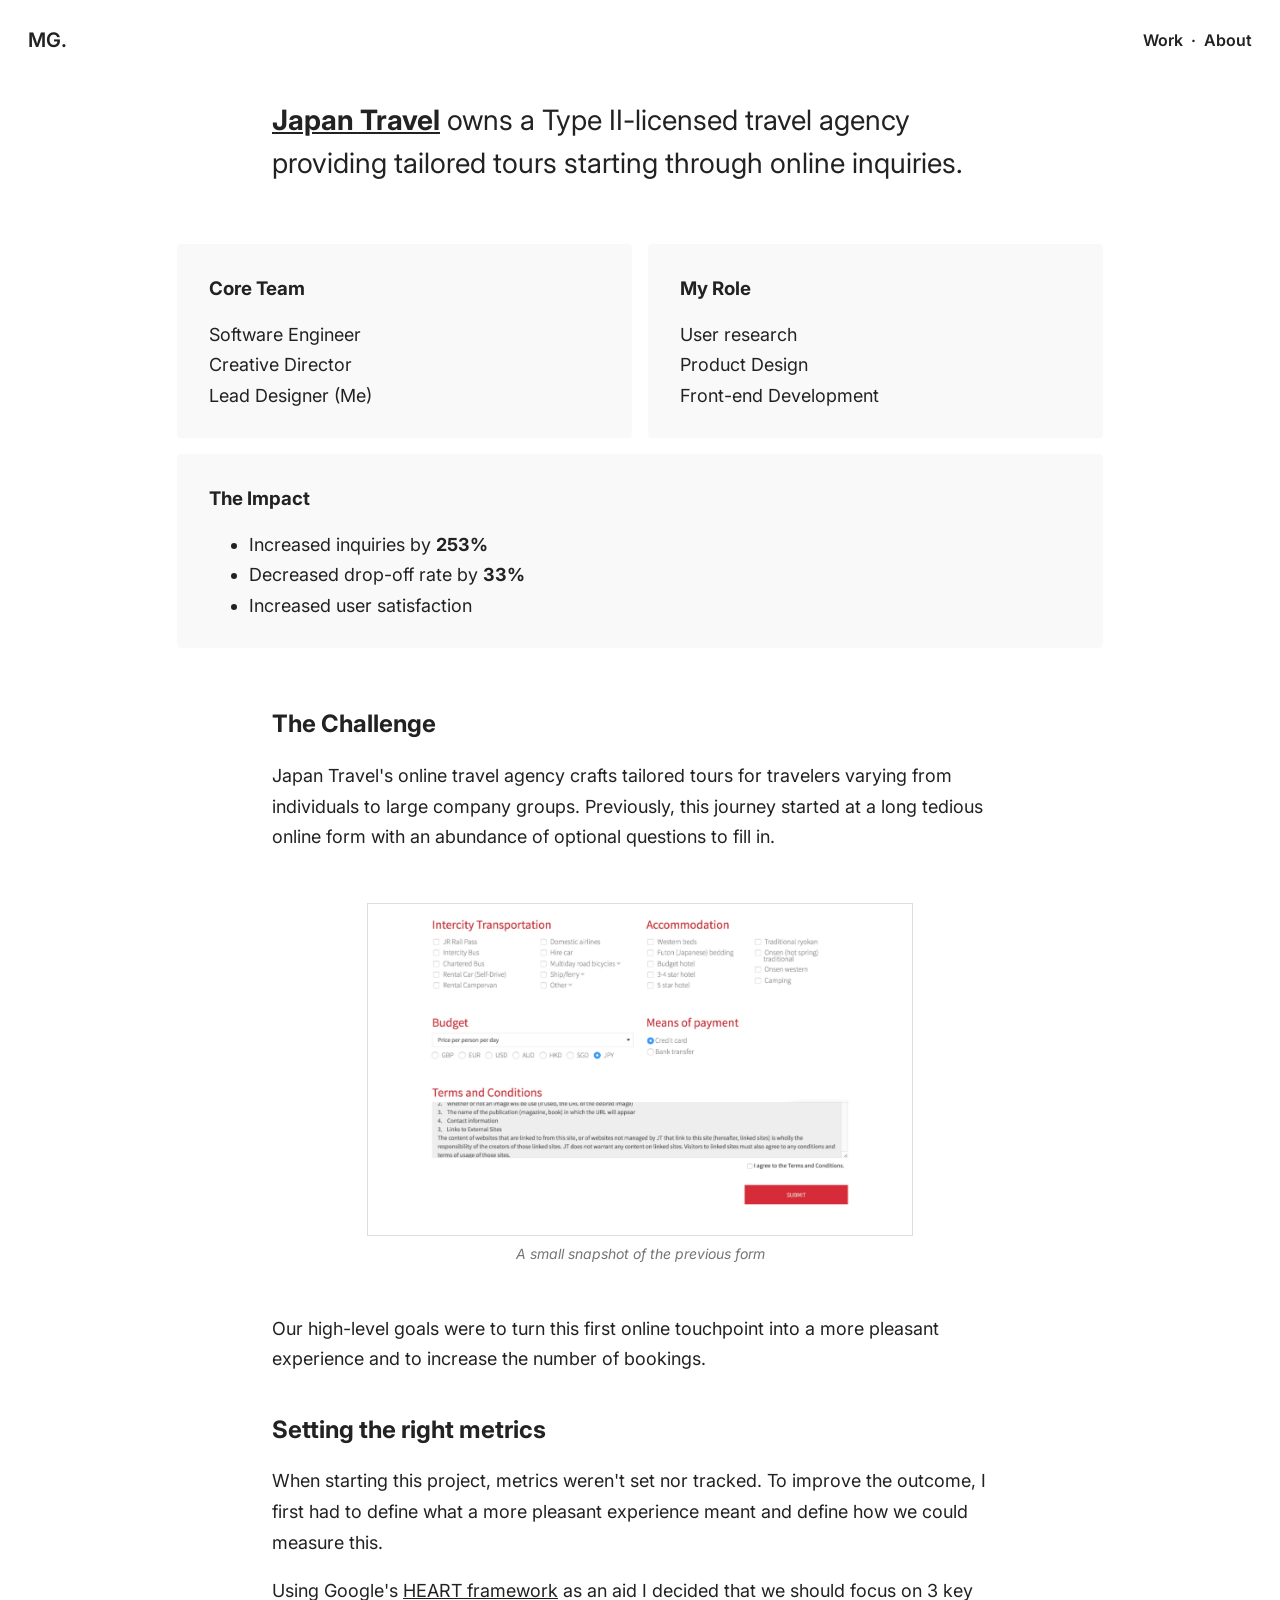
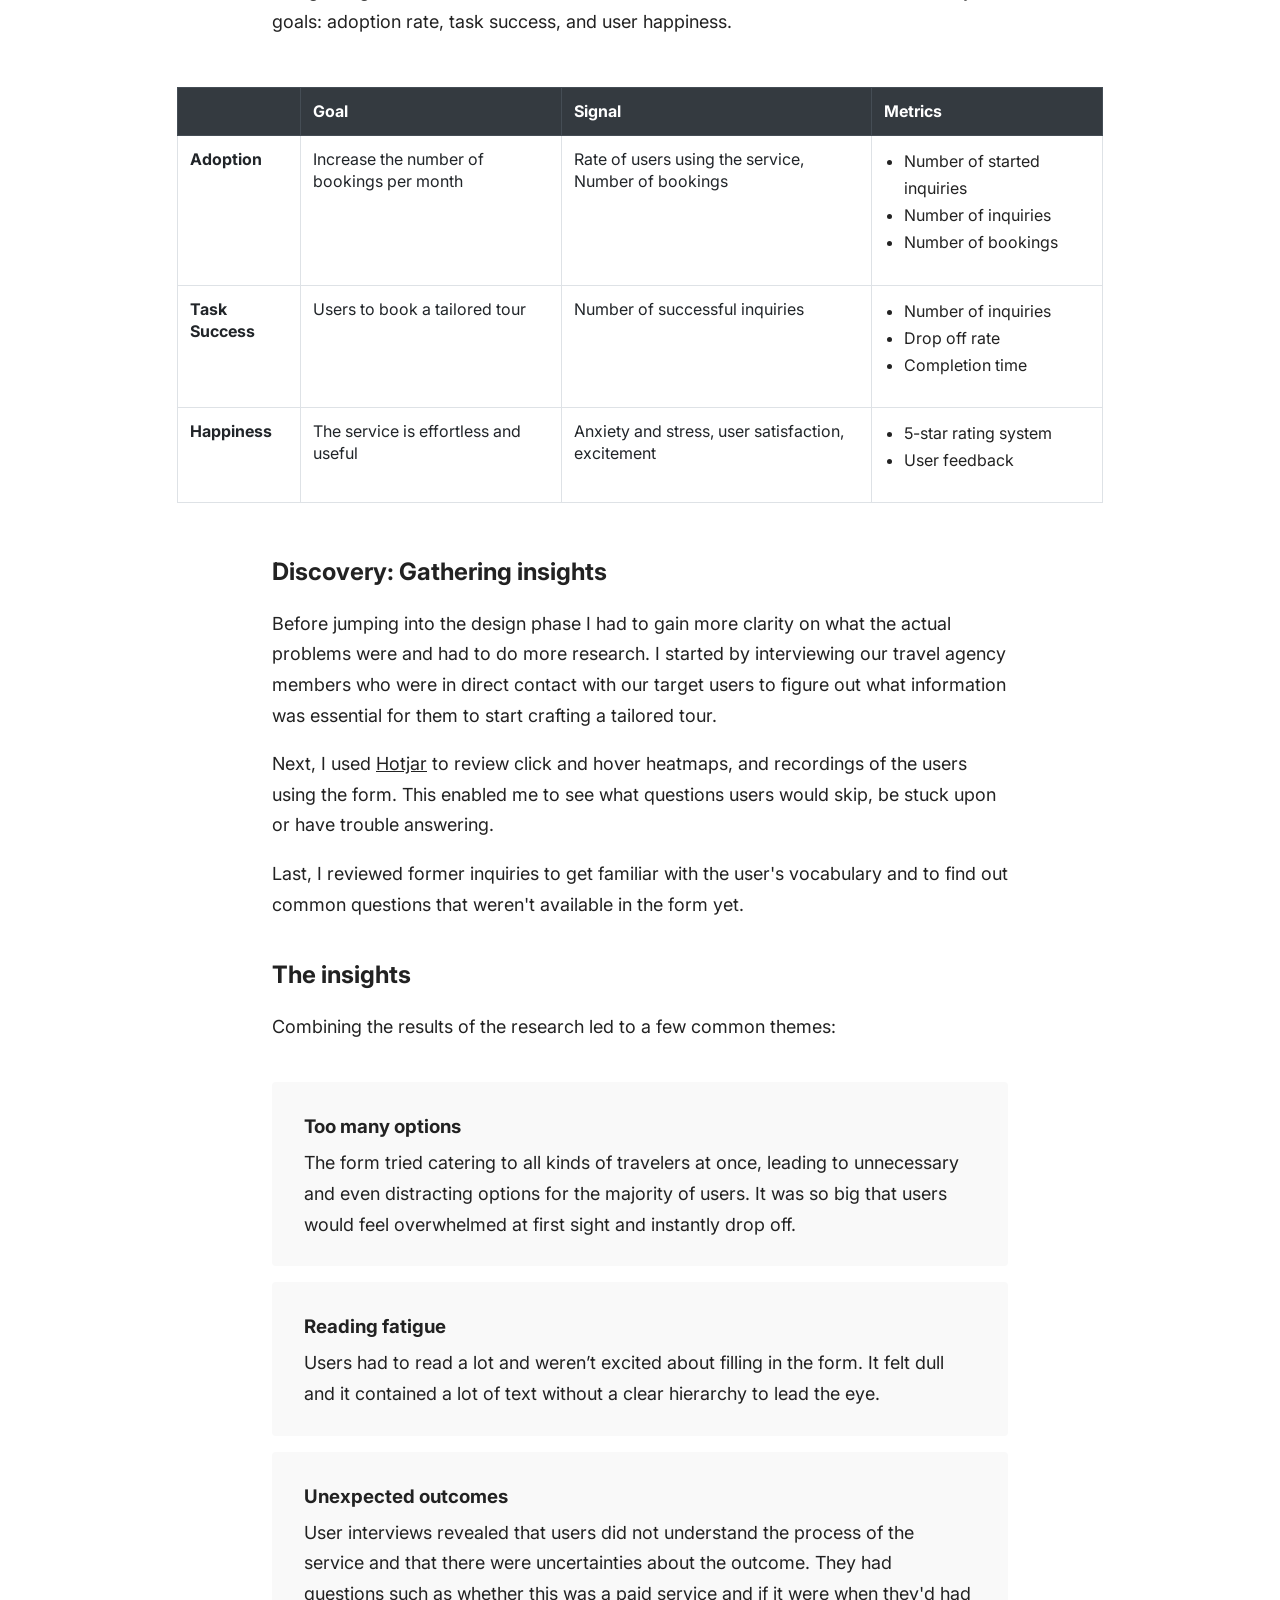
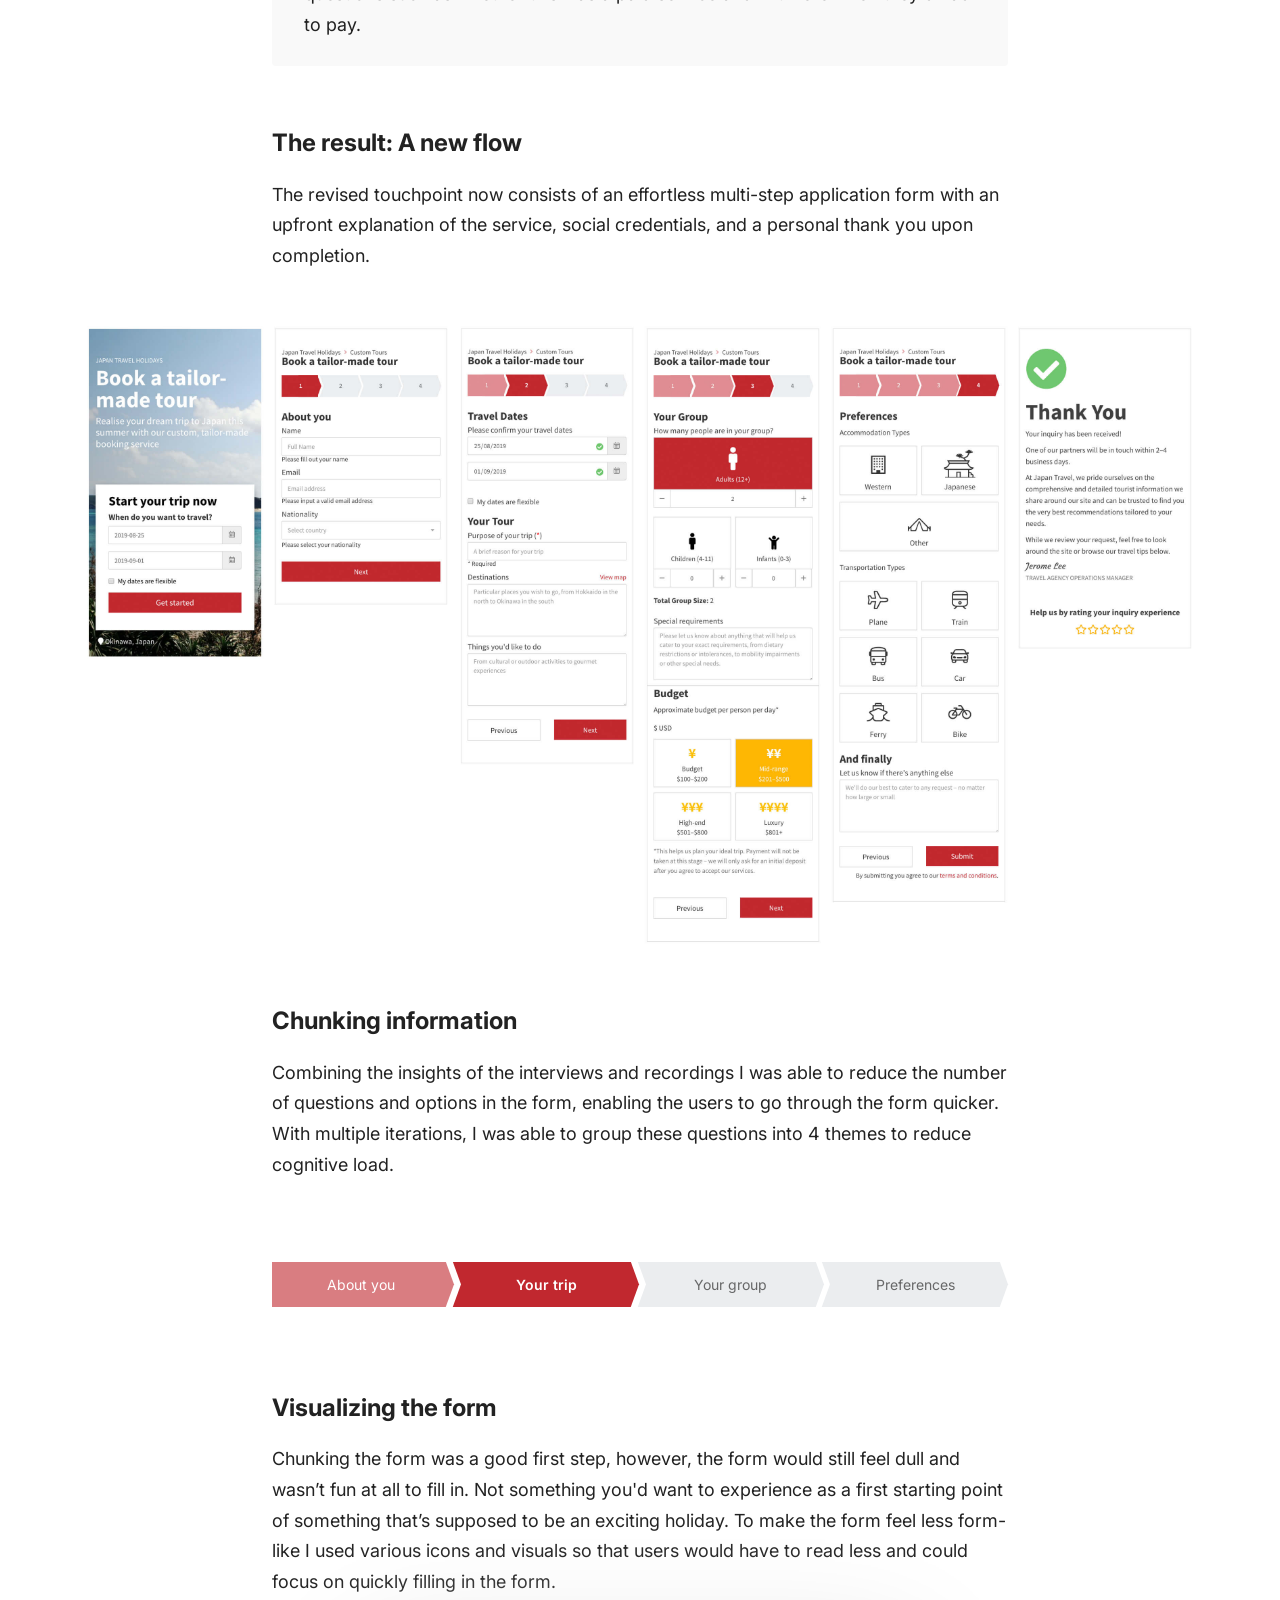
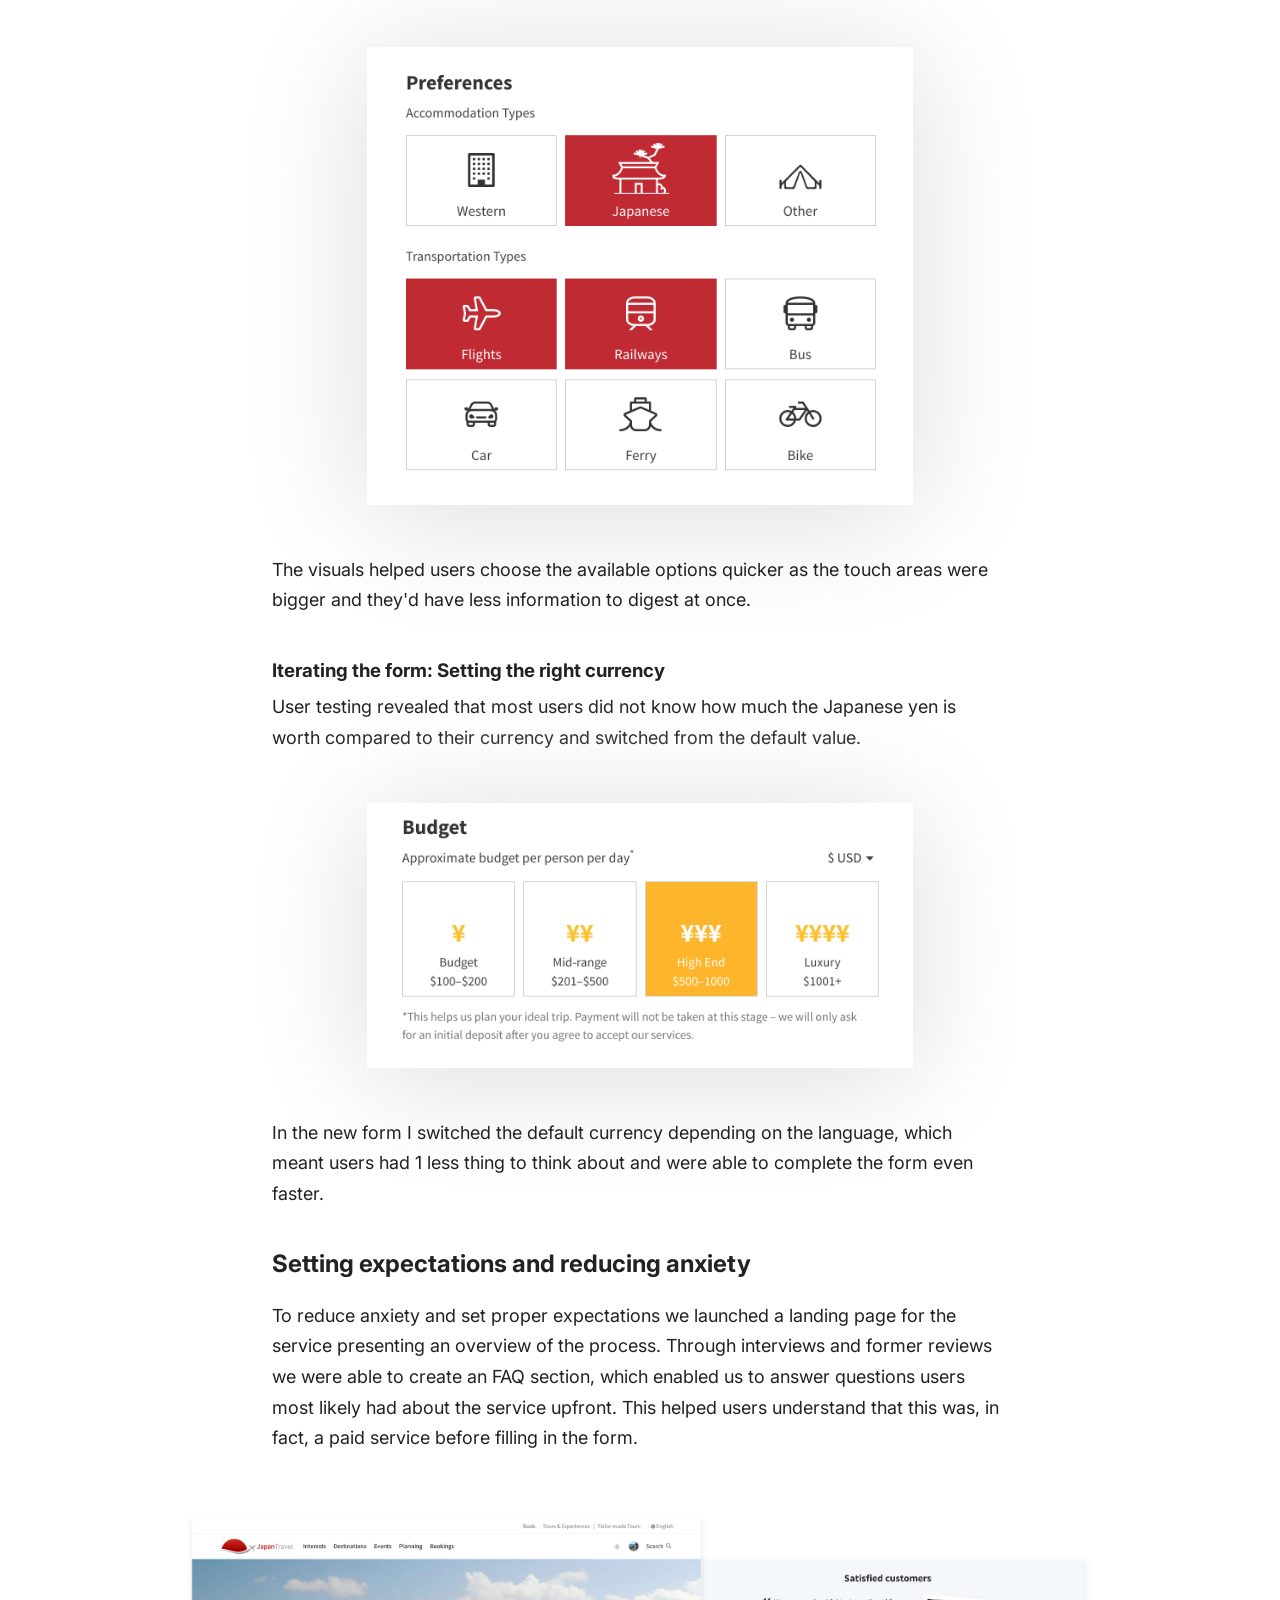
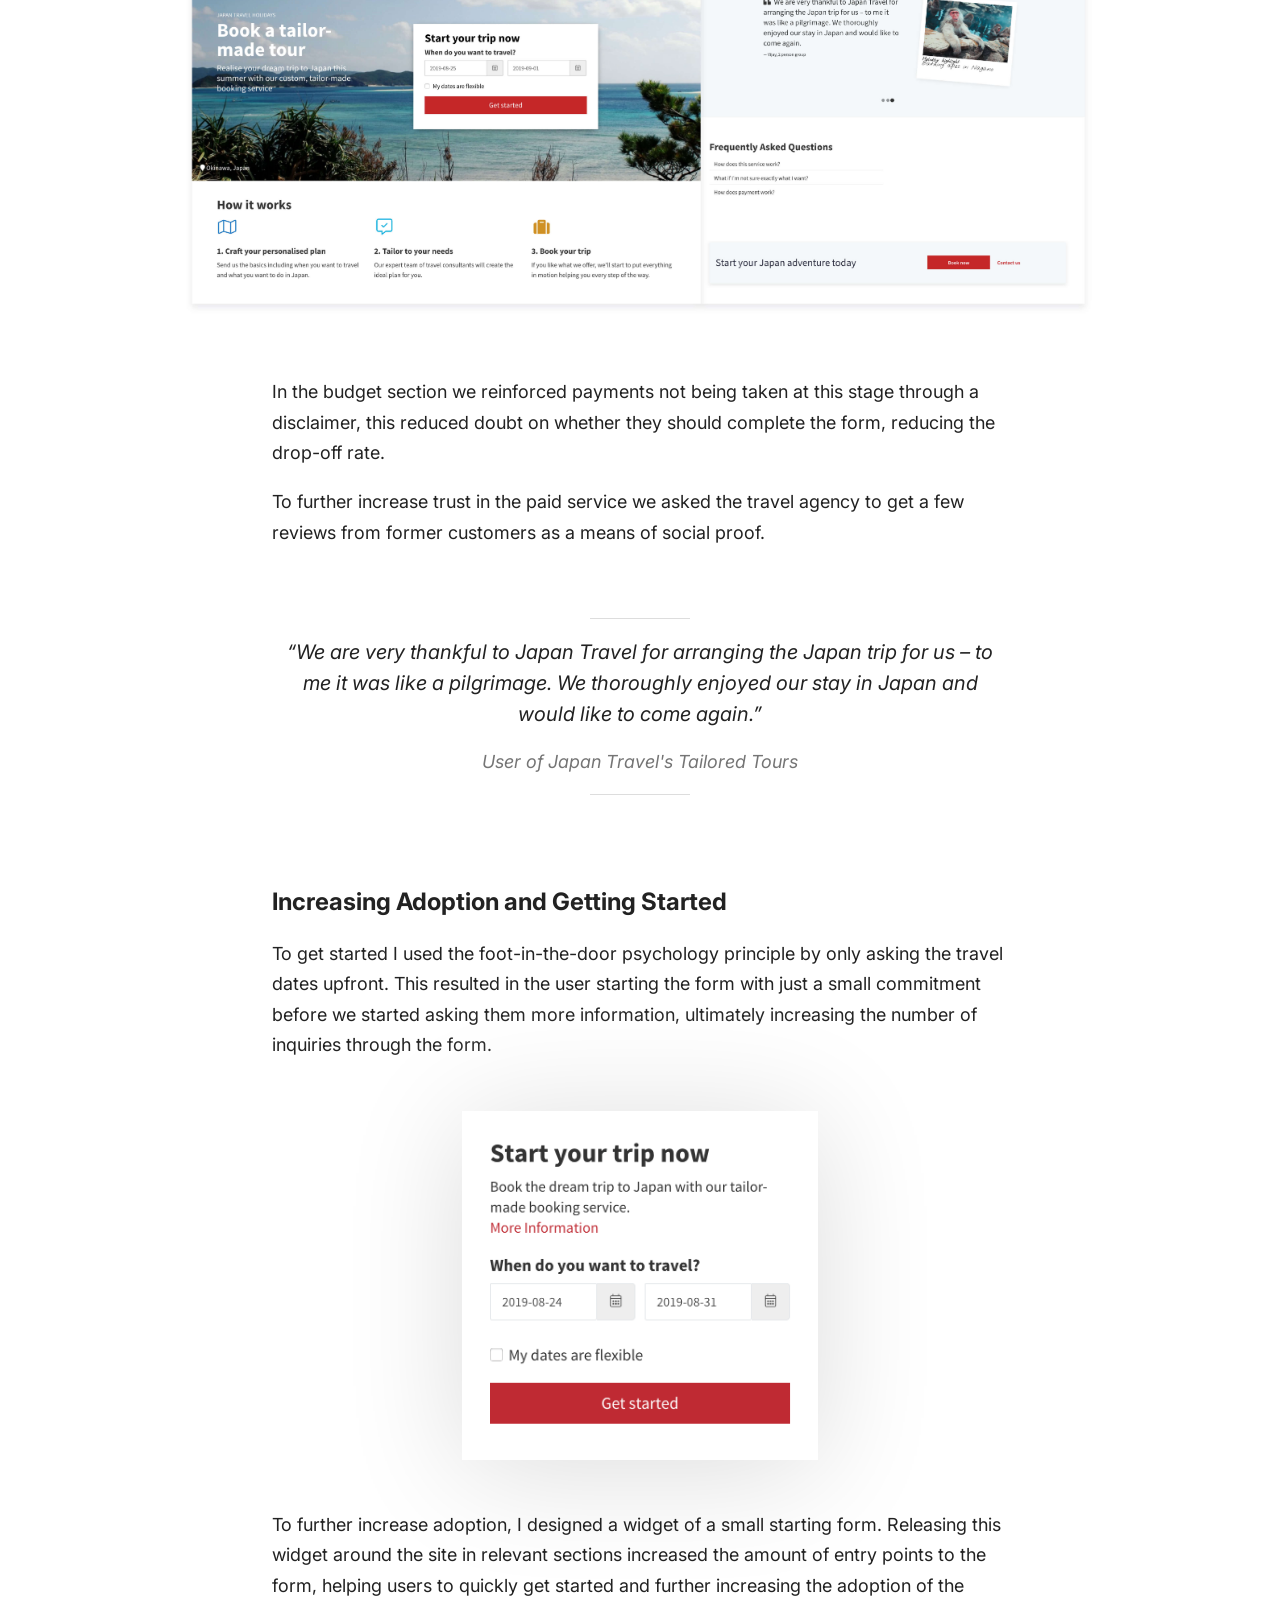
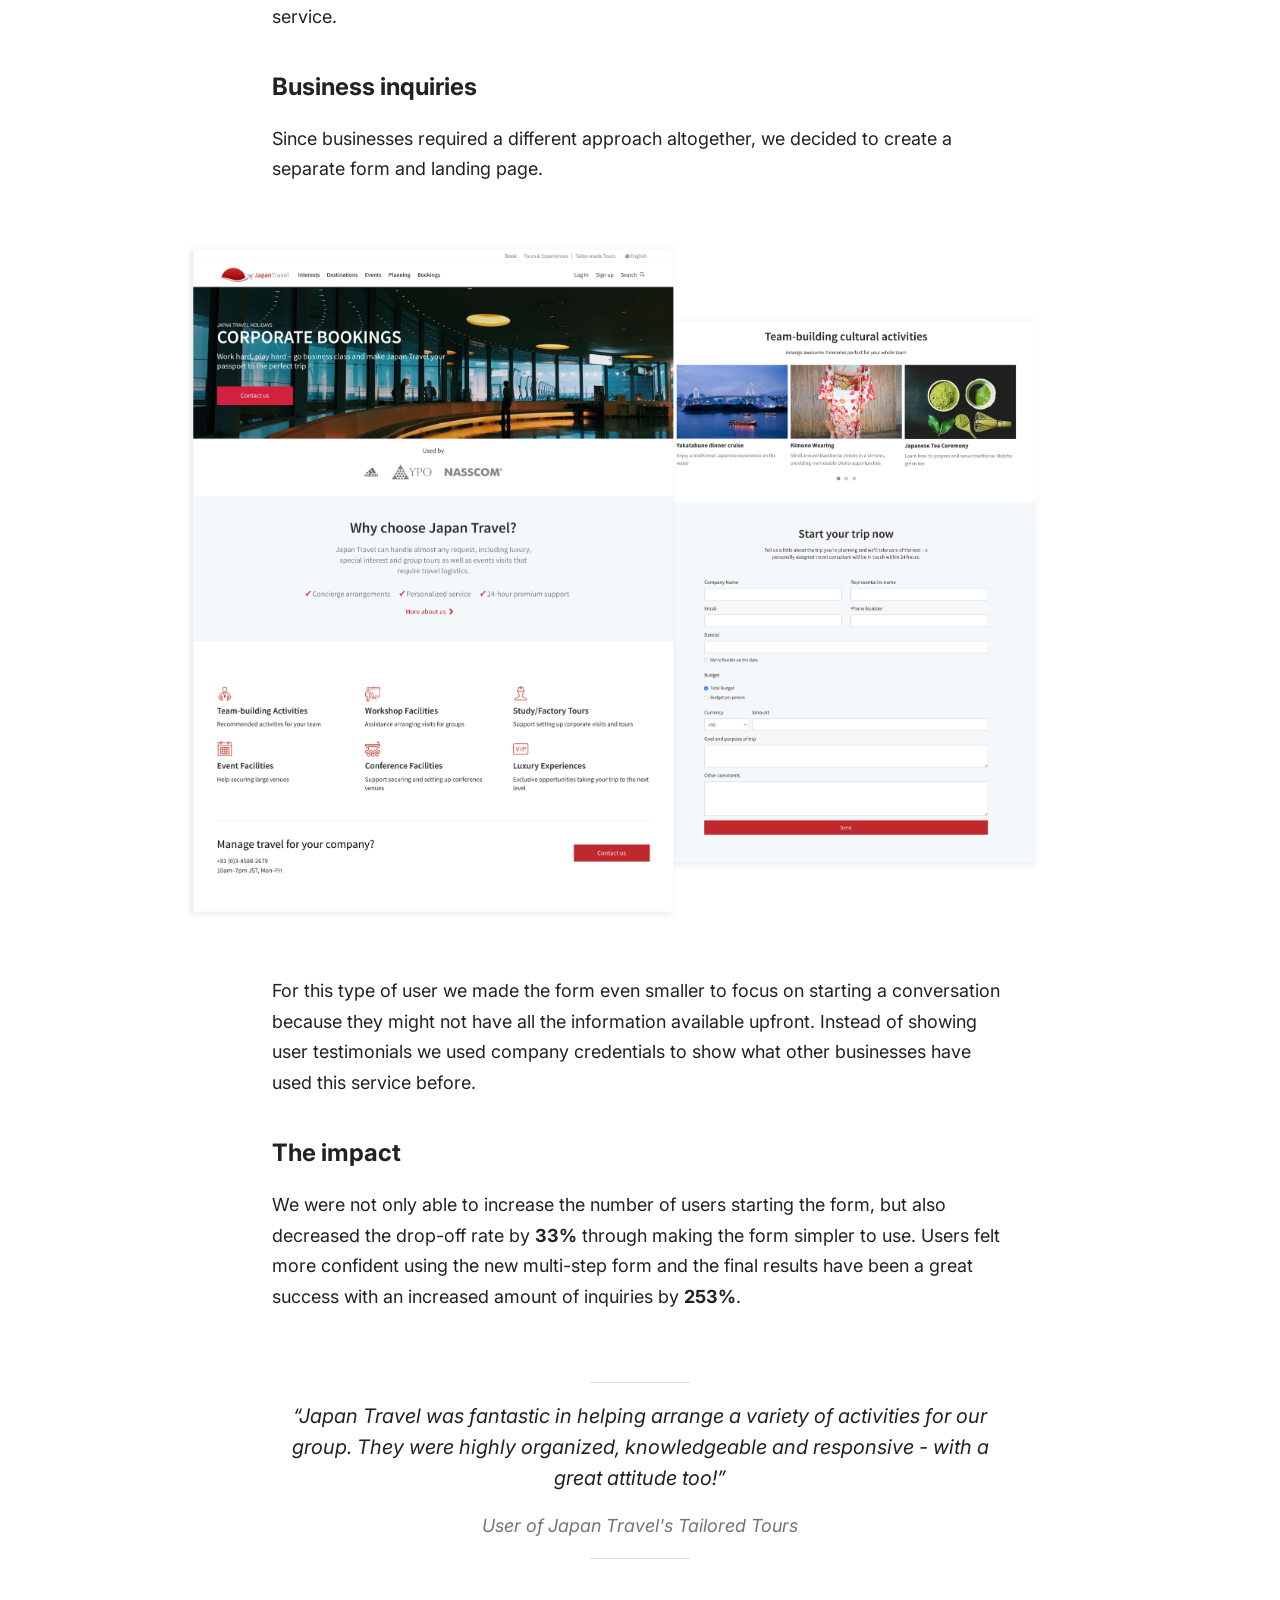
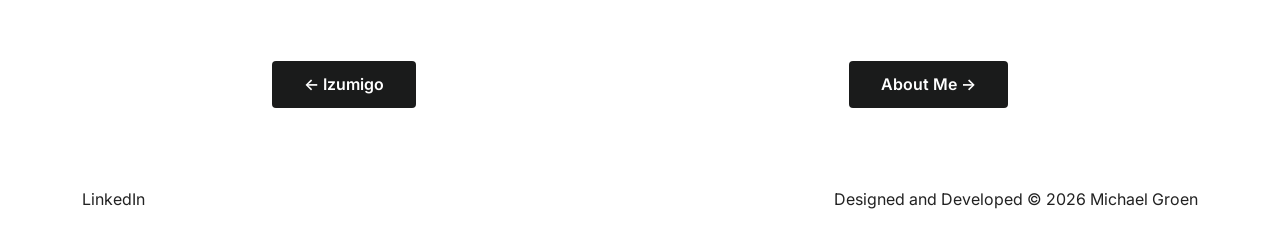
<file: tailored-tours.html>
<!doctype html>
<html class="no-js" lang="en">

<head>
      <!-- Global site tag (gtag.js) - Google Analytics -->
  <script async src="https://www.googletagmanager.com/gtag/js?id=UA-145173156-1"></script>
  <script>
    window.dataLayer = window.dataLayer || [];
    function gtag(){dataLayer.push(arguments);}
    gtag('js', new Date());

    gtag('config', 'UA-145173156-1');
  </script>


  <link rel="preconnect" href="https://fonts.googleapis.com">
  <link rel="preconnect" href="https://fonts.gstatic.com" crossorigin>
  <link href="https://fonts.googleapis.com/css2?family=Inter:wght@200;400;500;600;700" rel="stylesheet">

  <meta charset="utf-8">
  <meta name="viewport" content="width=device-width, initial-scale=1">

  <title>Tailored Tours - Product Design Portfolio of Michael Groen</title>
  <meta name="description" content="User Experience Design case study of JapanTravel's online tailored tour service. JapanTravel has its own Type II-licensed travel agency providing bespoke tours all starting through online inquiries.">

  <link rel="apple-touch-icon" href="apple-touch-icon.png">
  <link rel="shortcut icon" href="favicon.png">

  <link rel="stylesheet" href="css/main.css">

  <link rel="canonical" href="https://michaelgroen.com/tailored-tours.html">

  <!-- facebook -->
  <meta property="og:type" content="website">
  <meta property="og:site_name" content="Michael Groen - Product Designer Portfolio">
  <meta property="og:title" content="Tailored Tours - Product Design Portfolio of Michael Groen">
  <meta property="og:description" content="User Experience Design case study of JapanTravel's online tailored tour service. JapanTravel has its own Type II-licensed travel agency providing bespoke tours all starting through online inquiries.">
  <meta property="og:url" content="https://michaelgroen.com/tailored-tours.html">
  <meta property="og:image" content="https://michaelgroen.com/img/work-tours.jpg">

  <!-- twitter -->
  <meta name="twitter:card" content="summary">
  <meta name="twitter:site" content="@GroenMhg">
  <meta name="twitter:image:alt" content="Portfolio of Michael Groen, a Product Designer based in Tokyo.">  
</head>

<body>
  <!-- Add your site or application content here -->
<header class="container-fluid">
  <nav>
    <a class="topnav__logo" href="index.html">MG.</a>
    <ul class="topnav">
      <li class="topnav__item "><a href="index.html">Work</a></li>
      <li class="topnav__item "><a href="about.html">About</a></li>
    </ul>
  </nav>
</header>

  <main class="">
    <article class="container project">
      <section class="introduction">
        <div class="row">
          <div class="col col-md-10 offset-md-1 col-lg-8 offset-lg-2">
            <h1 class="introduction__title"><a href="https://en.japantravel.com" target="_blank" rel="noopener">Japan Travel</a>  owns a Type II-licensed travel agency providing tailored tours starting through online inquiries.</p>
          </div>
        </div>
      </section>


      <section class="">
        <div class="row">
          <div class="col col-lg-10 offset-lg-1">
            <div class="blocks">
              <div class="blocks__item">
                <h3>Core Team</h3>
                <ul class="list list--nostyle">
                  <li>Software Engineer</li>
                  <li>Creative Director</li>
                  <li>Lead Designer (Me)</li>
                </ul>
              </div>

              <div class="blocks__item">
                <h3>My Role</h3>
                <ul class="list list--nostyle">
                  <li>User research</li>
                  <li>Product Design</li>
                  <li>Front-end Development</li>
                </ul>
              </div>

              <div class="blocks__item">
                <h3>The Impact</h3>
                <ul class="list">
                  <li>Increased inquiries by <strong>253%</strong></li>
                  <li>Decreased drop-off rate by <strong>33%</strong></li>              
                  <li>Increased user satisfaction</li>      
                </ul>
              </div>
            </div>
          </div>
        </div>
      </section>



      <section class="body">
        <div class="row">
          <div class="col col-md-10 offset-md-1 col-lg-8 offset-lg-2">
            <h2>The Challenge</h2>
            <p>Japan Travel's online travel agency crafts tailored tours for travelers varying from individuals to large company groups. Previously, this journey started at a long tedious online form with an abundance of optional questions to fill in.</p>
          </div>
        </div>

        <div class="row justify-center">
          <div class="col col-lg-6">
            <figure>
              <img class="img-responsive img--border" src="img/tours/tours-oldsnapshot.jpg" alt="Snapshot of Japan Travel's previous inquiry form">
              <figcaption>A small snapshot of the previous form</figcaption>
            </figure>
          </div>
        </div>

        <div class="row">
          <div class="col col-md-10 offset-md-1 col-lg-8 offset-lg-2">
            <p>Our high-level goals were to turn this first online touchpoint into a more pleasant experience and to increase the number of bookings.</p>       
          </div>
        </div>




        <div class="row">
          <div class="col col-md-10 offset-md-1 col-lg-8 offset-lg-2">
            <h2>Setting the right metrics</h2>         
            <p>When starting this project, metrics weren't set nor tracked. To improve the outcome, I first had to define what a more pleasant experience meant and define how we could measure this.</p>
            <p>Using Google's <a href="https://www.dtelepathy.com/ux-metrics" target="_blank" rel="noopener">HEART framework</a> as an aid I decided that we should focus on 3 key goals: adoption rate, task success, and user happiness.</p>
          </div>
        </div>
        <div class="row justify-center">
          <div class="col col-lg-10">
            <div class="table-responsive">
              <table class="table table--tours">            
                <thead class="thead-dark">
                  <tr>
                    <th></th>
                    <th>Goal</th>
                    <th>Signal</th>
                    <th>Metrics</th>
                  </tr>
                </thead>
                <tbody>
                  <tr>
                    <th>Adoption</th>
                    <td>Increase the number of bookings per month</td>
                    <td>Rate of users using the service, Number of bookings</td>
                    <td>
                      <ul>
                        <li>Number of started inquiries</li>
                        <li>Number of inquiries</li>
                        <li>Number of bookings</li>                        
                      </ul>
                    </td>
                  </tr>

                  <tr>
                    <th>Task Success</th>
                    <td>Users to book a tailored tour</td>
                    <td>Number of successful inquiries</td>
                    <td>
                      <ul>
                        <li>Number of inquiries</li>
                        <li>Drop off rate</li>
                        <li>Completion time</li>
                      </ul>
                    </td>
                  </tr>  

                  <tr>
                    <th>Happiness</th>
                    <td>The service is effortless and useful</td>
                    <td>Anxiety and stress, user satisfaction, excitement</td>
                    <td>
                      <ul>
                        <li>5-star rating system</li>
                        <li>User feedback</li>
                      </ul>
                    </td>
                  </tr>                   
                </tbody>
              </table>
            </div>
          </div>
        </div>

        <div class="row">
          <div class="col col-md-10 offset-md-1 col-lg-8 offset-lg-2">
            <h2>Discovery: Gathering insights</h2>
            <p>Before jumping into the design phase I had to gain more clarity on what the actual problems were and had to do more research. I started by interviewing our travel agency members who were in direct contact with our target users to figure out what information was essential for them to start crafting a tailored tour.</p>

            <p>Next, I used <a href="https://hotjar.com" target="_blank" rel="noopener">Hotjar</a> to review click and hover heatmaps, and recordings of the users using the form. This enabled me to see what questions users would skip, be stuck upon or have trouble answering.</p>

            <p>Last, I reviewed former inquiries to get familiar with the user's vocabulary and to find out common questions that weren't available in the form yet.</p>

          </div>
        </div>
        <div class="row">
          <div class="col col-md-10 offset-md-1 col-lg-8 offset-lg-2">
            <h2>The insights</h2>
            <p>Combining the results of the research led to a few common themes:</p>

            <div class="blocks blocks--wide">
              <div class="blocks__item">
                <h3>Too many options</h3>
                <p>The form tried catering to all kinds of travelers at once, leading to unnecessary and even distracting options for the majority of users. It was so big that users would feel overwhelmed at first sight and instantly drop off.</p>
              </div>
            
              <div class="blocks__item">
                <h3>Reading fatigue</h3>
                <p>Users had to read a lot and weren’t excited about filling in the form. It felt dull and it contained a lot of text without a clear hierarchy to lead the eye.</p>
              </div>

              <div class="blocks__item">
                <h3>Unexpected outcomes</h3>
                <p>User interviews revealed that users did not understand the process of the service and that there were uncertainties about the outcome. They had questions such as whether this was a paid service and if it were when they'd had to pay.</p>
              </div>
            </div>
          </div>
        </div>

        <div class="row">
          <div class="col col-md-10 offset-md-1 col-lg-8 offset-lg-2">

            <h2>The result: A new flow</h2>
            <p>The revised touchpoint now consists of an effortless multi-step application form with an upfront explanation of the service, social credentials, and a personal thank you upon completion.</p>
          </div>
        </div>

        <div class="row justify-center">
          <div class="col">
            <figure>
              <img class="img-responsive" src="img/tours/tours-process.jpg" alt="Process overview of Japan Travel's new inquiry form">
            </figure>
          </div>
        </div>



        <div class="row">
          <div class="col col-md-10 offset-md-1 col-lg-8 offset-lg-2">

            <h2>Chunking information</h2>
            <p>Combining the insights of the interviews and recordings I was able to reduce the number of questions and options in the form, enabling the users to go through the form quicker. With multiple iterations, I was able to group these questions into 4 themes to reduce cognitive load.</p>

          </div>
        </div>

        <div class="row justify-center">
          <div class="col col-md-10 col-lg-8">
            <div class="rl-multi-step">
              <ul class="rl-multi-step-list">
                <li class="rl-multi-step-item rl-multi-step-item--done">
                  <div class="rl-item-wrap">
                    <p class="rl-item-title">
                      <span class="stepform-visible-xs">1</span>
                      <span class="stepform-hidden-xs">About you</span>
                    </p>
                  </div>
                </li>
                <li class="rl-multi-step-item rl-multi-step-item--current" >
                  <div class="rl-item-wrap">
                    <p class="rl-item-title">
                      <span class="stepform-visible-xs">2</span>
                      <span class="stepform-hidden-xs">Your trip</span>
                    </p>
                  </div>
                </li>
                <li class="rl-multi-step-item disabled">
                  <div class="rl-item-wrap">
                    <p class="rl-item-title">
                      <span class="stepform-visible-xs">3</span>
                      <span class="stepform-hidden-xs">Your group</span>
                    </p>
                  </div>
                </li>
                <li class="rl-multi-step-item disabled">
                  <div class="rl-item-wrap">
                    <p class="rl-item-title">
                      <span class="stepform-visible-xs">4</span>
                      <span class="stepform-hidden-xs">Preferences</span>
                    </p>
                  </div>
                </li>
              </ul>
            </div>
          </div>
        </div>



            <ol class="stepform-visible-xs">
              <li>About you</li>
              <li>Your trip</li>
              <li>Your group</li>
              <li>Preferences</li>
            </ol>




        <div class="row">
          <div class="col col-md-10 offset-md-1 col-lg-8 offset-lg-2">
            <h2>Visualizing the form</h2>
            <p>Chunking the form was a good first step, however, the form would still feel dull and wasn’t fun at all to fill in. Not something you'd want to experience as a first starting point of something that’s supposed to be an exciting holiday. To make the form feel less form-like I used various icons and visuals so that users would have to read less and could focus on quickly filling in the form.</p>
          </div>
        </div>

        <div class="row justify-center">
          <div class="col col-md-10 col-lg-6">
            <figure>
              <img class="img-responsive img--shadow" src="img/tours/tours-icons.png" alt="icons in the form">
            </figure>
          </div>
        </div>

        <div class="row">
          <div class="col col-md-10 offset-md-1 col-lg-8 offset-lg-2">            
            <p>The visuals helped users choose the available options quicker as the touch areas were bigger and they'd have less information to digest at once.</p>
          </div>
        </div>

        <div class="row">
          <div class="col col-md-10 offset-md-1 col-lg-8 offset-lg-2">  
            <h3>Iterating the form: Setting the right currency</h3>          
            <p>User testing revealed that most users did not know how much the Japanese yen is worth compared to their currency and switched from the default value.</p>            
          </div>
        </div>

        <div class="row justify-center">
          <div class="col col-md-10 col-lg-6">
            <figure>
              <img class="img-responsive img--shadow" src="img/tours/tours-budget.png" alt="selecting a budget in the form">
            </figure>
          </div>
        </div>

        <div class="row">
          <div class="col col-md-10 offset-md-1 col-lg-8 offset-lg-2">  
            <p>In the new form I switched the default currency depending on the language, which meant users had 1 less thing to think about and were able to complete the form even faster.</p>
          </div>
        </div>



        <div class="row">
          <div class="col col-md-10 offset-md-1 col-lg-8 offset-lg-2">
            <h2>Setting expectations and reducing anxiety</h2>
            <p>To reduce anxiety and set proper expectations we launched a landing page for the service presenting an overview of the process. Through interviews and former reviews we were able to create an FAQ section, which enabled us to answer questions users most likely had about the service upfront. This helped users understand that this was, in fact, a paid service before filling in the form.</p>
          </div>
        </div>

        <div class="row justify-center">
          <div class="col col-lg-10">
            <figure>
              <img class="img-responsive" src="img/tours/tours-landing-page.jpg" alt="Landing page of the tailored-tour service">
            </figure>
          </div>
        </div>

        <div class="row">
          <div class="col col-md-10 offset-md-1 col-lg-8 offset-lg-2">
            <p>In the budget section we reinforced payments not being taken at this stage through a disclaimer, this reduced doubt on whether they should complete the form, reducing the drop-off rate.</p>

            <p>To further increase trust in the paid service we asked the travel agency to get a few reviews from former customers as a means of social proof.</p>

            <blockquote>
              “We are very thankful to Japan Travel for arranging the Japan trip for us – to me it was like a pilgrimage. We thoroughly enjoyed our stay in Japan and would like to come again.”
              <footer>User of Japan Travel's Tailored Tours</footer>
            </blockquote>
          </div>
        </div>

        <div class="row">
          <div class="col col-md-10 offset-md-1 col-lg-8 offset-lg-2">
            <h2>Increasing Adoption and Getting Started</h2>
            <p>To get started I used the foot-in-the-door psychology principle by only asking the travel dates upfront. This resulted in the user starting the form with just a small commitment before we started asking them more information, ultimately increasing the number of inquiries through the form.</p>
          </div>
        </div>

        <div class="row justify-center">
          <div class="col-10 col-sm-8 col-md-6 col-lg-4">
            <figure>
              <img class="img-responsive img--shadow" src="img/tours/tours-widget.png" alt="widget of the form">
            </figure>
          </div>
        </div>

        <div class="row">
          <div class="col col-md-10 offset-md-1 col-lg-8 offset-lg-2">
            <p>To further increase adoption, I designed a widget of a small starting form. Releasing this widget around the site in relevant sections increased the amount of entry points to the form, helping users to quickly get started and further increasing the adoption of the service.</p>
          </div>
        </div>


        <div class="row">
          <div class="col col-md-10 offset-md-1 col-lg-8 offset-lg-2">
            <h2>Business inquiries</h2>
            <p>Since businesses required a different approach altogether, we decided to create a separate form and landing page.</p>
          </div>
        </div>

        <div class="row justify-center">
          <div class="col col-lg-10">
            <figure>
              <img class="img-responsive" src="img/tours/tours-business.jpg" alt="tailored tours business landing page">
            </figure>
          </div>
        </div>

        <div class="row">
          <div class="col col-md-10 offset-md-1 col-lg-8 offset-lg-2">

            <p>For this type of user we made the form even smaller to focus on starting a conversation because they might not have all the information available upfront. Instead of showing user testimonials we used company credentials to show what other businesses have used this service before.</p>
          </div>
        </div>

        <div class="row">
          <div class="col col-md-10 offset-md-1 col-lg-8 offset-lg-2">
            <h2>The impact</h2>
            <p>We were not only able to increase the number of users starting the form, but also decreased the drop-off rate by <strong>33%</strong> through making the form simpler to use. Users felt more confident using the new multi-step form and the final results have been a great success with an increased amount of inquiries by <strong>253%</strong>.</p>

            <blockquote>
              “Japan Travel was fantastic in helping arrange a variety of activities for our group. They were highly organized, knowledgeable and responsive - with a great attitude too!”
              <footer>User of Japan Travel's Tailored Tours</footer>
            </blockquote>

          </div>
        </div>

      </section>
    </article>
    <div class="container">
      <div class="row justify-center">
        <div class="col col-lg-6 col-md-8 col-sm-10 projects__outro">
          <div>

          <!-- <p><a class="button" href="mailto:mhg.groen@gmail.com">About Me</a></p> -->
          </div>
        </div>
      </div>
    </div>

    <section class="container project-outro">
      <div class="row">
        <div class="col col-md-10 offset-md-1 col-lg-8 offset-lg-2">
          <div class="row">
            <div class="col-12 col-sm-6">                
                <a class="button" href="izumigo.html">← Izumigo</a>
            </div>
            <div class="col-12 col-sm-6 align-right">                
                <a class="button" href="about.html">About Me →</a>
            </div>
          </div>
        </div>
      </div>
    </section>

  </main>
        <footer class="container">
    <div class="row">
      <div class="col-12 col-md-5">
        <ul class="footer-list">
          <li class="footer-list__item"><a href="https://www.linkedin.com/in/groenmhg/" target="_blank" rel="noopener">LinkedIn</a></li>
        </ul>
      </div>
      <div class="col-12 col-md-7">
        <div class="footer__credit">Designed and Developed © <span id="year"></span> Michael Groen</div>
      </div>
    </div>
  </footer>
  <script src="https://cdnjs.cloudflare.com/ajax/libs/gsap/3.10.4/gsap.min.js"></script>

<script src="./js/main.js"></script>
</body>

</html>
</file>
<file: css/main.css>
@charset "UTF-8";
/*! normalize.css v8.0.1 | MIT License | github.com/necolas/normalize.css */
/* Document
   ========================================================================== */
/**
 * 1. Correct the line height in all browsers.
 * 2. Prevent adjustments of font size after orientation changes in iOS.
 */
html {
  line-height: 1.15;
  /* 1 */
  -webkit-text-size-adjust: 100%;
  /* 2 */ }

/* Sections
   ========================================================================== */
/**
 * Remove the margin in all browsers.
 */
body {
  margin: 0; }

/**
 * Render the `main` element consistently in IE.
 */
main {
  display: block; }

/**
 * Correct the font size and margin on `h1` elements within `section` and
 * `article` contexts in Chrome, Firefox, and Safari.
 */
h1 {
  font-size: 2em;
  margin: 0.67em 0; }

/* Grouping content
   ========================================================================== */
/**
 * 1. Add the correct box sizing in Firefox.
 * 2. Show the overflow in Edge and IE.
 */
hr {
  box-sizing: content-box;
  /* 1 */
  height: 0;
  /* 1 */
  overflow: visible;
  /* 2 */ }

/**
 * 1. Correct the inheritance and scaling of font size in all browsers.
 * 2. Correct the odd `em` font sizing in all browsers.
 */
pre {
  font-family: monospace, monospace;
  /* 1 */
  font-size: 1em;
  /* 2 */ }

/* Text-level semantics
   ========================================================================== */
/**
 * Remove the gray background on active links in IE 10.
 */
a {
  background-color: transparent; }

/**
 * 1. Remove the bottom border in Chrome 57-
 * 2. Add the correct text decoration in Chrome, Edge, IE, Opera, and Safari.
 */
abbr[title] {
  border-bottom: none;
  /* 1 */
  text-decoration: underline;
  /* 2 */
  text-decoration: underline dotted;
  /* 2 */ }

/**
 * Add the correct font weight in Chrome, Edge, and Safari.
 */
b,
strong {
  font-weight: bolder; }

/**
 * 1. Correct the inheritance and scaling of font size in all browsers.
 * 2. Correct the odd `em` font sizing in all browsers.
 */
code,
kbd,
samp {
  font-family: monospace, monospace;
  /* 1 */
  font-size: 1em;
  /* 2 */ }

/**
 * Add the correct font size in all browsers.
 */
small {
  font-size: 80%; }

/**
 * Prevent `sub` and `sup` elements from affecting the line height in
 * all browsers.
 */
sub,
sup {
  font-size: 75%;
  line-height: 0;
  position: relative;
  vertical-align: baseline; }

sub {
  bottom: -0.25em; }

sup {
  top: -0.5em; }

/* Embedded content
   ========================================================================== */
/**
 * Remove the border on images inside links in IE 10.
 */
img {
  border-style: none; }

/* Forms
   ========================================================================== */
/**
 * 1. Change the font styles in all browsers.
 * 2. Remove the margin in Firefox and Safari.
 */
button,
input,
optgroup,
select,
textarea {
  font-family: inherit;
  /* 1 */
  font-size: 100%;
  /* 1 */
  line-height: 1.15;
  /* 1 */
  margin: 0;
  /* 2 */ }

/**
 * Show the overflow in IE.
 * 1. Show the overflow in Edge.
 */
button,
input {
  /* 1 */
  overflow: visible; }

/**
 * Remove the inheritance of text transform in Edge, Firefox, and IE.
 * 1. Remove the inheritance of text transform in Firefox.
 */
button,
select {
  /* 1 */
  text-transform: none; }

/**
 * Correct the inability to style clickable types in iOS and Safari.
 */
button,
[type="button"],
[type="reset"],
[type="submit"] {
  -webkit-appearance: button; }

/**
 * Remove the inner border and padding in Firefox.
 */
button::-moz-focus-inner,
[type="button"]::-moz-focus-inner,
[type="reset"]::-moz-focus-inner,
[type="submit"]::-moz-focus-inner {
  border-style: none;
  padding: 0; }

/**
 * Restore the focus styles unset by the previous rule.
 */
button:-moz-focusring,
[type="button"]:-moz-focusring,
[type="reset"]:-moz-focusring,
[type="submit"]:-moz-focusring {
  outline: 1px dotted ButtonText; }

/**
 * Correct the padding in Firefox.
 */
fieldset {
  padding: 0.35em 0.75em 0.625em; }

/**
 * 1. Correct the text wrapping in Edge and IE.
 * 2. Correct the color inheritance from `fieldset` elements in IE.
 * 3. Remove the padding so developers are not caught out when they zero out
 *    `fieldset` elements in all browsers.
 */
legend {
  box-sizing: border-box;
  /* 1 */
  color: inherit;
  /* 2 */
  display: table;
  /* 1 */
  max-width: 100%;
  /* 1 */
  padding: 0;
  /* 3 */
  white-space: normal;
  /* 1 */ }

/**
 * Add the correct vertical alignment in Chrome, Firefox, and Opera.
 */
progress {
  vertical-align: baseline; }

/**
 * Remove the default vertical scrollbar in IE 10+.
 */
textarea {
  overflow: auto; }

/**
 * 1. Add the correct box sizing in IE 10.
 * 2. Remove the padding in IE 10.
 */
[type="checkbox"],
[type="radio"] {
  box-sizing: border-box;
  /* 1 */
  padding: 0;
  /* 2 */ }

/**
 * Correct the cursor style of increment and decrement buttons in Chrome.
 */
[type="number"]::-webkit-inner-spin-button,
[type="number"]::-webkit-outer-spin-button {
  height: auto; }

/**
 * 1. Correct the odd appearance in Chrome and Safari.
 * 2. Correct the outline style in Safari.
 */
[type="search"] {
  -webkit-appearance: textfield;
  /* 1 */
  outline-offset: -2px;
  /* 2 */ }

/**
 * Remove the inner padding in Chrome and Safari on macOS.
 */
[type="search"]::-webkit-search-decoration {
  -webkit-appearance: none; }

/**
 * 1. Correct the inability to style clickable types in iOS and Safari.
 * 2. Change font properties to `inherit` in Safari.
 */
::-webkit-file-upload-button {
  -webkit-appearance: button;
  /* 1 */
  font: inherit;
  /* 2 */ }

/* Interactive
   ========================================================================== */
/*
 * Add the correct display in Edge, IE 10+, and Firefox.
 */
details {
  display: block; }

/*
 * Add the correct display in all browsers.
 */
summary {
  display: list-item; }

/* Misc
   ========================================================================== */
/**
 * Add the correct display in IE 10+.
 */
template {
  display: none; }

/**
 * Add the correct display in IE 10.
 */
[hidden] {
  display: none; }

table {
  border-collapse: collapse; }

/* ==========================================================================
   Base styles: opinionated defaults
   ========================================================================== */
html {
  color: #222;
  font-size: 1em;
  line-height: 1.4; }

::-moz-selection {
  background: #b3d4fc;
  text-shadow: none; }

::selection {
  background: #b3d4fc;
  text-shadow: none; }

/*
 * A better looking default horizontal rule
 */
hr {
  display: block;
  height: 1px;
  border: 0;
  border-top: 1px solid #ccc;
  margin: 1em 0;
  padding: 0; }

/*
 * Remove the gap between audio, canvas, iframes,
 * images, videos and the bottom of their containers:
 * https://github.com/h5bp/html5-boilerplate/issues/440
 */
audio,
canvas,
iframe,
img,
svg,
video {
  vertical-align: middle; }

/*
 * Remove default fieldset styles.
 */
fieldset {
  border: 0;
  margin: 0;
  padding: 0; }

/*
 * Allow only vertical resizing of textareas.
 */
textarea {
  resize: vertical; }

figure {
  margin-left: 0;
  margin-right: 0; }

/* ==========================================================================
   Browser Upgrade Prompt
   ========================================================================== */
.browserupgrade {
  margin: 0.2em 0;
  background: #ccc;
  color: #000;
  padding: 0.2em 0; }

/* ==========================================================================
   Grid
   ========================================================================== */
.container,
.container-fluid,
.container-sm,
.container-md,
.container-lg,
.container-xl,
.container-xxl {
  width: 100%;
  padding-right: var(--bs-gutter-x, 0.75rem);
  padding-left: var(--bs-gutter-x, 0.75rem);
  margin-right: auto;
  margin-left: auto; }

@media (min-width: 576px) {
  .container, .container-sm {
    max-width: 540px; } }

@media (min-width: 768px) {
  .container, .container-sm, .container-md {
    max-width: 720px; } }

@media (min-width: 992px) {
  .container, .container-sm, .container-md, .container-lg {
    max-width: 960px; } }

@media (min-width: 1200px) {
  .container, .container-sm, .container-md, .container-lg, .container-xl {
    max-width: 1140px; } }

@media (min-width: 1400px) {
  .container, .container-sm, .container-md, .container-lg, .container-xl, .container-xxl {
    max-width: 1320px; } }

.row {
  --bs-gutter-x: 1.5rem;
  --bs-gutter-y: 0;
  display: flex;
  flex-wrap: wrap;
  margin-top: calc(var(--bs-gutter-y) * -1);
  margin-right: calc(var(--bs-gutter-x) * -.5);
  margin-left: calc(var(--bs-gutter-x) * -.5); }
  .row > * {
    flex-shrink: 0;
    width: 100%;
    max-width: 100%;
    padding-right: calc(var(--bs-gutter-x) * .5);
    padding-left: calc(var(--bs-gutter-x) * .5);
    margin-top: var(--bs-gutter-y); }

.col {
  flex: 1 0 0%; }

.row-cols-auto > * {
  flex: 0 0 auto;
  width: auto; }

.row-cols-1 > * {
  flex: 0 0 auto;
  width: 100%; }

.row-cols-2 > * {
  flex: 0 0 auto;
  width: 50%; }

.row-cols-3 > * {
  flex: 0 0 auto;
  width: 33.33333%; }

.row-cols-4 > * {
  flex: 0 0 auto;
  width: 25%; }

.row-cols-5 > * {
  flex: 0 0 auto;
  width: 20%; }

.row-cols-6 > * {
  flex: 0 0 auto;
  width: 16.66667%; }

@media (min-width: 576px) {
  .col-sm {
    flex: 1 0 0%; }
  .row-cols-sm-auto > * {
    flex: 0 0 auto;
    width: auto; }
  .row-cols-sm-1 > * {
    flex: 0 0 auto;
    width: 100%; }
  .row-cols-sm-2 > * {
    flex: 0 0 auto;
    width: 50%; }
  .row-cols-sm-3 > * {
    flex: 0 0 auto;
    width: 33.33333%; }
  .row-cols-sm-4 > * {
    flex: 0 0 auto;
    width: 25%; }
  .row-cols-sm-5 > * {
    flex: 0 0 auto;
    width: 20%; }
  .row-cols-sm-6 > * {
    flex: 0 0 auto;
    width: 16.66667%; } }

@media (min-width: 768px) {
  .col-md {
    flex: 1 0 0%; }
  .row-cols-md-auto > * {
    flex: 0 0 auto;
    width: auto; }
  .row-cols-md-1 > * {
    flex: 0 0 auto;
    width: 100%; }
  .row-cols-md-2 > * {
    flex: 0 0 auto;
    width: 50%; }
  .row-cols-md-3 > * {
    flex: 0 0 auto;
    width: 33.33333%; }
  .row-cols-md-4 > * {
    flex: 0 0 auto;
    width: 25%; }
  .row-cols-md-5 > * {
    flex: 0 0 auto;
    width: 20%; }
  .row-cols-md-6 > * {
    flex: 0 0 auto;
    width: 16.66667%; } }

@media (min-width: 992px) {
  .col-lg {
    flex: 1 0 0%; }
  .row-cols-lg-auto > * {
    flex: 0 0 auto;
    width: auto; }
  .row-cols-lg-1 > * {
    flex: 0 0 auto;
    width: 100%; }
  .row-cols-lg-2 > * {
    flex: 0 0 auto;
    width: 50%; }
  .row-cols-lg-3 > * {
    flex: 0 0 auto;
    width: 33.33333%; }
  .row-cols-lg-4 > * {
    flex: 0 0 auto;
    width: 25%; }
  .row-cols-lg-5 > * {
    flex: 0 0 auto;
    width: 20%; }
  .row-cols-lg-6 > * {
    flex: 0 0 auto;
    width: 16.66667%; } }

@media (min-width: 1200px) {
  .col-xl {
    flex: 1 0 0%; }
  .row-cols-xl-auto > * {
    flex: 0 0 auto;
    width: auto; }
  .row-cols-xl-1 > * {
    flex: 0 0 auto;
    width: 100%; }
  .row-cols-xl-2 > * {
    flex: 0 0 auto;
    width: 50%; }
  .row-cols-xl-3 > * {
    flex: 0 0 auto;
    width: 33.33333%; }
  .row-cols-xl-4 > * {
    flex: 0 0 auto;
    width: 25%; }
  .row-cols-xl-5 > * {
    flex: 0 0 auto;
    width: 20%; }
  .row-cols-xl-6 > * {
    flex: 0 0 auto;
    width: 16.66667%; } }

@media (min-width: 1400px) {
  .col-xxl {
    flex: 1 0 0%; }
  .row-cols-xxl-auto > * {
    flex: 0 0 auto;
    width: auto; }
  .row-cols-xxl-1 > * {
    flex: 0 0 auto;
    width: 100%; }
  .row-cols-xxl-2 > * {
    flex: 0 0 auto;
    width: 50%; }
  .row-cols-xxl-3 > * {
    flex: 0 0 auto;
    width: 33.33333%; }
  .row-cols-xxl-4 > * {
    flex: 0 0 auto;
    width: 25%; }
  .row-cols-xxl-5 > * {
    flex: 0 0 auto;
    width: 20%; }
  .row-cols-xxl-6 > * {
    flex: 0 0 auto;
    width: 16.66667%; } }

.col-auto {
  flex: 0 0 auto;
  width: auto; }

.col-1 {
  flex: 0 0 auto;
  width: 8.33333%; }

.col-2 {
  flex: 0 0 auto;
  width: 16.66667%; }

.col-3 {
  flex: 0 0 auto;
  width: 25%; }

.col-4 {
  flex: 0 0 auto;
  width: 33.33333%; }

.col-5 {
  flex: 0 0 auto;
  width: 41.66667%; }

.col-6 {
  flex: 0 0 auto;
  width: 50%; }

.col-7 {
  flex: 0 0 auto;
  width: 58.33333%; }

.col-8 {
  flex: 0 0 auto;
  width: 66.66667%; }

.col-9 {
  flex: 0 0 auto;
  width: 75%; }

.col-10 {
  flex: 0 0 auto;
  width: 83.33333%; }

.col-11 {
  flex: 0 0 auto;
  width: 91.66667%; }

.col-12 {
  flex: 0 0 auto;
  width: 100%; }

.offset-1 {
  margin-left: 8.33333%; }

.offset-2 {
  margin-left: 16.66667%; }

.offset-3 {
  margin-left: 25%; }

.offset-4 {
  margin-left: 33.33333%; }

.offset-5 {
  margin-left: 41.66667%; }

.offset-6 {
  margin-left: 50%; }

.offset-7 {
  margin-left: 58.33333%; }

.offset-8 {
  margin-left: 66.66667%; }

.offset-9 {
  margin-left: 75%; }

.offset-10 {
  margin-left: 83.33333%; }

.offset-11 {
  margin-left: 91.66667%; }

.g-0,
.gx-0 {
  --bs-gutter-x: 0; }

.g-0,
.gy-0 {
  --bs-gutter-y: 0; }

.g-1,
.gx-1 {
  --bs-gutter-x: 0.25rem; }

.g-1,
.gy-1 {
  --bs-gutter-y: 0.25rem; }

.g-2,
.gx-2 {
  --bs-gutter-x: 0.5rem; }

.g-2,
.gy-2 {
  --bs-gutter-y: 0.5rem; }

.g-3,
.gx-3 {
  --bs-gutter-x: 1rem; }

.g-3,
.gy-3 {
  --bs-gutter-y: 1rem; }

.g-4,
.gx-4 {
  --bs-gutter-x: 1.5rem; }

.g-4,
.gy-4 {
  --bs-gutter-y: 1.5rem; }

.g-5,
.gx-5 {
  --bs-gutter-x: 3rem; }

.g-5,
.gy-5 {
  --bs-gutter-y: 3rem; }

@media (min-width: 576px) {
  .col-sm-auto {
    flex: 0 0 auto;
    width: auto; }
  .col-sm-1 {
    flex: 0 0 auto;
    width: 8.33333%; }
  .col-sm-2 {
    flex: 0 0 auto;
    width: 16.66667%; }
  .col-sm-3 {
    flex: 0 0 auto;
    width: 25%; }
  .col-sm-4 {
    flex: 0 0 auto;
    width: 33.33333%; }
  .col-sm-5 {
    flex: 0 0 auto;
    width: 41.66667%; }
  .col-sm-6 {
    flex: 0 0 auto;
    width: 50%; }
  .col-sm-7 {
    flex: 0 0 auto;
    width: 58.33333%; }
  .col-sm-8 {
    flex: 0 0 auto;
    width: 66.66667%; }
  .col-sm-9 {
    flex: 0 0 auto;
    width: 75%; }
  .col-sm-10 {
    flex: 0 0 auto;
    width: 83.33333%; }
  .col-sm-11 {
    flex: 0 0 auto;
    width: 91.66667%; }
  .col-sm-12 {
    flex: 0 0 auto;
    width: 100%; }
  .offset-sm-0 {
    margin-left: 0; }
  .offset-sm-1 {
    margin-left: 8.33333%; }
  .offset-sm-2 {
    margin-left: 16.66667%; }
  .offset-sm-3 {
    margin-left: 25%; }
  .offset-sm-4 {
    margin-left: 33.33333%; }
  .offset-sm-5 {
    margin-left: 41.66667%; }
  .offset-sm-6 {
    margin-left: 50%; }
  .offset-sm-7 {
    margin-left: 58.33333%; }
  .offset-sm-8 {
    margin-left: 66.66667%; }
  .offset-sm-9 {
    margin-left: 75%; }
  .offset-sm-10 {
    margin-left: 83.33333%; }
  .offset-sm-11 {
    margin-left: 91.66667%; }
  .g-sm-0,
  .gx-sm-0 {
    --bs-gutter-x: 0; }
  .g-sm-0,
  .gy-sm-0 {
    --bs-gutter-y: 0; }
  .g-sm-1,
  .gx-sm-1 {
    --bs-gutter-x: 0.25rem; }
  .g-sm-1,
  .gy-sm-1 {
    --bs-gutter-y: 0.25rem; }
  .g-sm-2,
  .gx-sm-2 {
    --bs-gutter-x: 0.5rem; }
  .g-sm-2,
  .gy-sm-2 {
    --bs-gutter-y: 0.5rem; }
  .g-sm-3,
  .gx-sm-3 {
    --bs-gutter-x: 1rem; }
  .g-sm-3,
  .gy-sm-3 {
    --bs-gutter-y: 1rem; }
  .g-sm-4,
  .gx-sm-4 {
    --bs-gutter-x: 1.5rem; }
  .g-sm-4,
  .gy-sm-4 {
    --bs-gutter-y: 1.5rem; }
  .g-sm-5,
  .gx-sm-5 {
    --bs-gutter-x: 3rem; }
  .g-sm-5,
  .gy-sm-5 {
    --bs-gutter-y: 3rem; } }

@media (min-width: 768px) {
  .col-md-auto {
    flex: 0 0 auto;
    width: auto; }
  .col-md-1 {
    flex: 0 0 auto;
    width: 8.33333%; }
  .col-md-2 {
    flex: 0 0 auto;
    width: 16.66667%; }
  .col-md-3 {
    flex: 0 0 auto;
    width: 25%; }
  .col-md-4 {
    flex: 0 0 auto;
    width: 33.33333%; }
  .col-md-5 {
    flex: 0 0 auto;
    width: 41.66667%; }
  .col-md-6 {
    flex: 0 0 auto;
    width: 50%; }
  .col-md-7 {
    flex: 0 0 auto;
    width: 58.33333%; }
  .col-md-8 {
    flex: 0 0 auto;
    width: 66.66667%; }
  .col-md-9 {
    flex: 0 0 auto;
    width: 75%; }
  .col-md-10 {
    flex: 0 0 auto;
    width: 83.33333%; }
  .col-md-11 {
    flex: 0 0 auto;
    width: 91.66667%; }
  .col-md-12 {
    flex: 0 0 auto;
    width: 100%; }
  .offset-md-0 {
    margin-left: 0; }
  .offset-md-1 {
    margin-left: 8.33333%; }
  .offset-md-2 {
    margin-left: 16.66667%; }
  .offset-md-3 {
    margin-left: 25%; }
  .offset-md-4 {
    margin-left: 33.33333%; }
  .offset-md-5 {
    margin-left: 41.66667%; }
  .offset-md-6 {
    margin-left: 50%; }
  .offset-md-7 {
    margin-left: 58.33333%; }
  .offset-md-8 {
    margin-left: 66.66667%; }
  .offset-md-9 {
    margin-left: 75%; }
  .offset-md-10 {
    margin-left: 83.33333%; }
  .offset-md-11 {
    margin-left: 91.66667%; }
  .g-md-0,
  .gx-md-0 {
    --bs-gutter-x: 0; }
  .g-md-0,
  .gy-md-0 {
    --bs-gutter-y: 0; }
  .g-md-1,
  .gx-md-1 {
    --bs-gutter-x: 0.25rem; }
  .g-md-1,
  .gy-md-1 {
    --bs-gutter-y: 0.25rem; }
  .g-md-2,
  .gx-md-2 {
    --bs-gutter-x: 0.5rem; }
  .g-md-2,
  .gy-md-2 {
    --bs-gutter-y: 0.5rem; }
  .g-md-3,
  .gx-md-3 {
    --bs-gutter-x: 1rem; }
  .g-md-3,
  .gy-md-3 {
    --bs-gutter-y: 1rem; }
  .g-md-4,
  .gx-md-4 {
    --bs-gutter-x: 1.5rem; }
  .g-md-4,
  .gy-md-4 {
    --bs-gutter-y: 1.5rem; }
  .g-md-5,
  .gx-md-5 {
    --bs-gutter-x: 3rem; }
  .g-md-5,
  .gy-md-5 {
    --bs-gutter-y: 3rem; } }

@media (min-width: 992px) {
  .col-lg-auto {
    flex: 0 0 auto;
    width: auto; }
  .col-lg-1 {
    flex: 0 0 auto;
    width: 8.33333%; }
  .col-lg-2 {
    flex: 0 0 auto;
    width: 16.66667%; }
  .col-lg-3 {
    flex: 0 0 auto;
    width: 25%; }
  .col-lg-4 {
    flex: 0 0 auto;
    width: 33.33333%; }
  .col-lg-5 {
    flex: 0 0 auto;
    width: 41.66667%; }
  .col-lg-6 {
    flex: 0 0 auto;
    width: 50%; }
  .col-lg-7 {
    flex: 0 0 auto;
    width: 58.33333%; }
  .col-lg-8 {
    flex: 0 0 auto;
    width: 66.66667%; }
  .col-lg-9 {
    flex: 0 0 auto;
    width: 75%; }
  .col-lg-10 {
    flex: 0 0 auto;
    width: 83.33333%; }
  .col-lg-11 {
    flex: 0 0 auto;
    width: 91.66667%; }
  .col-lg-12 {
    flex: 0 0 auto;
    width: 100%; }
  .offset-lg-0 {
    margin-left: 0; }
  .offset-lg-1 {
    margin-left: 8.33333%; }
  .offset-lg-2 {
    margin-left: 16.66667%; }
  .offset-lg-3 {
    margin-left: 25%; }
  .offset-lg-4 {
    margin-left: 33.33333%; }
  .offset-lg-5 {
    margin-left: 41.66667%; }
  .offset-lg-6 {
    margin-left: 50%; }
  .offset-lg-7 {
    margin-left: 58.33333%; }
  .offset-lg-8 {
    margin-left: 66.66667%; }
  .offset-lg-9 {
    margin-left: 75%; }
  .offset-lg-10 {
    margin-left: 83.33333%; }
  .offset-lg-11 {
    margin-left: 91.66667%; }
  .g-lg-0,
  .gx-lg-0 {
    --bs-gutter-x: 0; }
  .g-lg-0,
  .gy-lg-0 {
    --bs-gutter-y: 0; }
  .g-lg-1,
  .gx-lg-1 {
    --bs-gutter-x: 0.25rem; }
  .g-lg-1,
  .gy-lg-1 {
    --bs-gutter-y: 0.25rem; }
  .g-lg-2,
  .gx-lg-2 {
    --bs-gutter-x: 0.5rem; }
  .g-lg-2,
  .gy-lg-2 {
    --bs-gutter-y: 0.5rem; }
  .g-lg-3,
  .gx-lg-3 {
    --bs-gutter-x: 1rem; }
  .g-lg-3,
  .gy-lg-3 {
    --bs-gutter-y: 1rem; }
  .g-lg-4,
  .gx-lg-4 {
    --bs-gutter-x: 1.5rem; }
  .g-lg-4,
  .gy-lg-4 {
    --bs-gutter-y: 1.5rem; }
  .g-lg-5,
  .gx-lg-5 {
    --bs-gutter-x: 3rem; }
  .g-lg-5,
  .gy-lg-5 {
    --bs-gutter-y: 3rem; } }

@media (min-width: 1200px) {
  .col-xl-auto {
    flex: 0 0 auto;
    width: auto; }
  .col-xl-1 {
    flex: 0 0 auto;
    width: 8.33333%; }
  .col-xl-2 {
    flex: 0 0 auto;
    width: 16.66667%; }
  .col-xl-3 {
    flex: 0 0 auto;
    width: 25%; }
  .col-xl-4 {
    flex: 0 0 auto;
    width: 33.33333%; }
  .col-xl-5 {
    flex: 0 0 auto;
    width: 41.66667%; }
  .col-xl-6 {
    flex: 0 0 auto;
    width: 50%; }
  .col-xl-7 {
    flex: 0 0 auto;
    width: 58.33333%; }
  .col-xl-8 {
    flex: 0 0 auto;
    width: 66.66667%; }
  .col-xl-9 {
    flex: 0 0 auto;
    width: 75%; }
  .col-xl-10 {
    flex: 0 0 auto;
    width: 83.33333%; }
  .col-xl-11 {
    flex: 0 0 auto;
    width: 91.66667%; }
  .col-xl-12 {
    flex: 0 0 auto;
    width: 100%; }
  .offset-xl-0 {
    margin-left: 0; }
  .offset-xl-1 {
    margin-left: 8.33333%; }
  .offset-xl-2 {
    margin-left: 16.66667%; }
  .offset-xl-3 {
    margin-left: 25%; }
  .offset-xl-4 {
    margin-left: 33.33333%; }
  .offset-xl-5 {
    margin-left: 41.66667%; }
  .offset-xl-6 {
    margin-left: 50%; }
  .offset-xl-7 {
    margin-left: 58.33333%; }
  .offset-xl-8 {
    margin-left: 66.66667%; }
  .offset-xl-9 {
    margin-left: 75%; }
  .offset-xl-10 {
    margin-left: 83.33333%; }
  .offset-xl-11 {
    margin-left: 91.66667%; }
  .g-xl-0,
  .gx-xl-0 {
    --bs-gutter-x: 0; }
  .g-xl-0,
  .gy-xl-0 {
    --bs-gutter-y: 0; }
  .g-xl-1,
  .gx-xl-1 {
    --bs-gutter-x: 0.25rem; }
  .g-xl-1,
  .gy-xl-1 {
    --bs-gutter-y: 0.25rem; }
  .g-xl-2,
  .gx-xl-2 {
    --bs-gutter-x: 0.5rem; }
  .g-xl-2,
  .gy-xl-2 {
    --bs-gutter-y: 0.5rem; }
  .g-xl-3,
  .gx-xl-3 {
    --bs-gutter-x: 1rem; }
  .g-xl-3,
  .gy-xl-3 {
    --bs-gutter-y: 1rem; }
  .g-xl-4,
  .gx-xl-4 {
    --bs-gutter-x: 1.5rem; }
  .g-xl-4,
  .gy-xl-4 {
    --bs-gutter-y: 1.5rem; }
  .g-xl-5,
  .gx-xl-5 {
    --bs-gutter-x: 3rem; }
  .g-xl-5,
  .gy-xl-5 {
    --bs-gutter-y: 3rem; } }

@media (min-width: 1400px) {
  .col-xxl-auto {
    flex: 0 0 auto;
    width: auto; }
  .col-xxl-1 {
    flex: 0 0 auto;
    width: 8.33333%; }
  .col-xxl-2 {
    flex: 0 0 auto;
    width: 16.66667%; }
  .col-xxl-3 {
    flex: 0 0 auto;
    width: 25%; }
  .col-xxl-4 {
    flex: 0 0 auto;
    width: 33.33333%; }
  .col-xxl-5 {
    flex: 0 0 auto;
    width: 41.66667%; }
  .col-xxl-6 {
    flex: 0 0 auto;
    width: 50%; }
  .col-xxl-7 {
    flex: 0 0 auto;
    width: 58.33333%; }
  .col-xxl-8 {
    flex: 0 0 auto;
    width: 66.66667%; }
  .col-xxl-9 {
    flex: 0 0 auto;
    width: 75%; }
  .col-xxl-10 {
    flex: 0 0 auto;
    width: 83.33333%; }
  .col-xxl-11 {
    flex: 0 0 auto;
    width: 91.66667%; }
  .col-xxl-12 {
    flex: 0 0 auto;
    width: 100%; }
  .offset-xxl-0 {
    margin-left: 0; }
  .offset-xxl-1 {
    margin-left: 8.33333%; }
  .offset-xxl-2 {
    margin-left: 16.66667%; }
  .offset-xxl-3 {
    margin-left: 25%; }
  .offset-xxl-4 {
    margin-left: 33.33333%; }
  .offset-xxl-5 {
    margin-left: 41.66667%; }
  .offset-xxl-6 {
    margin-left: 50%; }
  .offset-xxl-7 {
    margin-left: 58.33333%; }
  .offset-xxl-8 {
    margin-left: 66.66667%; }
  .offset-xxl-9 {
    margin-left: 75%; }
  .offset-xxl-10 {
    margin-left: 83.33333%; }
  .offset-xxl-11 {
    margin-left: 91.66667%; }
  .g-xxl-0,
  .gx-xxl-0 {
    --bs-gutter-x: 0; }
  .g-xxl-0,
  .gy-xxl-0 {
    --bs-gutter-y: 0; }
  .g-xxl-1,
  .gx-xxl-1 {
    --bs-gutter-x: 0.25rem; }
  .g-xxl-1,
  .gy-xxl-1 {
    --bs-gutter-y: 0.25rem; }
  .g-xxl-2,
  .gx-xxl-2 {
    --bs-gutter-x: 0.5rem; }
  .g-xxl-2,
  .gy-xxl-2 {
    --bs-gutter-y: 0.5rem; }
  .g-xxl-3,
  .gx-xxl-3 {
    --bs-gutter-x: 1rem; }
  .g-xxl-3,
  .gy-xxl-3 {
    --bs-gutter-y: 1rem; }
  .g-xxl-4,
  .gx-xxl-4 {
    --bs-gutter-x: 1.5rem; }
  .g-xxl-4,
  .gy-xxl-4 {
    --bs-gutter-y: 1.5rem; }
  .g-xxl-5,
  .gx-xxl-5 {
    --bs-gutter-x: 3rem; }
  .g-xxl-5,
  .gy-xxl-5 {
    --bs-gutter-y: 3rem; } }

/* ==========================================================================
    Navigation
   ========================================================================== */
header {
  top: 0; }

header > nav {
  display: flex;
  justify-content: space-between;
  align-items: center;
  height: 5rem;
  padding: 0 1rem; }

nav a {
  color: #222;
  text-decoration: none; }

.topnav {
  padding: 0;
  margin: 0;
  margin-left: auto;
  display: flex;
  gap: .5rem; }
  .topnav__logo {
    font-weight: 600;
    text-decoration: none;
    font-size: 1.25rem; }
  .topnav__item {
    display: inline-block;
    list-style: none;
    font-weight: 600; }
    .topnav__item--active a {
      opacity: .2; }
    .topnav__item:after {
      margin-left: .5rem;
      content: "·"; }
    .topnav__item:last-child:after {
      display: none; }
    .topnav__item:hover a, .topnav__item:focus a {
      text-decoration: none; }

/* ==========================================================================
   Footer
   ========================================================================== */
footer {
  margin-top: 5rem;
  margin-bottom: 2rem;
  align-items: center; }

@media (min-width: 768px) {
  .footer__credit {
    text-align: right;
    margin-left: auto; }
  .footer-list {
    margin-top: 0;
    margin-bottom: 0; } }

.footer-list {
  padding: 0; }

.footer-list__item {
  display: inline-block;
  list-style: none;
  margin-right: 1rem;
  color: #222; }

.footer-list__item a {
  color: #222;
  text-decoration: none; }

.footer-list__item a:hover,
.footer-list__item a:focus {
  text-decoration: underline; }

/* ==========================================================================
   General components
   ========================================================================== */
html {
  scroll-behavior: smooth; }

*,
*:before,
*:after {
  -webkit-box-sizing: border-box;
  -moz-box-sizing: border-box;
  box-sizing: border-box; }

body {
  background-color: #fff;
  color: #222;
  font-family: 'Inter', sans-serif;
  -webkit-font-smoothing: antialiased;
  -moz-osx-font-smoothing: grayscale;
  text-rendering: optimizeLegibility; }

figure {
  margin: 0;
  margin-top: 2em;
  margin-bottom: 2em; }

h1 {
  margin-bottom: 0; }

a {
  color: inherit; }

a:focus, a:hover {
  text-decoration: underline; }

.hover-reveal {
  position: absolute;
  width: 300px;
  height: 200px;
  pointer-events: none;
  overflow: hidden;
  opacity: 0;
  transform: scale(0.8);
  transition: all .5s ease-out; }
  .hover-reveal img {
    width: 100%;
    height: 100%;
    object-fit: cover;
    position: relative;
    transition: transform .4s ease-out;
    z-index: 999;
    filter: drop-shadow(0px 42px 17px rgba(0, 0, 0, 0.01)) drop-shadow(0px 24px 14px rgba(0, 0, 0, 0.03)) drop-shadow(0px 10px 10px rgba(0, 0, 0, 0.04)); }

.d-none {
  display: none; }

.d-block {
  display: block; }

@media (min-width: 768px) {
  .d-md-inline {
    display: inline; } }

.pf-intro__copy {
  font-size: 2.75rem;
  font-weight: 600;
  line-height: 1.25;
  margin: 5rem 0 7.5rem;
  letter-spacing: -.02em;
  font-weight: 600; }
  @media (min-width: 992px) {
    .pf-intro__copy {
      font-size: 3.75rem; } }

.pf-subtitle {
  font-size: 1.125rem;
  margin-left: auto;
  position: relative;
  display: flex;
  align-items: center;
  margin-left: auto;
  margin-bottom: 1.75rem; }
  .pf-subtitle:before {
    content: '';
    display: block;
    width: 6.75rem;
    border-top: 1px solid black;
    margin-right: 1.25rem; }

.pf-projects {
  margin-top: 8rem; }

.pf-project {
  list-style: none;
  margin: 0;
  padding: 0;
  margin-top: 4rem; }
  .pf-project__item {
    position: relative;
    border-top: 1px solid #ddd;
    display: flex;
    width: 100%;
    transition: opacity .3s ease; }
    .pf-project__item:focus-within, .pf-project__item:hover {
      opacity: 1 !important; }
  .pf-project a {
    color: #222;
    display: flex;
    width: 100%;
    padding: 1.5rem .5rem;
    transition: color .3s ease, background-color .3s ease;
    text-decoration: none; }
    .pf-project a:hover {
      background-color: black;
      color: white;
      text-decoration: none; }
      .pf-project a:hover svg {
        fill: white; }
  .pf-project__title {
    font-size: 2rem;
    line-height: 1.125;
    margin: 0; }
  .pf-project__meta {
    font-size: 1.125rem;
    margin: 0;
    margin-top: .25rem; }
  .pf-project span {
    margin-left: auto; }

.d-block {
  display: block; }

.justify-center {
  justify-content: center; }

/* buttons */
.button {
  display: inline-block;
  padding: .75rem 2rem;
  font-size: 1rem;
  background-color: #1a1b1b;
  color: #fff;
  border-radius: 4px;
  text-decoration: none;
  transition: background-color .3s;
  font-weight: 600; }
  .button:hover, .button:focus {
    text-decoration: none;
    background-color: #000;
    color: #fff; }

.align-right {
  text-align: right; }

.project-outro {
  margin-top: 2rem; }

.outro__name {
  font-style: italic; }

/* images */
.img-responsive {
  max-width: 100%;
  height: auto; }

.img-mask {
  position: relative;
  padding-top: 66.6%;
  background-color: #ccc;
  border-radius: 4px;
  overflow: hidden; }

.img-mask--169 {
  padding-top: 56.25%; }

.img--border {
  border: 1px solid #ddd; }

.img--shadow {
  box-shadow: #dcdcdc 0px 10px 120px 0px; }

.img-mask img {
  position: absolute;
  top: 0;
  left: 0;
  border-radius: 4px; }

.case {
  padding: 0;
  margin-bottom: 2rem; }

.case-item {
  list-style: none;
  padding-top: 1.25rem;
  padding-bottom: 1.25rem;
  font-size: 1.125rem;
  padding-top: 2.5rem;
  padding-bottom: 2.5rem;
  border-top: 1px solid #eee; }
  .case-item:last-of-type {
    border-bottom: 1px solid #eee; }
  .case-item__overview {
    margin-top: 1rem; }
  .case-item__image {
    margin-top: 0;
    margin-bottom: 0; }
  .case-item__image-link img {
    transition: .5s;
    transform: translateZ(0) scale(1);
    backface-visibility: hidden; }
  .case-item__image-link:hover img {
    transform: translateZ(0) scale(1.08); }
  .case-item__title {
    margin: 0;
    margin-bottom: 1rem;
    font-size: 2rem;
    line-height: 1.25; }
  .case-item__description {
    margin-top: 0;
    line-height: 1.5555; }
  .case-item__link {
    display: inline-block;
    font-weight: 600;
    padding: .75rem 1.25rem;
    border: 1px solid #ddd;
    border-radius: 500rem;
    text-decoration: none;
    color: #121212;
    text-align: center;
    transition: color .3s ease, background-color .3s ease; }
    .case-item__link:hover, .case-item__link:focus {
      color: #fff;
      background-color: #000;
      text-decoration: none; }

@media (min-width: 576px) {
  .case-item,
  .case-item:last-of-type {
    border: none; } }

@media (min-width: 768px) {
  li.case-item:nth-child(even) {
    flex-direction: row-reverse; }
  .case-item__overview {
    margin-top: 0;
    display: flex;
    flex-direction: column;
    justify-content: center; } }

@media (min-width: 768px) {
  .case-item__description {
    margin-bottom: 2.5rem; } }

.not-found {
  display: flex;
  flex-direction: column;
  height: calc(100vh - 17.375rem);
  justify-content: center;
  min-height: 15rem; }

@media (min-width: 768px) {
  .not-found {
    height: calc(100vh - 13.375rem); } }

/* ==========================================================================
   Case studies
   ========================================================================== */
.rs {
  background-color: #f9f9f9;
  border-radius: 4px;
  padding-top: 1em;
  padding-bottom: 1em;
  margin-top: 1em;
  margin-bottom: 1em;
  height: 100%; }

.rs__title {
  text-align: center; }

.rs__list {
  list-style: none;
  padding-left: 0;
  text-align: center;
  margin-bottom: 0; }

.overview .overview-block {
  margin: 0;
  padding: 0; }

.overview-blocks {
  display: flex;
  flex-wrap: wrap;
  justify-content: space-between;
  margin-bottom: 2rem;
  margin-top: 2rem; }

.overview-block {
  border-radius: 4px;
  margin: 0.5rem 0rem;
  padding: .5rem 1rem;
  background-color: #f9f9f9;
  width: 100%; }

.list--nostyle {
  list-style: none;
  padding-left: 0; }

@media (min-width: 768px) {
  .overview-block {
    padding: .5rem 2rem;
    width: calc(50% - 8px); }
  .overview-block:last-child {
    width: 100%; } }

@media (min-width: 992px) {
  .overview-block {
    width: calc(50% - 8px); } }

/*        .problems {
          display: flex;
          flex-wrap: wrap;
          justify-content: space-between;
          margin-bottom: 2rem;
          margin-top: 2rem;
        }

        .problem {
          margin: 0.5rem 0rem;
          padding: .5rem 1rem;
          background-color: #f9f9f9;          
          
        }

        @media (min-width: 768px) {
          .problem {
            width: calc(50% - 16px);
            margin: 0.5rem .5rem;
            padding: .5rem 2rem;
          }

          .problem:last-child:nth-of-type(odd) {
            width: 100%;
          }
        }*/
.blocks {
  display: flex;
  flex-wrap: wrap;
  justify-content: space-between;
  margin-bottom: 2rem;
  margin-top: 2rem; }

.blocks--wide .blocks__item {
  width: 100%; }

.blocks__item {
  margin: 0.5rem 0rem;
  padding: .5rem 1rem;
  background-color: #f9f9f9;
  border-radius: 4px;
  width: 100%; }

@media (min-width: 768px) {
  .blocks__item {
    width: calc(50% - 8px);
    padding: .5rem 2rem;
    margin: 0.5rem 0rem; }
  .blocks__item:last-child:nth-of-type(odd) {
    width: 100%; } }

/* ==========================================================================
   home
   ========================================================================== */
.projects__intro {
  height: calc(40vh - 4rem);
  align-items: center;
  display: flex;
  min-height: 10rem;
  max-height: 20rem; }

.projects__title {
  font-size: 1.5em;
  font-weight: 600;
  margin-bottom: 0;
  margin-top: 0; }

.projects__outro {
  text-align: center; }

.projects-cta {
  margin-top: 5rem;
  text-align: center; }
  .projects-cta__title {
    font-size: 2rem; }
  .projects-cta__button {
    font-weight: 600; }

/*
   .projects__title a {
    color: #222;
    text-decoration: underline;
   }

   .projects__title a:hover,
   .projects__title a:focus {
    color: #e32c29;
   }
*/
@media (min-width: 768px) {
  .projects__title {
    text-align: center; } }

figcaption {
  margin-top: .5rem;
  color: #757575;
  font-size: .875rem;
  text-align: center;
  font-style: italic; }

.experience {
  margin: 0;
  padding: 0; }

.experience__item {
  list-style: none;
  margin-bottom: 3rem; }

.experience__title {
  font-size: 1.5rem;
  margin-top: 0;
  margin-bottom: .125rem;
  line-height: 1.25;
  margin-bottom: .5rem; }

.experience__title span {
  font-weight: 400;
  display: inline-block; }

.experience__date {
  color: #757575;
  font-size: .875em;
  margin-bottom: .75rem;
  display: block; }

.experience__subtitle {
  font-weight: 600;
  margin-bottom: 0;
  font-size: 1em;
  line-height: 1.7;
  margin-top: 0; }

.experience__text {
  margin-top: 0;
  margin-bottom: .75rem; }

.experience__text span {
  display: block; }

.experience__list {
  margin-bottom: .75rem;
  list-style-type: disc; }

/* ==========================================================================
   about
   ========================================================================== */
.about p {
  font-size: 1.125rem;
  line-height: 1.7;
  color: #222; }

@media (min-width: 800px) {
  .about {
    margin-top: 5rem; } }

.about__title {
  font-size: 2.75rem;
  font-weight: 600;
  line-height: 1.25;
  letter-spacing: -.02em;
  margin-bottom: 2.5rem; }

.overview {
  background-color: #f9f9f9;
  border-radius: 4px;
  padding-top: 2em;
  padding-bottom: 2em;
  margin-top: 2em;
  margin-bottom: 2em;
  padding: 1em; }

@media (min-width: 768px) {
  .overview {
    padding-left: 0;
    padding-right: 0; } }

.overview ul {
  font-size: 1.125em;
  line-height: 1.55;
  padding-left: 20px; }

.experience {
  font-size: 1.125rem;
  line-height: 1.7;
  color: #222; }

.experience-header {
  display: flex;
  flex-direction: column; }

.experience-title {
  margin-bottom: 0; }

.experience-header__right {
  margin-left: auto;
  display: flex;
  justify-content: center;
  align-items: center;
  margin-bottom: 2rem; }

.bike-card {
  padding: 1em;
  box-shadow: #dcdcdc 0px 10px 120px 0px;
  border-radius: 4px;
  margin-top: 4rem;
  margin-bottom: 4rem; }

.bike-card__title {
  margin-top: 0;
  margin-bottom: .125rem; }

.bike-card__timer {
  display: inline-block;
  margin-left: 0;
  float: right;
  text-alignt: right;
  color: #f99313; }

.bike-card__description {
  font-size: 1em;
  color: #757575;
  line-height: 1.55; }

.table-responsive {
  margin-top: 2em;
  margin-bottom: 2em;
  display: block;
  width: 100%; }

.table--tours td:last-child {
  width: 25%; }

table {
  border-collapse: collapse; }

@media (max-width: 767px) {
  .table th, table td {
    white-space: nowrap; }
  .table-responsive {
    overflow-x: auto; } }

.table {
  width: 100%;
  margin-bottom: 1rem;
  color: #212529; }

.table .thead-dark th {
  color: #fff;
  background-color: #343a40;
  border-color: #454d55;
  text-align: left; }

.table thead th {
  vertical-align: bottom; }

.table td, .table th {
  padding: .75rem;
  vertical-align: top;
  border: 1px solid #dee2e6;
  text-align: left; }

.table ul {
  margin-top: 0;
  padding-left: 20px;
  font-size: 1rem !important; }

.table th,
.table td {
  font-size: 1rem !important; }

.list--nostyle {
  list-style: none;
  padding-left: 0; }

article blockquote {
  font-size: 1.25em;
  padding-top: 2rem;
  padding-bottom: 2rem;
  line-height: 1.55;
  margin-left: 0;
  margin-right: 0;
  font-style: italic;
  text-align: center; }

blockquote footer {
  margin-top: 1em;
  color: #757575;
  font-size: 1.125rem;
  margin-bottom: 0; }

article blockquote:before,
article blockquote:after {
  content: '';
  display: block;
  width: 100px;
  height: 1px;
  margin: 1.125rem auto;
  background: #ddd; }

.project p,
.project ul,
.project ol {
  font-size: 1.125rem;
  line-height: 1.7;
  color: #222; }

.izumigo-card {
  width: 100%;
  text-align: center;
  padding: 2rem .875rem;
  margin-top: 1rem;
  margin-bottom: 1rem;
  border-radius: 2px;
  position: relative;
  background-color: #fff; }

.izumigo-card:before {
  content: "";
  position: absolute;
  top: 0;
  bottom: 0;
  left: 0;
  right: 0;
  z-index: -1;
  border-radius: 2px;
  box-shadow: #dcdcdc 0px 10px 120px 0px; }

.izumigo-cards {
  margin-top: 2rem;
  margin-bottom: 2rem; }

@media (min-width: 768px) {
  .izumigo-cards {
    display: flex;
    justify-content: space-between; }
  .izumigo-card {
    width: 32%; } }

.izumigo-card--blue > h4 {
  color: #1371AB; }

.izumigo-card--green {
  color: #7AA711; }

.izumigo-card--yellow {
  color: #FFD02D; }

.izumigo-card > p {
  font-size: 1rem;
  color: #757575;
  margin-top: .5rem;
  margin-bottom: 0; }

.izumigo-card > h4 {
  margin-top: 0;
  margin-bottom: .5rem; }

.project h3 {
  margin-top: 1.5rem;
  margin-bottom: .25rem; }

.project h3 + p {
  margin-top: 0.5rem; }

.mt-4 {
  margin-top: 4rem; }

.mb-4 {
  margin-bottom: 4rem; }

.introduction__title {
  font-size: 1.75em;
  font-weight: 400;
  line-height: 1.55; }

.introduction__title a {
  font-weight: bold; }

@media (max-width: 575px) {
  .project-outro .button {
    width: 100%;
    text-align: center;
    margin-bottom: 1rem; } }

/******  tailored tours steps ******/
.rl-multi-step {
  margin: 1rem 0; }

@media (min-width: 768px) {
  .rl-multi-step {
    margin: 4rem 0; } }

.rl-multi-step-list {
  position: relative;
  display: flex;
  flex-direction: row;
  justify-content: space-between;
  list-style-type: none;
  padding: 0; }

.rl-multi-step-item {
  position: relative;
  width: 100%;
  margin: 0 0.2rem;
  z-index: 2;
  border-radius: 0.2em; }

.rl-item-wrap {
  padding: .66rem;
  position: relative;
  height: 100%; }

.rl-item-wrap:before,
.rl-item-wrap:after {
  position: absolute;
  left: 0;
  content: ' ';
  width: 100%;
  height: 50.5%;
  z-index: 1;
  background-color: #EBEDEF; }

.rl-item-wrap:before {
  top: 0;
  transform: skew(20deg); }

.rl-item-wrap:after {
  bottom: 0;
  transform: skew(-20deg); }

.rl-multi-step-list .rl-multi-step-item:first-child {
  margin-left: 0; }

.rl-multi-step-item:first-child .rl-item-wrap,
.rl-multi-step-item:last-child .rl-item-wrap {
  width: 100%; }

.rl-multi-step-item:first-child .rl-item-wrap {
  background: linear-gradient(to right, #c1282f 95%, transparent 5%); }

.rl-multi-step-item--done {
  opacity: .6; }

.rl-multi-step-item--current .rl-item-wrap:before,
.rl-multi-step-item--current .rl-item-wrap:after,
.rl-multi-step-item--done .rl-item-wrap:before,
.rl-multi-step-item--done .rl-item-wrap:after {
  background-color: #c1282f; }

.rl-multi-step-item.rl-multi-step-item--current .rl-item-title,
.rl-multi-step-item.rl-multi-step-item--done .rl-item-title {
  color: #fff; }

.rl-multi-step-item.rl-multi-step-item--current .rl-item-title {
  font-weight: 600; }

.rl-multi-step-item--done .rl-multi-step-item:first-child .rl-item-wrap {
  background: linear-gradient(to right, #c1282f 95%, transparent 5%); }

.rl-multi-step-item.current .rl-item-title, .rl-multi-step-item.current .rl-item-subtitle {
  color: #fff;
  font-weight: 600; }

.rl-multi-step-item .rl-item-title, .rl-multi-step-item .rl-item-subtitle {
  position: relative;
  margin: 0;
  z-index: 2; }

.rl-multi-step-item .rl-item-title {
  color: rgba(51, 51, 51, 0.72);
  font-weight: 400;
  font-size: .875rem;
  text-align: center;
  margin: 0; }

.rl-multi-step-item:first-child .rl-item-wrap:before, .rl-multi-step-item:first-child .rl-item-wrap:after {
  left: 50%; }

.rl-multi-step-item:first-child .rl-item-wrap:before, .rl-multi-step-item:first-child .rl-item-wrap:after {
  width: 50%; }

.current .rl-item-wrap:before, .current .rl-item-wrap:after {
  background-color: #c1282f; }

.stepform-hidden-xs {
  display: none; }

@media (min-width: 400px) {
  .stepform-hidden-xs {
    display: block; }
  .stepform-visible-xs {
    display: none; } }

/* ==========================================================================
   Helper classes
   ========================================================================== */
/*
 * Hide visually and from screen readers
 */
.hidden {
  display: none !important; }

/*
* Hide only visually, but have it available for screen readers:
* https://snook.ca/archives/html_and_css/hiding-content-for-accessibility
*
* 1. For long content, line feeds are not interpreted as spaces and small width
*    causes content to wrap 1 word per line:
*    https://medium.com/@jessebeach/beware-smushed-off-screen-accessible-text-5952a4c2cbfe
*/
.sr-only {
  border: 0;
  clip: rect(0, 0, 0, 0);
  height: 1px;
  margin: -1px;
  overflow: hidden;
  padding: 0;
  position: absolute;
  white-space: nowrap;
  width: 1px;
  /* 1 */ }

/*
* Extends the .sr-only class to allow the element
* to be focusable when navigated to via the keyboard:
* https://www.drupal.org/node/897638
*/
.sr-only.focusable:active,
.sr-only.focusable:focus {
  clip: auto;
  height: auto;
  margin: 0;
  overflow: visible;
  position: static;
  white-space: inherit;
  width: auto; }

/*
* Hide visually and from screen readers, but maintain layout
*/
.invisible {
  visibility: hidden; }

/*
* Clearfix: contain floats
*
* For modern browsers
* 1. The space content is one way to avoid an Opera bug when the
*    `contenteditable` attribute is included anywhere else in the document.
*    Otherwise it causes space to appear at the top and bottom of elements
*    that receive the `clearfix` class.
* 2. The use of `table` rather than `block` is only necessary if using
*    `:before` to contain the top-margins of child elements.
*/
.clearfix:before,
.clearfix:after {
  content: " ";
  /* 1 */
  display: table;
  /* 2 */ }

.clearfix:after {
  clear: both; }

/*# sourceMappingURL=main.css.map */
</file>
